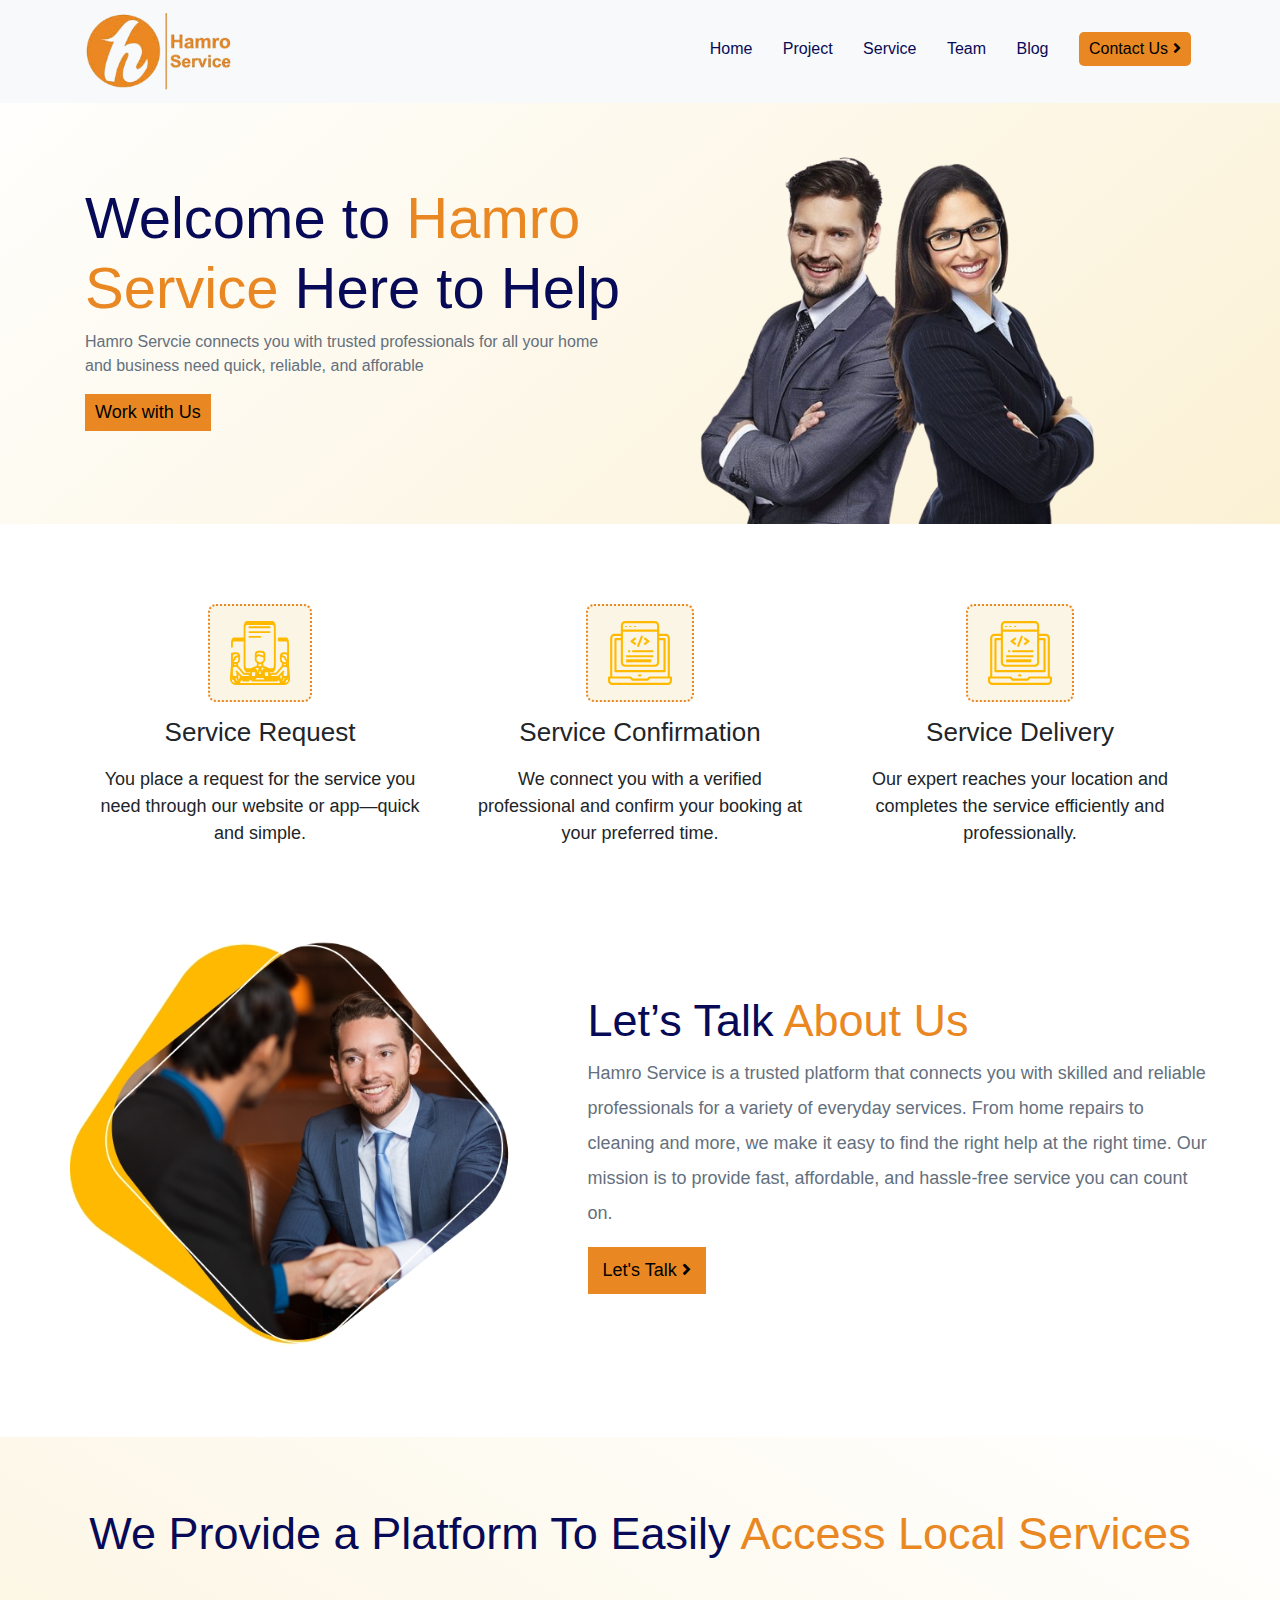
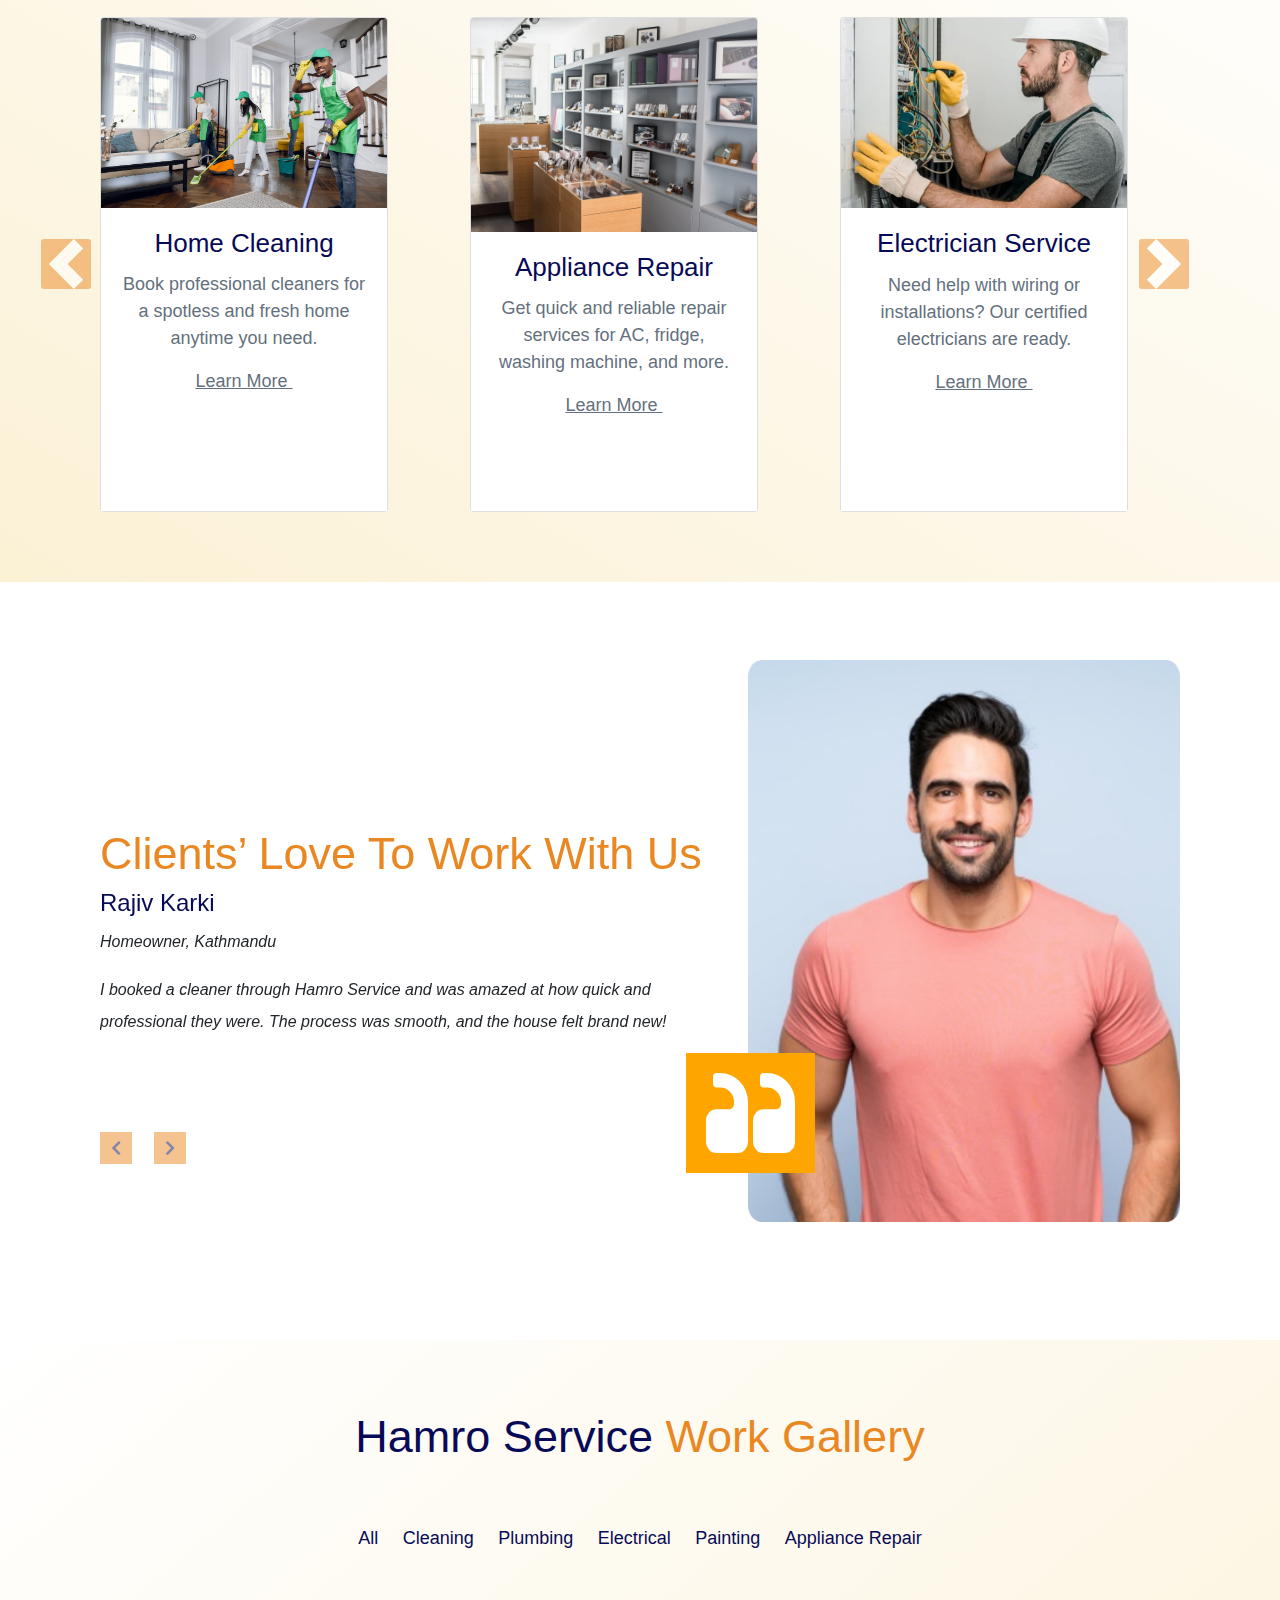
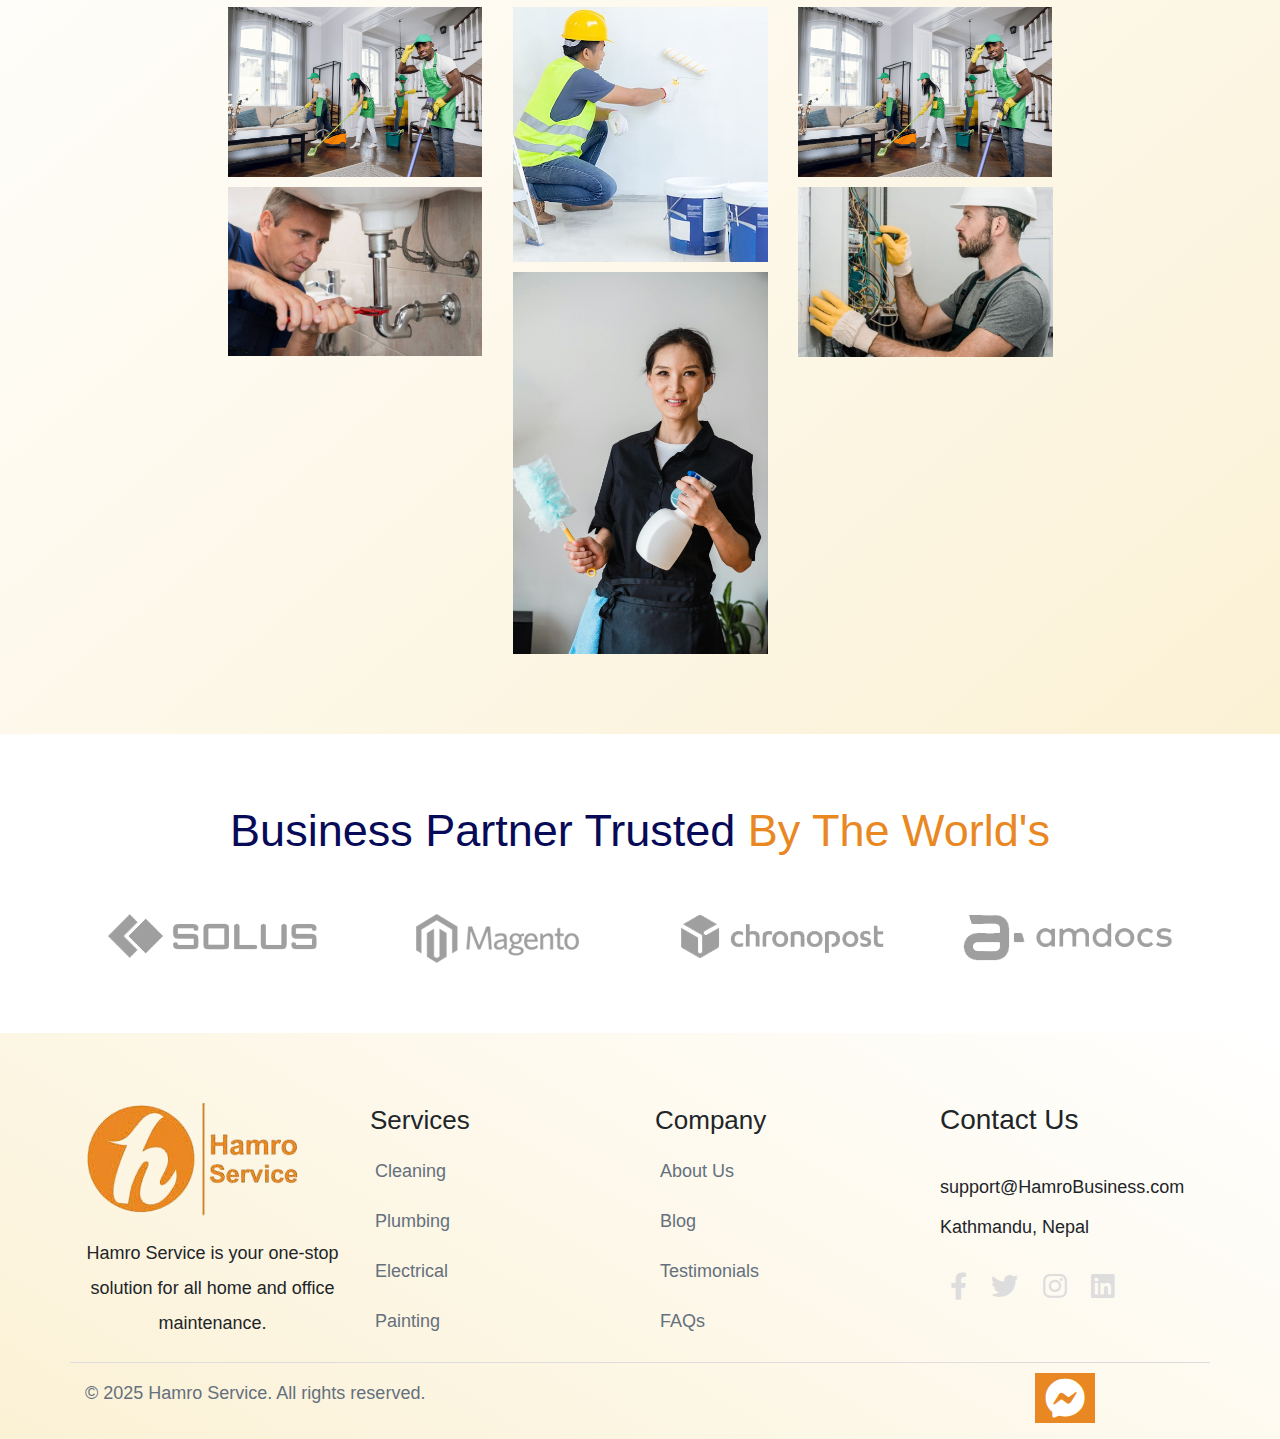
<file: index.html>
<!DOCTYPE html>
<html lang="en">

<head>
    <meta charset="UTF-8">
    <meta name="viewport" content="width=device-width, initial-scale=1.0">
    <title>HamroBusiness</title>
    <!-- Adding Stylesheets -->
    <link rel="stylesheet" href="https://cdnjs.cloudflare.com/ajax/libs/font-awesome/5.7.1/css/all.min.css">
    <link rel="stylesheet" href="https://maxcdn.bootstrapcdn.com/bootstrap/4.0.0/css/bootstrap.min.css"
        integrity="sha384-Gn5384xqQ1aoWXA+058RXPxPg6fy4IWvTNh0E263XmFcJlSAwiGgFAW/dAiS6JXm" crossorigin="anonymous">
    <link rel="stylesheet" href="./asset/css/style.css">
    <link rel="stylesheet" href="./asset/css/responsive.css">
</head>

<body>

    <!-- Header Start  -->
    <section class="header ">
        <!-- Header Navigation Start  -->
        <div class="container header-nav">
            <div class="row">
                <div class="col-md-12">
                    <nav class="navbar navbar-expand-lg navbar-light bg-light main-menu fixed-top ">
                        <div class="container">
                            <a href="#" class="navbar-brand">
                                <img src="./asset/image/Logo.png" alt=" hamrobusinessLogo">
                            </a>
                            <button class="navbar-toggler" data-toggle="collapse" data-target="#beeToggler">
                                <span class="navbar-toggler-icon"><i class="fa fa-bars"></i></span>
                            </button>
                            <div class="collapse navbar-collapse" id="beeToggler">
                                <ul class="navbar-nav ml-auto ">
                                    <li><a href="#">Home</a></li>
                                    &nbsp;
                                    <li><a href="./project.html">Project</a></li>
                                    &nbsp;
                                    <li><a href="./service.html">Service</a></li>
                                    &nbsp;
                                    <li><a href="./team.html">Team</a></li>
                                    &nbsp;
                                    <li><a href="./blog.html">Blog</a></li>
                                    &nbsp;
                                    <li>
                                        <a href="contact-us.html">
                                        <button class="nav-button">Contact Us <i class="fas fa-angle-right"></i> </button>
                                        </a>
                                    </li>
                                    &nbsp;
                                </ul>
                            </div>
                        </div>
                    </nav>
                </div>
            </div>
        </div>

        <!-- Header Navigation End  -->

        <!-- Header Banner Start  -->
        <div class="container header-content ">
            <div class="row ">
                <div class="col-md-6 centralize">
                    <div class="left-content ">
                        <h2>Welcome to <span class="highlight">Hamro Service</span> Here to Help   
                        </h2>
                        <p>
                           Hamro Servcie connects you with trusted professionals for all your home and business need quick, reliable, and afforable 
                        </p>
                        <div class="call-to-action">
                            <button>Work with Us</button>
                        </div>
                    </div>
                </div>
                <div class="col-md-6">
                    <div class="right-content" style="width: 650px;">
                        <img src="asset/image/header.png" alt="headerpicture">
                    </div>
                </div>
            </div>
        </div>


    </section>
    <!-- Header End  -->

    <!-- Work Process Start  -->
        <section class="work-process section-padding" style="background: #fff;">
            <div class="container">
                <div class="row">
                    <div class="col-md-4">
                        <div class="process-block">
                            <img src="./asset/image/discussion.svg" alt="Service Request">
                            <h3>Service Request</h3>
                            <p>You place a request for the service you need through our website or app—quick and simple.</p>
                        </div>
                    </div>
                    <div class="col-md-4">
                        <div class="process-block">
                            <img src="./asset/image/web-design.svg" alt="Service Confirmation">
                            <h3>Service Confirmation</h3>
                            <p>We connect you with a verified professional and confirm your booking at your preferred time.</p>
                        </div>
                    </div>
                    <div class="col-md-4">
                        <div class="process-block">
                            <img src="./asset/image/web-design.svg" alt="Service Delivery">
                            <h3>Service Delivery</h3>
                            <p>Our expert reaches your location and completes the service efficiently and professionally.</p>
                        </div>
                    </div>
                </div>
            </div>

            <div class="row mt-5">
                <div class="col-md-5">
                    <img src="./asset/image/meeting.jpg" alt="Client discussion" class="img img-fluid">
                </div>
                <div class="col-md-7 centralize">
                    <div class="project-discussion ">
                        <h2>Let’s Talk <span class="highlight">About Us</span> </h2>
                        <p>
                           Hamro Service is a trusted platform that connects you with skilled and reliable professionals for a variety of everyday services.
                           From home repairs to cleaning and more, we make it easy to find the right help at the right time.
                           Our mission is to provide fast, affordable, and hassle-free service you can count on.


                        </p>
                      
                        <button>Let's Talk <i class="fas fa-angle-right"></i></button>
                    </div>
                </div>
            </div>
        </div>
    </section>
    <!-- Work Process End  -->

    <!-- Services Start  -->
<section class="services section-padding">
    <div class="container">
        <div class="row">
            <h2 class="text-center w-100 service-heading">We Provide a Platform To Easily
                <span class="highlight">Access Local Services</span> </h2>
        </div>
    </div>

    <div class="container text-center mt-5">
        <div class="row mx-auto my-auto">
            <div id="myCarousel" class="carousel slide w-100" data-ride="carousel">
                <div class=".service-carousel carousel-inner w-100" role="listbox">
                    <div class="carousel-item active">
                        <div class="col-lg-4 col-md-6 col-sm-12 col-12">
                            <div class="card service-card" style="width: 18rem;">
                                <img class="card-img-top"
                                    src="./asset/image/cleaning service.jpeg"
                                    alt="Card image cap">
                                <div class="card-body bg-white">
                                    <h5 class="card-title">Home Cleaning</h5>
                                    <p class="card-text">Book professional cleaners for a spotless and fresh home anytime you need.</p>
                                    <a href="#" class="service-link">Learn More <i class="fas fa-angel-right"></i></a>
                                </div>
                            </div>
                        </div>
                    </div>
                    <div class="carousel-item">
                        <div class="col-lg-4 col-md-6 col-sm-12 col-12">
                            <div class="card service-card" style="width: 18rem;">
                                <img class="card-img-top"
                                    src="./asset/image/carpentar.jpg"
                                    alt="Card image cap">
                                <div class="card-body bg-white">
                                    <h5 class="card-title">Appliance Repair</h5>
                                    <p class="card-text">Get quick and reliable repair services for AC, fridge, washing machine, and more.</p>
                                    <a href="#" class="">Learn More <i class="fas fa-angel-right"></i></a>
                                </div>
                            </div>
                        </div>
                    </div>
                    <div class="carousel-item">
                        <div class="col-lg-4 col-md-6 col-sm-12 col-12">
                            <div class="card service-card" style="width: 18rem;">
                                <img class="card-img-top" src="./asset/image/electrician.jpg"
                                    alt="Card image cap">
                                <div class="card-body bg-white">
                                    <h5 class="card-title">Electrician Service</h5>
                                    <p class="card-text">Need help with wiring or installations? Our certified electricians are ready.</p>
                                    <a href="#" class="">Learn More <i class="fas fa-angel-right"></i></a>
                                </div>
                            </div>
                        </div>
                    </div>
                    <div class="carousel-item">
                        <div class="col-lg-4 col-md-6 col-sm-12 col-12">
                            <div class="card service-card" style="width: 18rem;">
                                <img class="card-img-top"
                                    src="./asset/image/plumbings.jpg"
                                    alt="Card image cap">
                                <div class="card-body bg-white">
                                    <h5 class="card-title">Plumbing Services</h5>
                                    <p class="card-text">Fix leaks, install pipes, or unclog drains with our experienced plumbers.</p>
                                    <a href="#" class="">Learn More <i class="fas fa-angel-right"></i></a>
                                </div>
                            </div>
                        </div>
                    </div>
             

                   
                </div>
                <a class="carousel-control-prev w-auto " href="#myCarousel" role="button" data-slide="prev">
                    <span class="carousel-control-prev-icon service-control-prev" aria-hidden="true"></span>
                    <span class="sr-only">Previous</span>
                </a>
                <a class="carousel-control-next w-auto" href="#myCarousel" role="button" data-slide="next">
                    <span class="carousel-control-next-icon service-control-next" aria-hidden="true"></span>
                    <span class="sr-only">Next</span>
                </a>
            </div>
        </div>
    </div>
</section>


    <!-- Services End  -->

        <!-- Testimonial Start  -->

        <section class="testimonial section-padding">
            <div class="container">
                <div class="card col-md-12 mt-2">
                    <div id="carouselExampleControls" class="carousel slide" data-ride="carousel" data-interval="100000">
                        <div class="w-100 carousel-inner mb-5" role="listbox">
                            <div class="carousel-item active">

                                <div class="row">
                                    <div class="col-lg-7 d-flex flex-column justify-content-center">
                                        <div class="testimonial-description">
                                            <h3> Clients’ Love To Work With Us </h3>
                                            <div class="client-meta-data">
                                                <h5>Rajiv Karki</h5>
                                                <p>Homeowner, Kathmandu</p>
                                                <p class="clients-feedback"> 
                                                    I booked a cleaner through Hamro Service and was amazed at how quick and professional they were.  
                                                    The process was smooth, and the house felt brand new!
                                                </p>
                                            </div>
                                        </div>
                                    </div>
                                    <div class="col-lg-5">
                                        <div class="client-picture">
                                            <img src="asset/image/client.png" alt="" class="img-fluid" />
                                            <img src="asset/image/coma.svg" alt="" class="coma" />
                                        </div>
                                    </div>
                                </div>
                            </div>

                            <!--START php slide-->

                            <div class="carousel-item">
                                <div class="row">
                                    <div class="col-md-7 d-flex flex-column justify-content-center">
                                        <div class="testimonial-description">
                                            <h3> Clients’ Love To Work With Us </h3>
                                            <div class="client-meta-data">
                                                <h5>Sarita Shrestha </h5>
                                                <p>Small Business Owner</p>
                                                <p class="clients-feedback">
                                                    I needed urgent electrical work at my shop. Hamro Service connected me with a skilled electrician in minutes — fast, reliable, and very affordable!
                                                </p>
                                            </div>
                                        </div>
                                    </div>
                                    <div class="col-md-5">
                                        <div class="client-picture">
                                            <img src="asset/image/client 2.png" alt="" style="width: 350px;" />
                                            <img src="./asset/image/coma.svg" alt="" class="coma" />
                                        </div>
                                    </div>
                                </div>
                            </div>

                            <!-- END php-->

                        </div>

                        <a class="carousel-control-prev testimonial-control" href="#carouselExampleControls" role="button"
                            data-slide="prev">
                            <span class="carousel-control-prev-icon testimonial-control-icon" aria-hidden="true"><i
                                    class="fas fa-chevron-left"></i></span>
                            <span class="sr-only">Previous</span>
                        </a>
                        <a class="carousel-control-next testimonial-control" href="#carouselExampleControls" role="button"
                            data-slide="next">
                            <span class="carousel-control-next-icon testimonial-control-icon" aria-hidden="true"><i
                                    class="fas fa-chevron-right"></i></span>
                            <span class="sr-only">Next</span>
                        </a>
                    </div>

                </div>
            </div>
        </section>
        <!-- Testimonial End  -->


            <!-- Portfolio Start  -->

        <section class="portfolio section-padding">
            <div class="container">
                <div class="row">
                    <div class="col-md-12">
                        <h2 class="text-center portfolio-heading">Hamro Service <span class="highlight">Work Gallery</span> </h2>
                    </div>
                </div>
            </div>
            <div class="container mt-5">
                <div class="row">
                    <div class="col-md-12">
                        <div class="portfolio-buttons text-center">
                            <button type="button" class="control" data-filter="all">All</button>
                            <button type="button" class="control" data-filter=".cleaning">Cleaning</button>
                            <button type="button" class="control" data-filter=".plumbing">Plumbing</button>
                            <button type="button" class="control" data-filter=".electrical">Electrical</button>
                            <button type="button" class="control" data-filter=".painting">Painting</button>
                            <button type="button" class="control" data-filter=".appliance">Appliance Repair</button>
                        </div>
                    </div>
                </div>
            </div>
            <div class="container myMixCont text-center" data-ref="mixitup-container">
                <div class="row d-flex justify-content-center ">
                    <div class="col-lg-3 col-md-3 col-sm-6 col-xs-6">
                        <a href="#"><img src="./asset/image/cleaning service.jpeg" class="img-fluid cleaning" data-ref="mixitup-target"></a>
                        <a href="#"><img src="./asset/image/plumbings.jpg" class="img-fluid plumbing" data-ref="mixitup-target"></a>
                    </div>
                    <div class="col-lg-3 col-md-3 col-sm-6 col-xs-6">
                        <a href="#"><img src="./asset/image/painting.jpg" class="img-fluid painting" data-ref="mixitup-target"></a>
                        <a href="#"><img src="./asset/image/cleaning services.jpg" class="img-fluid appliance" data-ref="mixitup-target"></a>
                    </div> 
                    <div class="col-lg-3 col-md-3 col-sm-6 col-xs-6">
                        <a href="#"><img src="./asset/image/cleaning service.jpeg" class="img-fluid plumbing" data-ref="mixitup-target"></a>
                        <a href="#"><img src="./asset/image/electrician.jpg" class="img-fluid electrical" data-ref="mixitup-target"></a> 
                    </div>
                </div>
            </div>
        </section>

    <!-- Partner Start  -->

    <section class="partners section-padding">
        <div class="container">
            <div class="row">
                <div class="col-md-12">
                    <h2 class="text-center partner-heading">Business Partner Trusted
                        <span class="highlight"> By The World's</span></h2>
                </div>
            </div>
            <div class="row mt-5">
                <div class="col-lg-3 col-md-6 d-flex justify-content-center">
                    <div class="partner">
                        <img src="./asset/image/A (3).png" alt="" class="img-fluid">
                    </div>
                </div>
                <div class="col-lg-3 col-md-6 d-flex justify-content-center">
                    <div class="partner">
                        <img src="./asset/image/A (4).png" alt="" class="img-fluid">
                    </div>
                </div>
                <div class="col-lg-3 col-md-6 d-flex justify-content-center">
                    <div class="partner">
                        <img src="./asset/image/A (2).png" alt="" class="img-fluid">
                    </div>
                </div>
                <div class="col-lg-3 col-md-6 d-flex justify-content-center">
                    <div class="partner">
                        <img src="./asset/image/A (1).png" alt="" class="img-fluid">
                    </div>
                </div>
            </div>
        </div>
    </section>
    <!-- Partner End  -->



<!-- Footer Start  -->

<section class="footer section-padding">
    <div class="container">
        <div class="row">
            <div class="col-md-3">
                <div class="footer-widget-1">
                    <img src="./asset/image/Logo.png" alt="Hamro Service Logo">
                    <p>
                        Hamro Service is your one-stop solution for all home and office maintenance.
                    </p>
                </div>
            </div>
            <div class="col-md-3">
                <div class="footer-widget-2">
                    <h3>Services</h3>
                    <ul>
                        <li><a href="#">Cleaning</a></li>
                        <li><a href="#">Plumbing</a></li>
                        <li><a href="#">Electrical</a></li>
                        <li><a href="#">Painting</a></li>
                    </ul>
                </div>
            </div>
            <div class="col-md-3">
                <div class="footer-widget-3">
                    <h3>Company</h3>
                    <ul>
                        <li><a href="#">About Us</a></li>
                        <li><a href="#">Blog</a></li>
                        <li><a href="#">Testimonials</a></li>
                        <li><a href="#">FAQs</a></li>
                    </ul>
                </div>
            </div>
            <div class="col-md-3">
                <div class="footer-widget-4">
                    <h3>Contact Us</h3>
                    <p>
                        support@HamroBusiness.com <br> Kathmandu, Nepal
                    </p>
                    <ul>
                        <li><a href="#"><i class="fab fa-facebook-f"></i></a></li>
                        <li><a href="#"><i class="fab fa-twitter"></i></a></li>
                        <li><a href="#"><i class="fab fa-instagram"></i></a></li>
                        <li><a href="#"><i class="fab fa-linkedin"></i></a></li>
                    </ul>
                </div>
            </div>
        </div>
        
        <div class="row" style="border-top: 1px solid #ddd; padding-top: 10px;">
            <div class="col-md-10">
                <div class="copyright-text">
                    <p>
                        © 2025 Hamro Service. All rights reserved.
                    </p>
                </div>
            </div>
            <div class="col-md-2">
                <div class="messenger">
                    <i class="fab fa-facebook-messenger"></i>
                </div>
            </div>
        </div>
    </div>
</section>
<!-- Footer End  -->

    <!--Adding Scripts-->
    <script src="https://code.jquery.com/jquery-3.5.1.min.js" integrity="sha256-9/aliU8dGd2tb6OSsuzixeV4y/faTqgFtohetphbbj0=" crossorigin="anonymous"></script>
    <script src="https://cdnjs.cloudflare.com/ajax/libs/popper.js/1.12.9/umd/popper.min.js"
        integrity="sha384-ApNbgh9B+Y1QKtv3Rn7W3mgPxhU9K/ScQsAP7hUibX39j7fakFPskvXusvfa0b4Q"
        crossorigin="anonymous"></script>
    <script src="https://maxcdn.bootstrapcdn.com/bootstrap/4.0.0/js/bootstrap.min.js"
        integrity="sha384-JZR6Spejh4U02d8jOt6vLEHfe/JQGiRRSQQxSfFWpi1MquVdAyjUar5+76PVCmYl"
        crossorigin="anonymous"></script>
        <script src="./asset/js/mixitup.min.js"></script>
    <script src="./asset/js/main.js"></script>
</body>

</html>
</file>
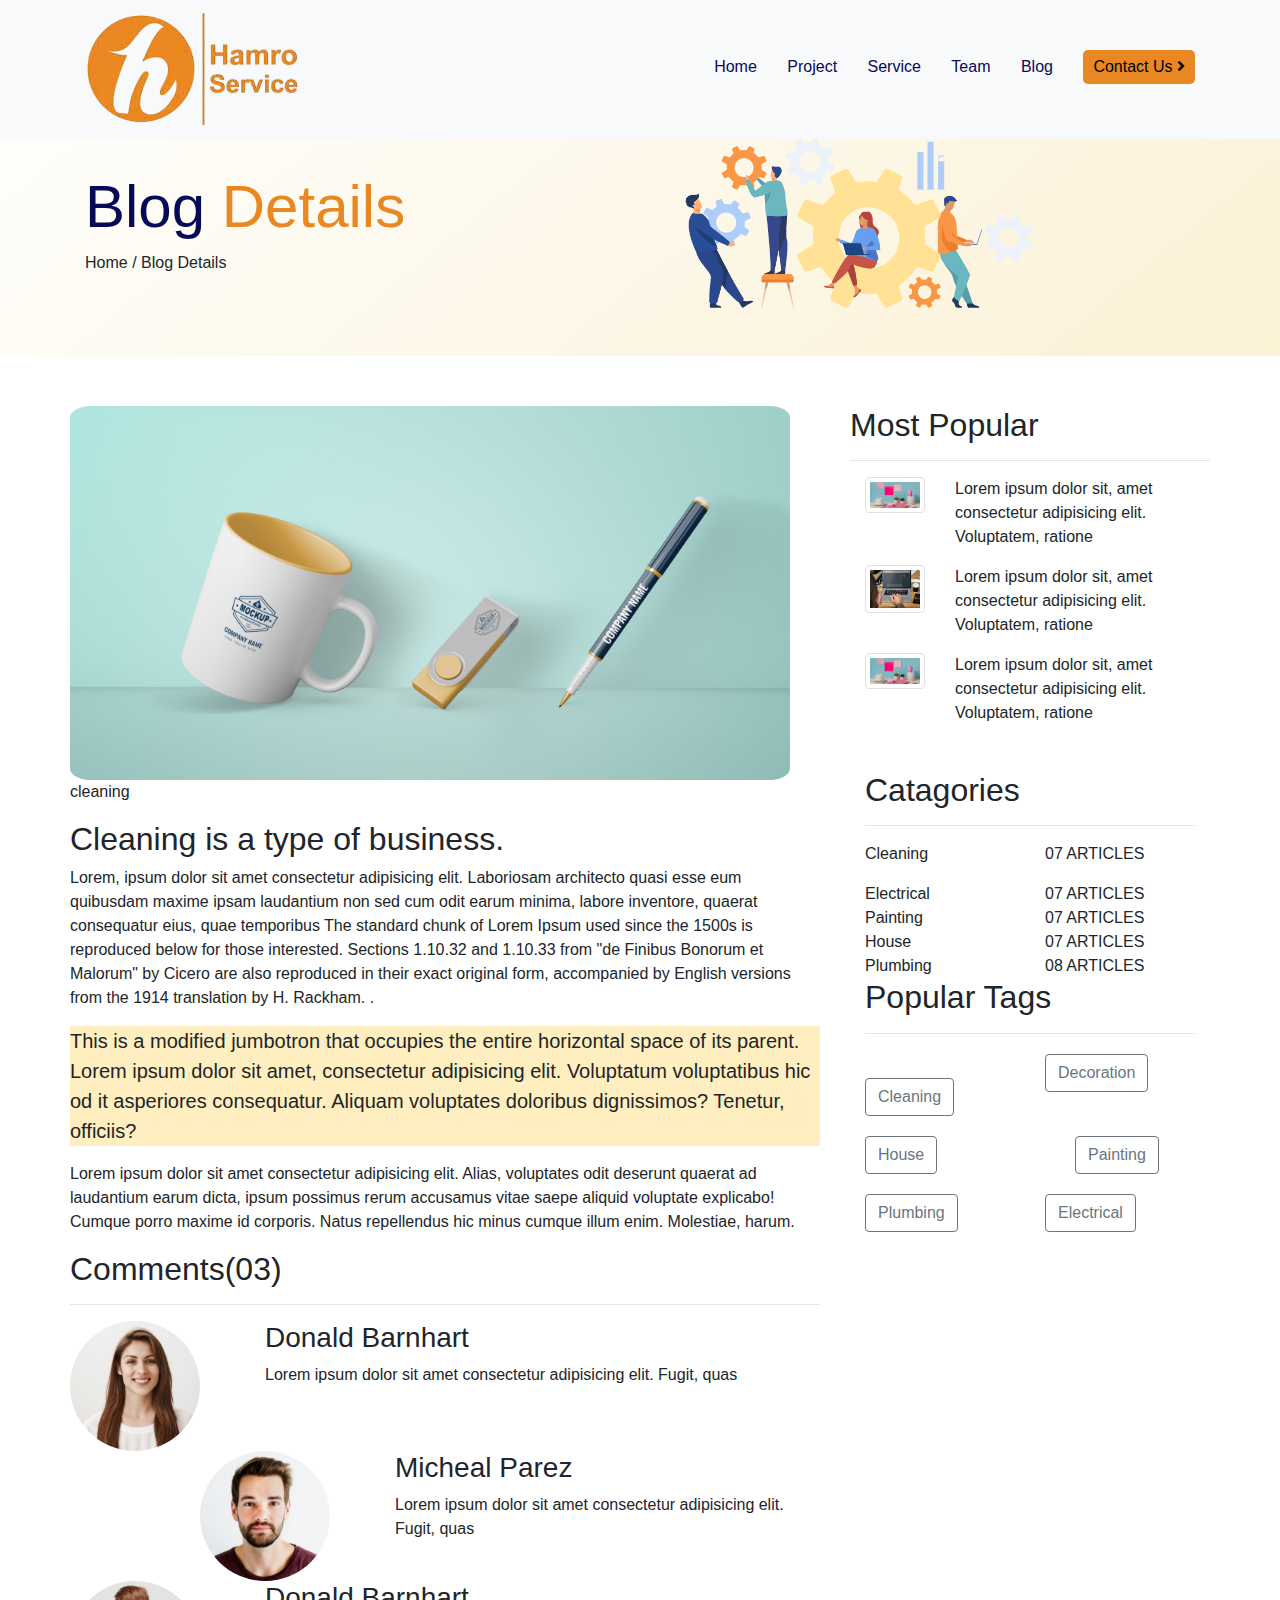
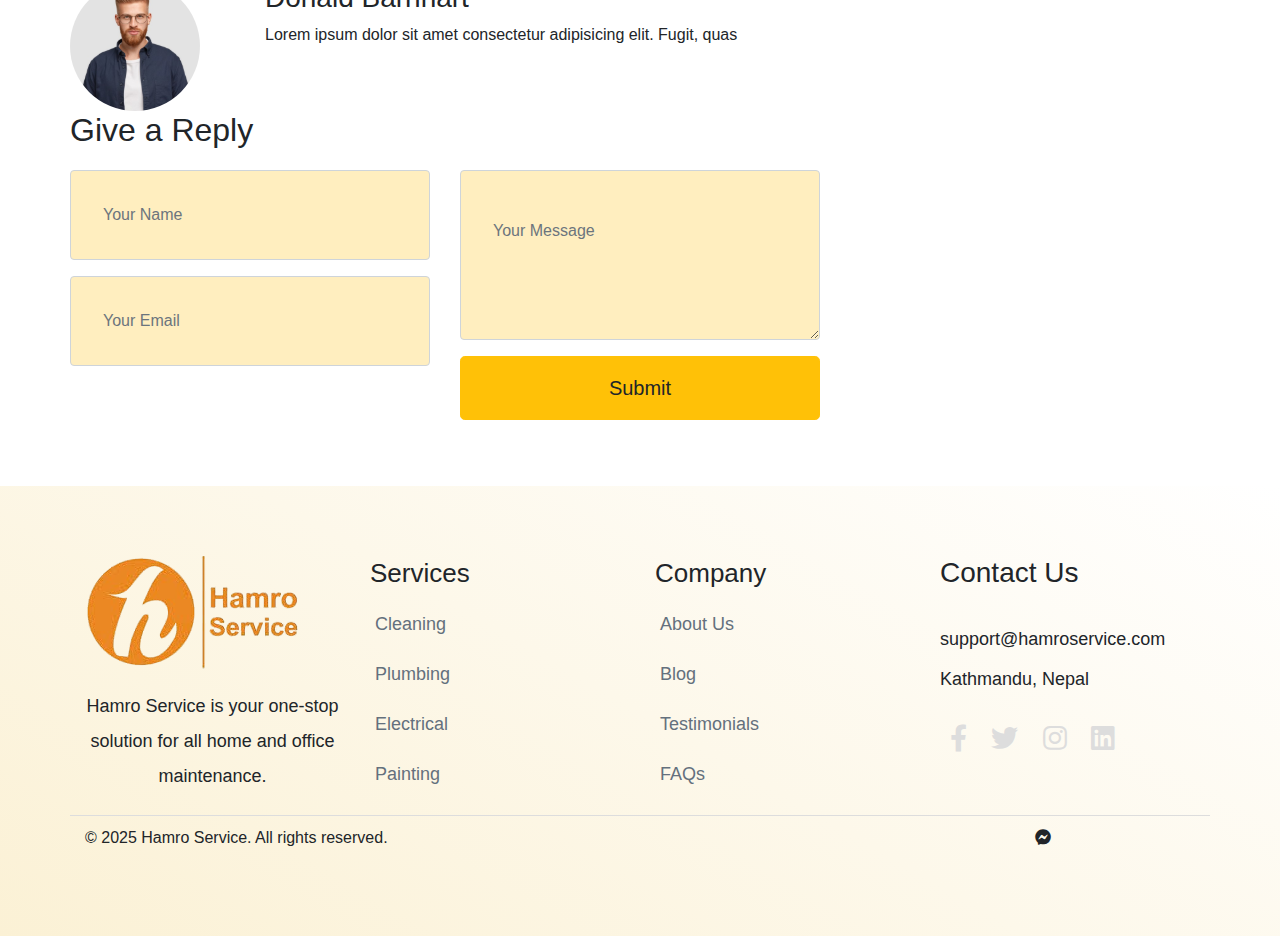
<file: blog-details.html>
<!DOCTYPE html>
<html lang="en">

<head>
    <meta charset="UTF-8">
    <meta name="viewport" content="width=device-width, initial-scale=1.0">
    <title>HamroBusiness</title>
    <link rel="icon" type="image/png" href="./asset/image/logo.png"/>
    <!-- Adding Stylesheets -->
    <link rel="stylesheet" href="https://cdnjs.cloudflare.com/ajax/libs/font-awesome/5.7.1/css/all.min.css">
    
    <link rel="stylesheet" href="https://maxcdn.bootstrapcdn.com/bootstrap/4.0.0/css/bootstrap.min.css"
        integrity="sha384-Gn5384xqQ1aoWXA+058RXPxPg6fy4IWvTNh0E263XmFcJlSAwiGgFAW/dAiS6JXm" crossorigin="anonymous">
    <link rel="stylesheet" href="./asset/css/service-details.css">
    <style>

        @media (max-width: 768px) { 
            .best-solutions{
           width: 80vw;
           margin-right: auto;
           margin-left: auto;

        }
         }
        
    </style>
</head>

<body>
    <!-- Header Start  -->
    <section class="header ">
        <!-- Header Navigation Start  -->
        <div class="container header-nav">
            <div class="row">
                <div class="col-md-12 col-sm-12">
                    <nav class="navbar navbar-expand-lg navbar-light bg-light main-menu fixed-top">
                        <div class="container">
                            <a href="#" class="navbar-brand">
                                <img src="./asset/image/Logo.png" alt="hamrobusinessLogo">
                            </a>
                            <button class="navbar-toggler" data-toggle="collapse" data-target="#beeToggler">
                                    <span class="navbar-toggler-icon"><i class="fa fa-bars"></i></span>
                            </button>
                            <div class="collapse navbar-collapse" id="beeToggler">
                                <ul class="navbar-nav ml-auto ">
                                    <li><a href="./index.html">Home</a></li>
                                    &nbsp;
                                    <li><a href="./project.html">Project</a></li>
                                    &nbsp;
                                    <li><a href="./service.html">Service</a></li>
                                    &nbsp;
                                    <li><a href="./team.html">Team</a></li>
                                    &nbsp;
                                    <li><a href="./blog.html">Blog</a></li>
                                    &nbsp;
                                    <li><a href="contact-us.html"><button class="nav-button">Contact Us <i class="fas fa-angle-right"></i> </button></a></li>
                                </ul>
                            </div> 
                        </div>
                    </nav>
                </div>
            </div>
        </div>

    <!-- Header Navigation End  -->

    <!-- Header Banner Start  -->
    <div class="container header-content ">
        <div class="row ">
            <div class="col-md-6 centralize">
                <div class="left-content ">
                    <h2>Blog <span class="highlight">Details</span> 
                    </h2>
                   Home / Blog Details
                    
                </div>
            </div>
            <div class="col-md-6">
                <div class="right-content">
                    <img src="./asset/image/Group 1387.png" alt="" class="py-5">
                </div>
            </div>
        </div>
    </div>
    

    </section>
    <!-- Header End  -->
    
    
    <!-- Blog details start  -->
    
    <section class="best-solutions" >
        <div class="container" style="padding: 50px 0px 50px 0px;">
            <div class="row">
                <div class="col-md-8 col-xs-12">
                    <img src="./asset/image/blog-details.svg" class="sample-image-service img-fluid">
                    <div class="blog-post"> 
                        <div class="blog-category">
                        <p> cleaning </p>
                    </div>
                        <h2 class="blog-title"> Cleaning is a type of business.</h2>  
                        <p>Lorem, ipsum dolor sit amet consectetur adipisicing
                            elit. Laboriosam architecto quasi esse eum quibusdam 
                            maxime ipsam laudantium non sed cum odit earum minima, labore
                             inventore, quaerat consequatur eius, quae temporibus
                             The standard chunk of Lorem Ipsum used since the 1500s is reproduced below for those interested. Sections 1.10.32 and 1.10.33 from "de Finibus Bonorum et Malorum" by Cicero are also reproduced in their exact original form, accompanied by English versions from the 1914 translation by H. Rackham.
                             .</p>     
                             
                            <p style="background:#FFEEBF" class="lead">This is a modified jumbotron that occupies the entire horizontal space of its parent.
                            Lorem ipsum dolor sit amet, consectetur adipisicing elit. Voluptatum voluptatibus hic od
                            it asperiores consequatur. Aliquam voluptates doloribus dignissimos? Tenetur, officiis?</p>

                            <p>Lorem ipsum dolor sit amet consectetur adipisicing elit. Alias, voluptates odit deserunt
                                 quaerat ad laudantium earum dicta, ipsum possimus rerum accusamus vitae saepe aliquid voluptate
                                 explicabo! Cumque porro maxime id corporis. Natus repellendus hic minus cumque illum enim. 
                                 Molestiae, harum.</p>

                                 <h2>Comments(03)</h2>
                                 <hr>

                                 <div class="row" class="centralize">
                                   <div class="col-md-3">
                                       <img src="./asset/image/blog-details1.svg" class="img-fluid"alt="">
                                   </div>
                                   <div class="col-md-9" class="justify-content-center">
                                       <h3>Donald Barnhart</h3>
                                       <p>Lorem ipsum dolor sit amet consectetur adipisicing elit. Fugit, quas</p>
                                   </div>
                                 </div>

                                 <div class="row">
                                     <div class="col-md-2"></div>
                                     <div class="col-md-3">
                                         <img src="./asset/image/blogdetails2.svg" class="img-fluid" alt="">
                                     </div>
                                     <div class="col-md-7" class="justify-content-center">
                                         <h3>Micheal Parez</h3>
                                        <p>Lorem ipsum dolor sit amet consectetur adipisicing elit. Fugit, quas</p>
                                     </div>
                                 </div>

                                 <div class="row">
                                    <div class="col-md-3">
                                        <img src="./asset/image/blog-details3.svg" class="img-fluid" alt="">
                                    </div>
                                    <div class="col-md-9" class="justify-content-center">
                                        <h3>Donald Barnhart</h3>
                                        <p>Lorem ipsum dolor sit amet consectetur adipisicing elit. Fugit, quas</p>
                                    </div>
                                 </div>

                               
                                 <h2>Give a Reply</h2>
                                 <div class="row" style="margin-top: 20px;">
                                     <div class="col-md-6">
                                        <div class="mb-3">
                                            <input style="background:#FFEEBF" type="name" class="form-control" id="exampleFormControlInput1" placeholder="Your Name">
                                        </div>
                                        <div class="mb-3">
                                            <input style="background:#FFEEBF" type="email" class="form-control" id="exampleFormControlInput1" placeholder="Your Email">
                                        </div>
                                    </div>
                                     
                                     <div class="col-md-6">
                                        <div class="mb-3">
                                            <textarea style="background:#FFEEBF" class="form-control py-5" id="exampleFormControlTextarea1" rows="3" placeholder="Your Message"></textarea>
                                    <button type="button" class="btn btn-warning btn-lg btn-block get-quote-button py-3">Submit</button>
                                
                                     </div>
                                 </div>
                               
                </div>
            </div>
        </div>

        <div class="col-md-4 col-xs-12">
            <h2> Most Popular </h2>
            <hr>
            <div class="container">  
            <div class="row">

                 <div class="col-md-3">
                     <img src="./asset/image/Images (7).svg" class="img-thumbnail" alt="">
                   </div>
                  <div class="col-md-9">
                    <p>Lorem ipsum dolor sit, amet consectetur adipisicing elit. Voluptatem, ratione</p>
                  </div>
              </div>

              <div class="row">
                 <div class="col-md-3">
                    <img src="./asset/image/website-template-design-laptop-screen.png" class="img-thumbnail" alt="">
                  </div>
                  <div class="col-md-9">
                    <p>Lorem ipsum dolor sit, amet consectetur adipisicing elit. Voluptatem, ratione</p>

                 </div>
              </div>

              <div class="row">
                <div class="col-md-3">
                    <img src="./asset/image/service_details_sample.png"  class="img-thumbnail" alt="">
                </div>
                <div class="col-md-9">
                    <p>Lorem ipsum dolor sit, amet consectetur adipisicing elit. Voluptatem, ratione</p>
                </div>
            </div>
        </div>
        <div class="container" style="padding-top: 30px;">
            <h2>Catagories</h2>
            <hr>
            <div class="row">
                <div class="col-md-6"><p>Cleaning</p></div>
                <div class="col-md-6">07 ARTICLES</div>
            </div>
            <div class="row">
                <div class="col-md-6">Electrical</div>
                <div class="col-md-6">07 ARTICLES</div>
            </div>
            <div class="row">
                <div class="col-md-6">Painting</div>
                <div class="col-md-6">07 ARTICLES</div>
            </div>
            <div class="row">
                <div class="col-md-6">House</div>
                <div class="col-md-6">07 ARTICLES</div>
            </div>
            <div class="row">
                <div class="col-md-6">Plumbing</div>
                <div class="col-md-6">08 ARTICLES</div>
            </div>


        </div>
            <div class="container">
            <h2>Popular Tags</h2>
            <hr>          
                <div class="row" style="margin-top: 20px;">
                    <div class="col-md-6"><button class="btn btn-outline-secondary mt-md-4">Cleaning</button></div>
                    <div class="col-md-6"><button class="btn btn-outline-secondary">Decoration</button></div>
                </div>
                <div class="row" style="margin-top: 20px;">
                    <div class="col-md-7"> <button class="btn btn-outline-secondary ">House </button></div>
                    <div class="col-md-5"> <button class="btn btn-outline-secondary">Painting</button></div>
                </div>
                <div class="row" style="margin-top: 20px;">
                    <div class="col-md-6"><button class="btn btn-outline-secondary">Plumbing</button></div>
                    <div class="col-md-6"><button class="btn btn-outline-secondary">Electrical</button></div>
                </div>

            </div>

        </div>



    </div>
</div>

</section>
<!-- blog-details- finish -->


        
    
        
      
<!-- Footer Start  -->

<section class="footer section-padding">
    <div class="container">
        <div class="row">
            <div class="col-md-3">
                <div class="footer-widget-1">
                    <img src="./asset/image/Logo.png" alt="Hamro Service Logo">
                    <p>
                        Hamro Service is your one-stop solution for all home and office maintenance.
                    </p>
                </div>
            </div>
            <div class="col-md-3">
                <div class="footer-widget-2">
                    <h3>Services</h3>
                    <ul>
                        <li><a href="#">Cleaning</a></li>
                        <li><a href="#">Plumbing</a></li>
                        <li><a href="#">Electrical</a></li>
                        <li><a href="#">Painting</a></li>
                    </ul>
                </div>
            </div>
            <div class="col-md-3">
                <div class="footer-widget-3">
                    <h3>Company</h3>
                    <ul>
                        <li><a href="#">About Us</a></li>
                        <li><a href="#">Blog</a></li>
                        <li><a href="#">Testimonials</a></li>
                        <li><a href="#">FAQs</a></li>
                    </ul>
                </div>
            </div>
            <div class="col-md-3">
                <div class="footer-widget-4">
                    <h3>Contact Us</h3>
                    <p>
                        support@hamroservice.com <br> Kathmandu, Nepal
                    </p>
                    <ul>
                        <li><a href="#"><i class="fab fa-facebook-f"></i></a></li>
                        <li><a href="#"><i class="fab fa-twitter"></i></a></li>
                        <li><a href="#"><i class="fab fa-instagram"></i></a></li>
                        <li><a href="#"><i class="fab fa-linkedin"></i></a></li>
                    </ul>
                </div>
            </div>
        </div>
        
        <div class="row" style="border-top: 1px solid #ddd; padding-top: 10px;">
            <div class="col-md-10">
                <div class="copyright-text">
                    <p>
                        © 2025 Hamro Service. All rights reserved.
                    </p>
                </div>
            </div>
            <div class="col-md-2">
                <div class="messenger">
                    <i class="fab fa-facebook-messenger"></i>
                </div>
            </div>
        </div>
    </div>
</section>
<!-- Footer End  -->
    
        <!--Adding Scripts-->
        <script src="https://code.jquery.com/jquery-3.2.1.slim.min.js"
            integrity="sha384-KJ3o2DKtIkvYIK3UENzmM7KCkRr/rE9/Qpg6aAZGJwFDMVNA/GpGFF93hXpG5KkN"
            crossorigin="anonymous"></script>
        <script src="https://cdnjs.cloudflare.com/ajax/libs/popper.js/1.12.9/umd/popper.min.js"
            integrity="sha384-ApNbgh9B+Y1QKtv3Rn7W3mgPxhU9K/ScQsAP7hUibX39j7fakFPskvXusvfa0b4Q"
            crossorigin="anonymous"></script>
        <script src="https://maxcdn.bootstrapcdn.com/bootstrap/4.0.0/js/bootstrap.min.js"
            integrity="sha384-JZR6Spejh4U02d8jOt6vLEHfe/JQGiRRSQQxSfFWpi1MquVdAyjUar5+76PVCmYl"
            crossorigin="anonymous"></script>
    </body>
    
    </html>
</file>
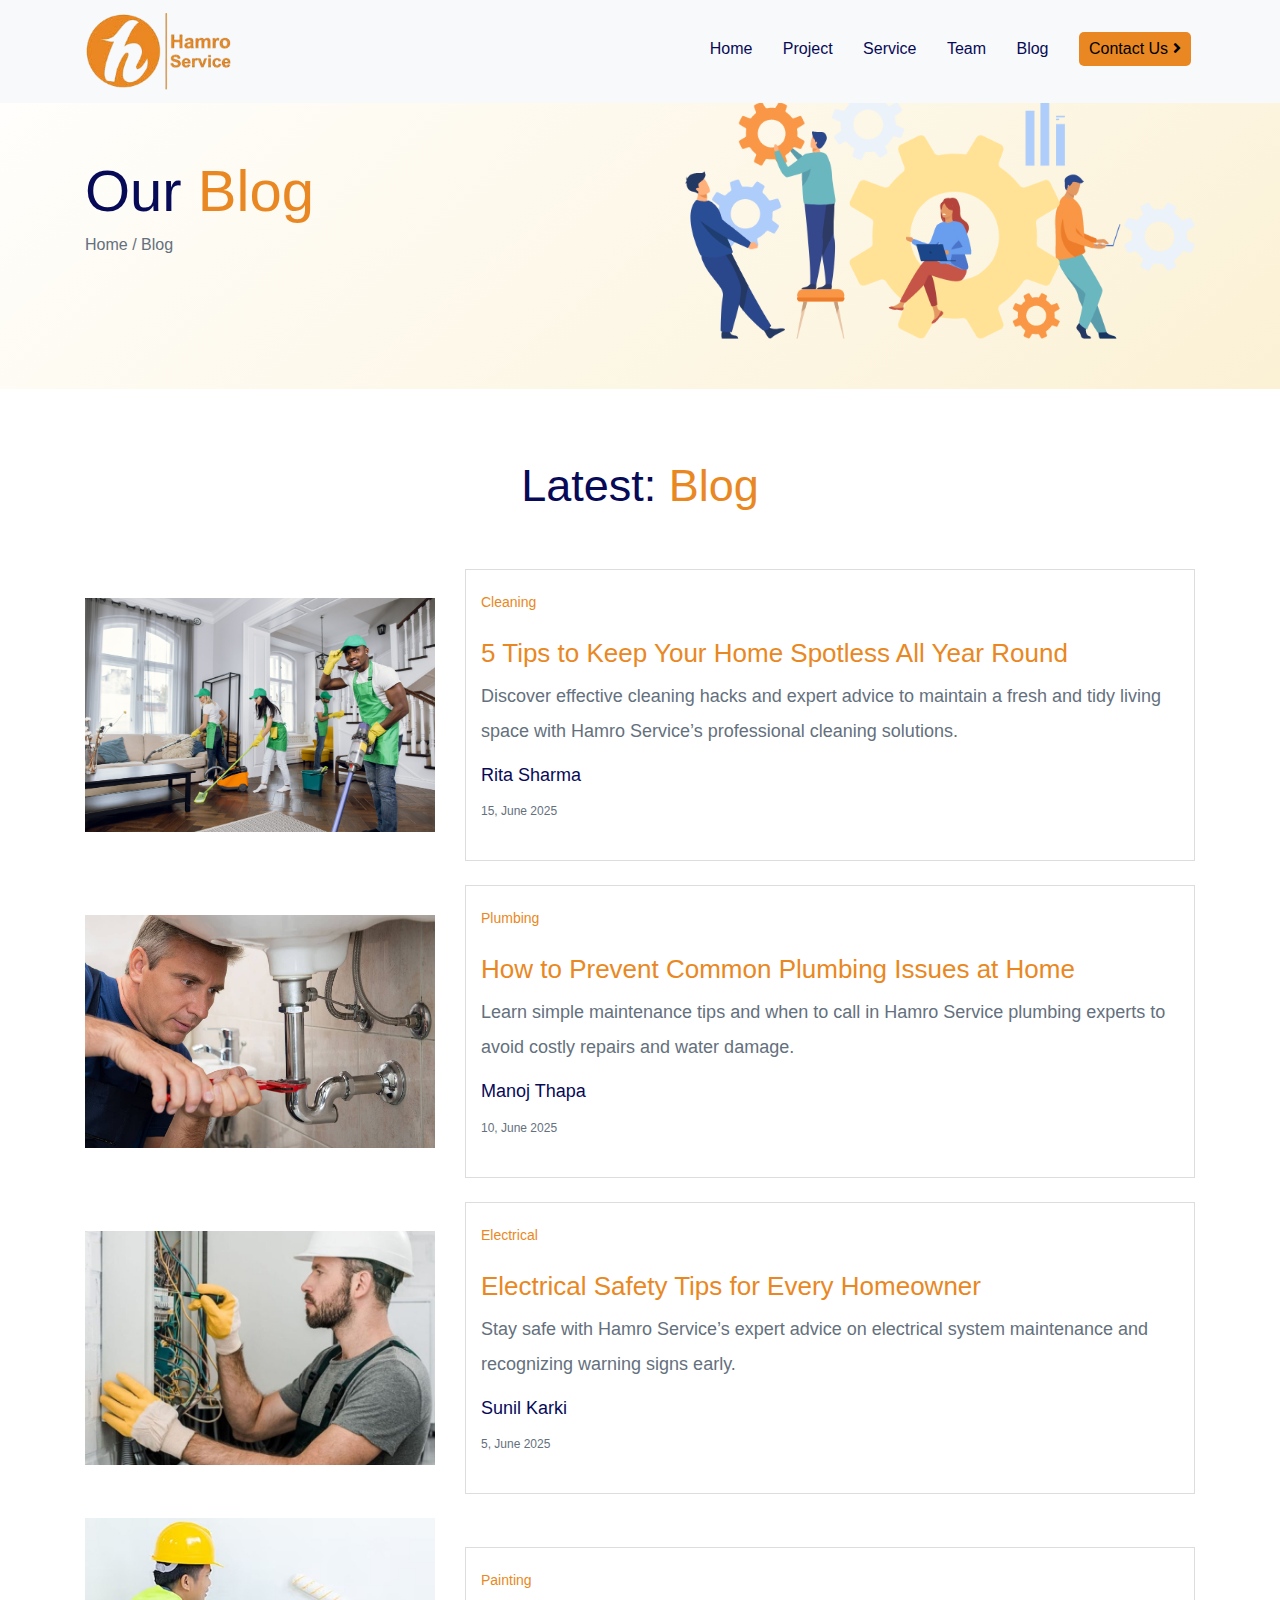
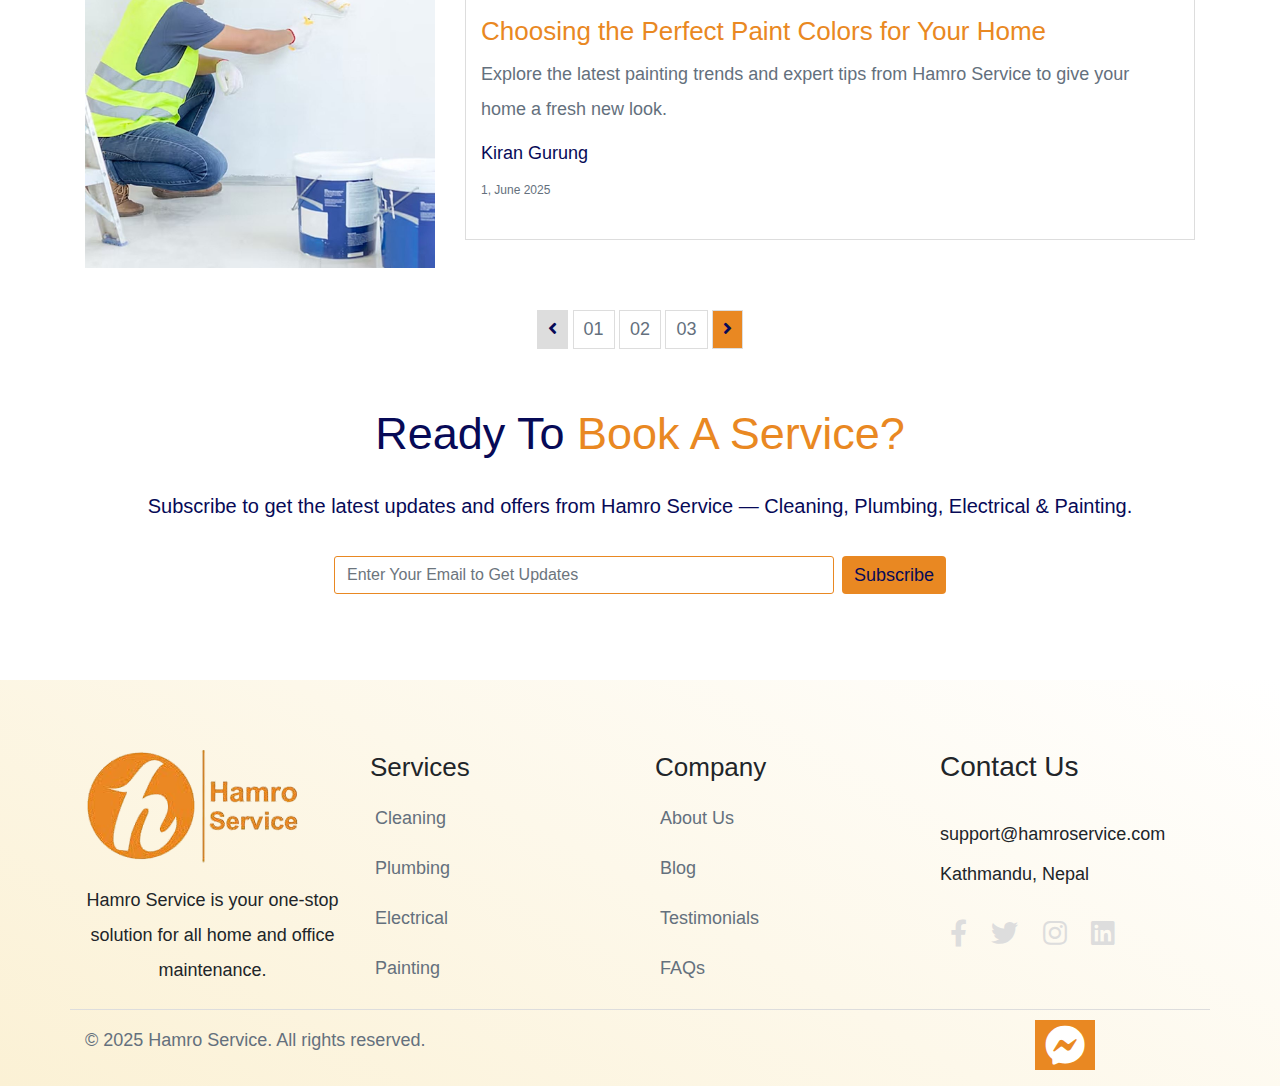
<file: blog.html>
<!DOCTYPE html>
<html lang="en">

<head>
    <meta charset="UTF-8">
    <meta name="viewport" content="width=device-width, initial-scale=1.0">
    <title>HamroBusiness</title>
    <!-- Adding Stylesheets -->
    <link rel="stylesheet" href="https://cdnjs.cloudflare.com/ajax/libs/font-awesome/5.7.1/css/all.min.css">
    <link rel="stylesheet" href="https://maxcdn.bootstrapcdn.com/bootstrap/4.0.0/css/bootstrap.min.css"
        integrity="sha384-Gn5384xqQ1aoWXA+058RXPxPg6fy4IWvTNh0E263XmFcJlSAwiGgFAW/dAiS6JXm" crossorigin="anonymous">
    <link rel="stylesheet" href="./asset/css/style.css">
    <link rel="stylesheet" href="./asset/css/responsive.css">
</head>
<body>
	<!-- Header Start  -->
    <section class="header contact-header">
        <!-- Header Navigation Start  -->
        <div class="container header-nav">
            <div class="row">
                <div class="col-md-12">
                    <nav class="navbar navbar-expand-lg navbar-light bg-light main-menu fixed-top">
                        <div class="container">
                            <a href="#" class="navbar-brand">
                                <img src="./asset/image/Logo.png" alt="hamrobusinessLogo">
                            </a>
                            <button class="navbar-toggler" data-toggle="collapse" data-target="#beeToggler">
                                <span class="navbar-toggler-icon"><i class="fa fa-bars"></i></span>
                            </button>
                            <div class="collapse navbar-collapse" id="beeToggler">
                                <ul class="navbar-nav ml-auto ">
                                    <li><a href="./index.html">Home</a></li>
									&nbsp;
                                    <li><a href="./project.html">Project</a></li>
									&nbsp;
                                    <li><a href="./service.html">Service</a></li>
									&nbsp;
                                    <li><a href="./team.html">Team</a></li>
									&nbsp;
                                    <li><a href="#">Blog</a></li>
									&nbsp;
                                    <li>
										<a href="./contact-us.html">
											<button class="nav-button">Contact Us <i class="fas fa-angle-right"></i> </button>
										</a>
									</li>
									&nbsp;
                                </ul>
                            </div>
                        </div>
                    </nav>
                </div>
            </div>
        </div>

        <!-- Header Navigation End  -->

        <!-- Header Banner Start  -->
        <div class="container header-content ">
            <div class="row h-100">
                <div class="col-md-6 centralize">
                    <div class="left-content ">
                        <h2>Our <span class="highlight">Blog</span>
                        </h2>
                        <p>
                            Home / Blog
                        </p>
                    </div>
                </div>
                <div class="col-md-6 centralize">
                    <div class="right-content">
                        <img src="./asset/image/Group 1387.png" alt="">
                    </div>
                </div>
            </div>
        </div>


    </section>

    <!-- Header End  -->
	
	<!-- Latest Blog Start  -->

<section class="latest-blog section-padding">
    <div class="container">
        <div class="row">
            <h2 class="text-center w-100 service-heading">Latest:
                <span class="highlight">Blog</span> </h2>
        </div>
    </div>
    <div class="container mt-5 blog-container">
        <!-- Blog Post 1 -->
        <div class="row">
            <div class="col-md-4 centralize">
                <img src="./asset/image/cleaning service.jpeg" alt="Cleaning Service" class="img-fluid"/>
            </div>
            <div class="col-md-8 centralize">
                <div class="blog-post">
                    <div class="blog-category">
                        <p> Cleaning </p>
                    </div>
                    <div class="blog-content">
                        <a href="./service_details.html"><h2 class="blog-title">5 Tips to Keep Your Home Spotless All Year Round</h2></a>
                        <p class="blog-exercpt">
                            Discover effective cleaning hacks and expert advice to maintain a fresh and tidy living space with Hamro Service’s professional cleaning solutions.
                        </p>
                    </div>
                    <div class="blog-meta">
                        <h3>Rita Sharma</h3>
                        <p class="date"> 15, June 2025 </p>
                    </div>
                </div>
            </div>
        </div>

        <!-- Blog Post 2 -->
        <div class="row mt-4">
            <div class="col-md-4 centralize">
                <img src="./asset/image/plumbings.jpg" alt="Plumbing Service" class="img-fluid"/>
            </div>
            <div class="col-md-8 centralize">
                <div class="blog-post">
                    <div class="blog-category">
                        <p> Plumbing </p>
                    </div>
                    <div class="blog-content">
                        <a href="./service_details.html"><h2 class="blog-title">How to Prevent Common Plumbing Issues at Home</h2></a>
                        <p class="blog-exercpt">
                            Learn simple maintenance tips and when to call in Hamro Service plumbing experts to avoid costly repairs and water damage.
                        </p>
                    </div>
                    <div class="blog-meta">
                        <h3>Manoj Thapa</h3>
                        <p class="date"> 10, June 2025 </p>
                    </div>
                </div>
            </div>
        </div>

        <!-- Blog Post 3 -->
        <div class="row mt-4">
            <div class="col-md-4 centralize">
                <img src="./asset/image/electrician.jpg" alt="Electrical Service" class="img-fluid"/>
            </div>
            <div class="col-md-8 centralize">
                <div class="blog-post">
                    <div class="blog-category">
                        <p> Electrical </p>
                    </div>
                    <div class="blog-content">
                        <a href="./service_details.html"><h2 class="blog-title">Electrical Safety Tips for Every Homeowner</h2></a>
                        <p class="blog-exercpt">
                            Stay safe with Hamro Service’s expert advice on electrical system maintenance and recognizing warning signs early.
                        </p>
                    </div>
                    <div class="blog-meta">
                        <h3>Sunil Karki</h3>
                        <p class="date"> 5, June 2025 </p>
                    </div>
                </div>
            </div>
        </div>

        <!-- Blog Post 4 -->
        <div class="row mt-4">
            <div class="col-md-4 centralize">
                <img src="./asset/image/painting.jpg" alt="Painting Service" class="img-fluid"/>
            </div>
            <div class="col-md-8 centralize">
                <div class="blog-post">
                    <div class="blog-category">
                        <p> Painting </p>
                    </div>
                    <div class="blog-content">
                        <a href="./service_details.html"><h2 class="blog-title">Choosing the Perfect Paint Colors for Your Home</h2></a>
                        <p class="blog-exercpt">
                            Explore the latest painting trends and expert tips from Hamro Service to give your home a fresh new look.
                        </p>
                    </div>
                    <div class="blog-meta">
                        <h3>Kiran Gurung</h3>
                        <p class="date"> 1, June 2025 </p>
                    </div>
                </div>
            </div>
        </div>

        <div class="row mt-5 justify-content-center">
            <div class="col-md-6 d-flex justify-content-center">
                <div class="pagination">
                    <ul>
                        <li class="previous"><a href="#"><i class="fas fa-angle-left"></i></a></li>
                        <li><a href="#">01</a></li>
                        <li><a href="#">02</a></li>
                        <li><a href="#">03</a></li>
                        <li class="next"><a href="#"><i class="fas fa-angle-right"></i></a></li>
                    </ul>
                </div>
            </div>
        </div>
    </div>

    <div class="container mt-5">
    <div class="row">
        <h2 class="text-center w-100 service-heading">
            Ready To 
            <span class="highlight">Book A Service?</span>
        </h2>
        <p class="sub-heading text-center w-100">
            Subscribe to get the latest updates and offers from Hamro Service — Cleaning, Plumbing, Electrical & Painting.
        </p>
    </div>
    <div class="row">
        <div class="col-md-12 mt-3">
            <form action="" method="post" id="newsletter-form">
                <div class="form-group d-flex justify-content-center">
                    <label for="client-mail" class="sr-only">Email address</label>
                    <input 
                        type="email" 
                        class="form-control" 
                        id="client-mail" 
                        name="client-mail" 
                        placeholder="Enter Your Email to Get Updates" 
                        required
                    >
                    <button type="submit" class="btn btn-primary ml-2">Subscribe</button>
                </div>
            </form>
        </div>
    </div>
</div>

</section>

	
<!-- Footer Start  -->

<section class="footer section-padding">
    <div class="container">
        <div class="row">
            <div class="col-md-3">
                <div class="footer-widget-1">
                    <img src="./asset/image/Logo.png" alt="Hamro Service Logo">
                    <p>
                        Hamro Service is your one-stop solution for all home and office maintenance.
                    </p>
                </div>
            </div>
            <div class="col-md-3">
                <div class="footer-widget-2">
                    <h3>Services</h3>
                    <ul>
                        <li><a href="#">Cleaning</a></li>
                        <li><a href="#">Plumbing</a></li>
                        <li><a href="#">Electrical</a></li>
                        <li><a href="#">Painting</a></li>
                    </ul>
                </div>
            </div>
            <div class="col-md-3">
                <div class="footer-widget-3">
                    <h3>Company</h3>
                    <ul>
                        <li><a href="#">About Us</a></li>
                        <li><a href="#">Blog</a></li>
                        <li><a href="#">Testimonials</a></li>
                        <li><a href="#">FAQs</a></li>
                    </ul>
                </div>
            </div>
            <div class="col-md-3">
                <div class="footer-widget-4">
                    <h3>Contact Us</h3>
                    <p>
                        support@hamroservice.com <br> Kathmandu, Nepal
                    </p>
                    <ul>
                        <li><a href="#"><i class="fab fa-facebook-f"></i></a></li>
                        <li><a href="#"><i class="fab fa-twitter"></i></a></li>
                        <li><a href="#"><i class="fab fa-instagram"></i></a></li>
                        <li><a href="#"><i class="fab fa-linkedin"></i></a></li>
                    </ul>
                </div>
            </div>
        </div>
        
        <div class="row" style="border-top: 1px solid #ddd; padding-top: 10px;">
            <div class="col-md-10">
                <div class="copyright-text">
                    <p>
                        © 2025 Hamro Service. All rights reserved.
                    </p>
                </div>
            </div>
            <div class="col-md-2">
                <div class="messenger">
                    <i class="fab fa-facebook-messenger"></i>
                </div>
            </div>
        </div>
    </div>
</section>
<!-- Footer End  -->
    <!--Adding Scripts-->
    <script src="https://code.jquery.com/jquery-3.5.1.min.js" integrity="sha256-9/aliU8dGd2tb6OSsuzixeV4y/faTqgFtohetphbbj0=" crossorigin="anonymous"></script>
    <script src="https://cdnjs.cloudflare.com/ajax/libs/popper.js/1.12.9/umd/popper.min.js"
        integrity="sha384-ApNbgh9B+Y1QKtv3Rn7W3mgPxhU9K/ScQsAP7hUibX39j7fakFPskvXusvfa0b4Q"
        crossorigin="anonymous"></script>
    <script src="https://maxcdn.bootstrapcdn.com/bootstrap/4.0.0/js/bootstrap.min.js"
        integrity="sha384-JZR6Spejh4U02d8jOt6vLEHfe/JQGiRRSQQxSfFWpi1MquVdAyjUar5+76PVCmYl"
        crossorigin="anonymous"></script>
        <script src="./asset/js/mixitup.min.js"></script>
    <script src="./asset/js/main.js"></script>
</body>

</html>
</file>
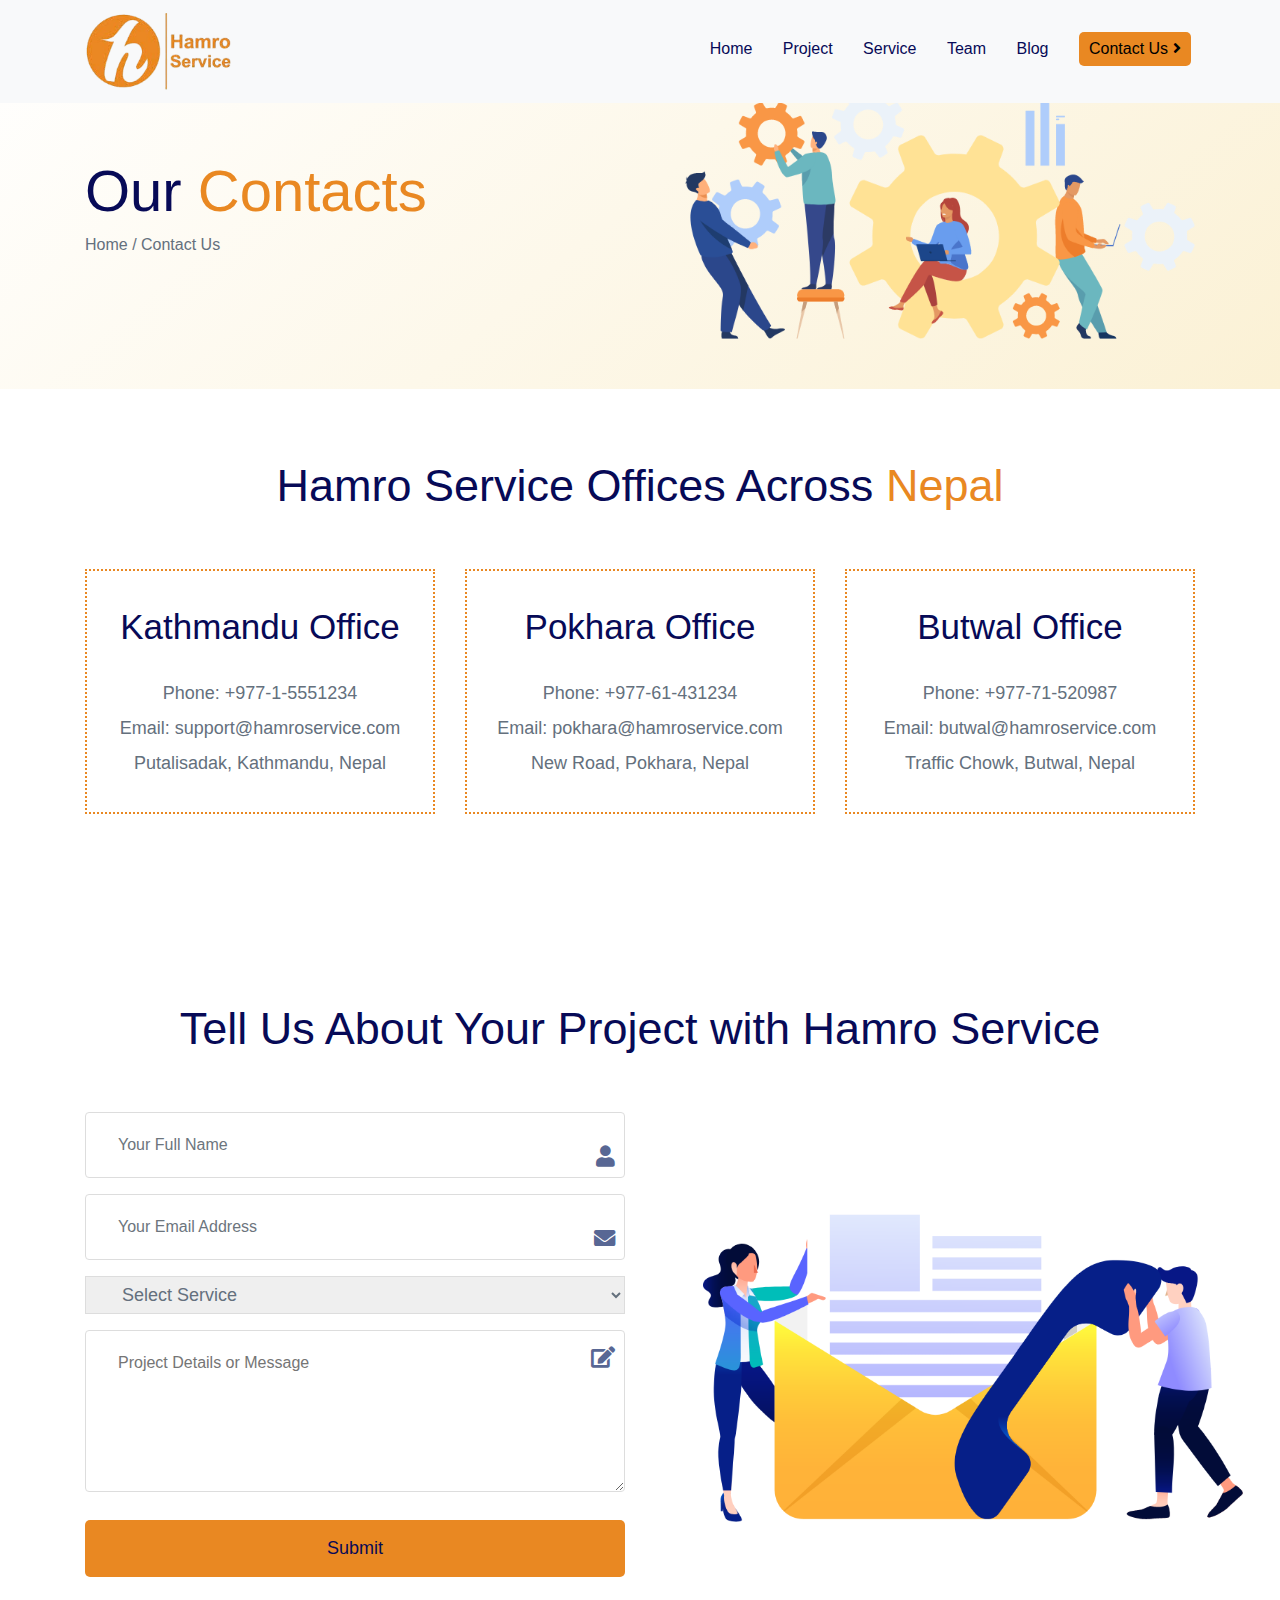
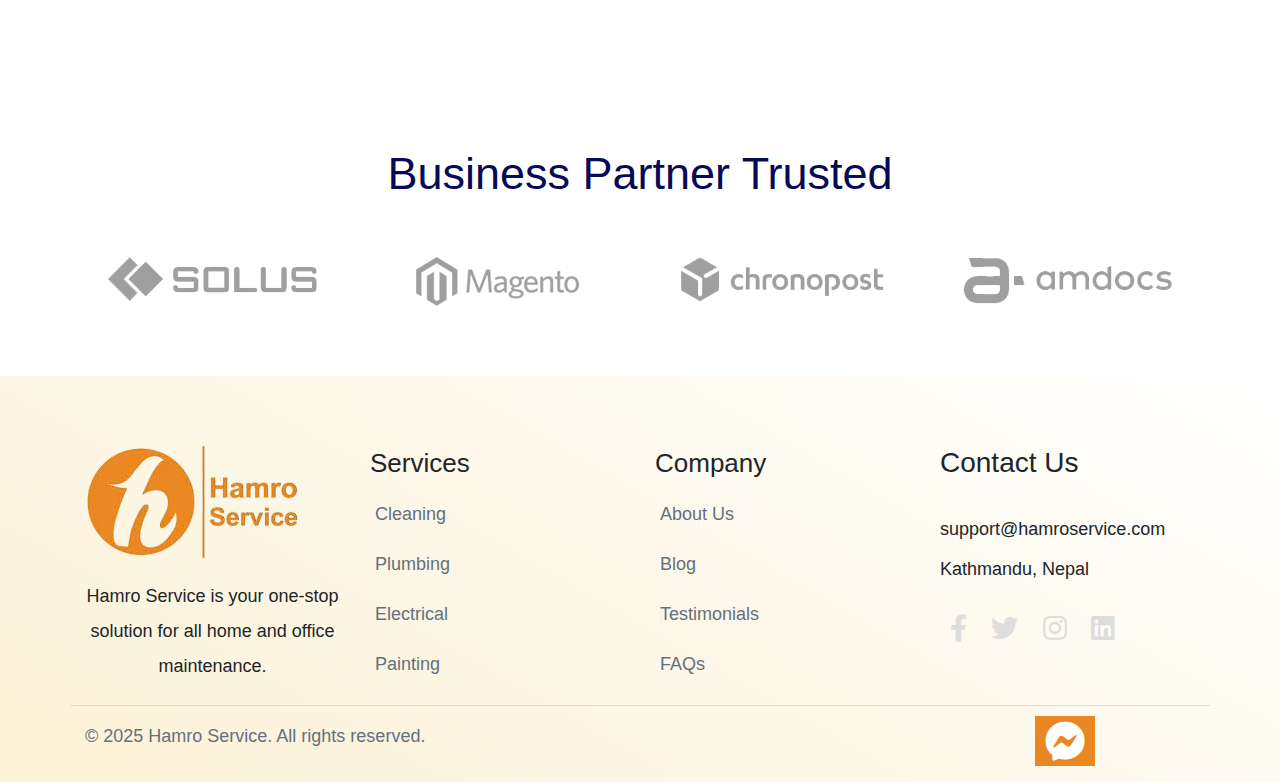
<file: contact-us.html>
<!DOCTYPE html>
<html lang="en">

<head>
    <meta charset="UTF-8">
    <meta name="viewport" content="width=device-width, initial-scale=1.0">
    <title>HamroBusiness</title>
    <!-- Adding Stylesheets -->
    <link rel="stylesheet" href="https://cdnjs.cloudflare.com/ajax/libs/font-awesome/5.7.1/css/all.min.css">
    <link rel="stylesheet" href="https://maxcdn.bootstrapcdn.com/bootstrap/4.0.0/css/bootstrap.min.css"
        integrity="sha384-Gn5384xqQ1aoWXA+058RXPxPg6fy4IWvTNh0E263XmFcJlSAwiGgFAW/dAiS6JXm" crossorigin="anonymous">
    <link rel="stylesheet" href="./asset/css/style.css">
    <link rel="stylesheet" href="./asset/css/responsive.css">
</head>


<body>
    <!-- Header Start  -->
    <section class="header contact-header">
        <!-- Header Navigation Start  -->
        <div class="container header-nav">
            <div class="row">
                <div class="col-md-12">
                    <nav class="navbar navbar-expand-lg navbar-light bg-light main-menu fixed-top">
                        <div class="container">
                            <a href="#" class="navbar-brand">
                                <img src="./asset/image/Logo.png" alt="hamrobusinessLogo">
                            </a>
                            <button class="navbar-toggler" data-toggle="collapse" data-target="#beeToggler">
                                <span class="navbar-toggler-icon"><i class="fa fa-bars"></i></span>
                            </button>
                            <div class="collapse navbar-collapse" id="beeToggler">
                                <ul class="navbar-nav ml-auto ">
                                    <li><a href="./index.html">Home</a></li>
									&nbsp;
                                    <li><a href="./project.html">Project</a></li>
									&nbsp;
                                    <li><a href="./service.html">Service</a></li>
									&nbsp;
                                    <li><a href="./team.html">Team</a></li>
									&nbsp;
                                    <li><a href="./blog.html">Blog</a></li>
									&nbsp;
                                    <li>
										<a href="./contact-us.html">
											<button class="nav-button">Contact Us <i class="fas fa-angle-right"></i> </button>
										</a>
									</li>
									&nbsp;
                                </ul>
                            </div>
                        </div>
                    </nav>
                </div>
            </div>
        </div>

        <!-- Header Navigation End  -->

        <!-- Header Banner Start  -->
        <div class="container header-content ">
            <div class="row h-100">
                <div class="col-md-6 centralize">
                    <div class="left-content ">
                        <h2>Our <span class="highlight">Contacts</span>
                        </h2>
                        <p>
                            Home / Contact Us
                        </p>
                    </div>
                </div>
                <div class="col-md-6 centralize">
                    <div class="right-content">
                        <img src="./asset/image/Group 1387.png" alt="">
                    </div>
                </div>
            </div>
        </div>


    </section>

    <!-- Header End  -->

    
<!-- Company Offices Start  -->

<section class="offices section-padding">
    <div class="container">
        <div class="row">
            <h2 class="text-center w-100 service-heading">Hamro Service Offices Across
                <span class="highlight">Nepal</span>
            </h2>
        </div>
    </div>

    <div class="container mt-5">
        <div class="row">
            <div class="col-md-4">
                <div class="office-block">
                    <h3>Kathmandu Office</h3>
                    <p>
                        Phone: +977-1-5551234<br>
                        Email: support@hamroservice.com<br>
                        Putalisadak, Kathmandu, Nepal
                    </p>
                </div>
            </div>
            <div class="col-md-4">
                <div class="office-block">
                    <h3>Pokhara Office</h3>
                    <p>
                        Phone: +977-61-431234<br>
                        Email: pokhara@hamroservice.com<br>
                        New Road, Pokhara, Nepal
                    </p>
                </div>
            </div>
            <div class="col-md-4">
                <div class="office-block">
                    <h3>Butwal Office</h3>
                    <p>
                        Phone: +977-71-520987<br>
                        Email: butwal@hamroservice.com<br>
                        Traffic Chowk, Butwal, Nepal
                    </p>
                </div>
            </div>
        </div>
    </div>
</section>

<!-- Company Offices End  -->


    <!-- Project Contact Start  -->

<section class="project-contact section-padding">
    <div class="container">
        <!-- Toast  -->
        <?= $success; ?>
        <div class="row mt-5">
            <h2 class="text-center w-100 service-heading">Tell Us About Your Project with Hamro Service</h2>
        </div>
    </div>

    <div class="container mt-5">
        <div class="row">
            <div class="col-md-6">
                <form action="" method="post" id="project-details">

                    <div class="form-group">
                        <label for="name"></label>
                        <input type="text" class="form-control" id="name" name="name" placeholder="Your Full Name" required>
                        <span class="icon fa fa-user fa-lg"></span>
                    </div>

                    <div class="form-group">
                        <label for="email"></label>
                        <input type="email" class="form-control" id="email" name="email" placeholder="Your Email Address" required>
                        <span class="icon fa fa-envelope fa-lg"></span>
                    </div>

                    <div class="form-group">
                        <label for="project-type"></label>
                        <select id="project-type" name="project-type" required>
                            <option value="" disabled selected>Select Service</option>
                            <option value="ui_ux_design">Cleaning</option>
                            <option value="website_optimization">Plumbing</option>
                            <option value="social_media_marketing">Electrical</option>
                            <option value="website_development">Painting</option>
                        </select>
                    </div>

                    <div class="form-group">
                        <textarea rows="5" cols="30" id="msg" name="msg" placeholder="Project Details or Message" style="width:100%" required></textarea>
                        <span class="icon-textarea fa fa-edit fa-lg"></span>
                    </div>

                    <div class="text-center">
                        <input type="submit" name="submit" value="Submit" class="btn btn-default">
                        <!-- <button type="submit" class="btn btn-default">Submit Project Details <i class="fas fa-angle-right"></i> </button> -->
                    </div>
                </form>
            </div>

            <div class="col-md-6 centralize">
                <div class="contact-image">
                    <img src="./asset/image/Group 4408.png" alt="Contact Us" class="img-fluid ml-5">
                </div>
            </div>
        </div>
    </div>
</section>

<!-- Project Contact End  -->


    <!-- Partner Start  -->

    <section class="partners section-padding">
        <div class="container">
            <div class="row">
                <div class="col-md-12">
                    <h2 class="text-center partner-heading">Business Partner Trusted</h2>
                </div>
            </div>
            <div class="row mt-5">
                <div class="col-lg-3 col-md-6 d-flex justify-content-center">
                    <div class="partner">
                        <img src="./asset/image/A (3).png" alt="" class="img-fluid">
                    </div>
                </div>
                <div class="col-lg-3 col-md-6 d-flex justify-content-center">
                    <div class="partner">
                        <img src="./asset/image/A (4).png" alt="" class="img-fluid">
                    </div>
                </div>
                <div class="col-lg-3 col-md-6 d-flex justify-content-center">
                    <div class="partner">
                        <img src="./asset/image/A (2).png" alt="" class="img-fluid">
                    </div>
                </div>
                <div class="col-lg-3 col-md-6 d-flex justify-content-center">
                    <div class="partner">
                        <img src="./asset/image/A (1).png" alt="" class="img-fluid">
                    </div>
                </div>
            </div>
        </div>
    </section>
    <!-- Partner End  -->


<!-- Footer Start  -->

<section class="footer section-padding">
    <div class="container">
        <div class="row">
            <div class="col-md-3">
                <div class="footer-widget-1">
                    <img src="./asset/image/Logo.png" alt="Hamro Service Logo">
                    <p>
                        Hamro Service is your one-stop solution for all home and office maintenance.
                    </p>
                </div>
            </div>
            <div class="col-md-3">
                <div class="footer-widget-2">
                    <h3>Services</h3>
                    <ul>
                        <li><a href="#">Cleaning</a></li>
                        <li><a href="#">Plumbing</a></li>
                        <li><a href="#">Electrical</a></li>
                        <li><a href="#">Painting</a></li>
                    </ul>
                </div>
            </div>
            <div class="col-md-3">
                <div class="footer-widget-3">
                    <h3>Company</h3>
                    <ul>
                        <li><a href="#">About Us</a></li>
                        <li><a href="#">Blog</a></li>
                        <li><a href="#">Testimonials</a></li>
                        <li><a href="#">FAQs</a></li>
                    </ul>
                </div>
            </div>
            <div class="col-md-3">
                <div class="footer-widget-4">
                    <h3>Contact Us</h3>
                    <p>
                        support@hamroservice.com <br> Kathmandu, Nepal
                    </p>
                    <ul>
                        <li><a href="#"><i class="fab fa-facebook-f"></i></a></li>
                        <li><a href="#"><i class="fab fa-twitter"></i></a></li>
                        <li><a href="#"><i class="fab fa-instagram"></i></a></li>
                        <li><a href="#"><i class="fab fa-linkedin"></i></a></li>
                    </ul>
                </div>
            </div>
        </div>
        
        <div class="row" style="border-top: 1px solid #ddd; padding-top: 10px;">
            <div class="col-md-10">
                <div class="copyright-text">
                    <p>
                        © 2025 Hamro Service. All rights reserved.
                    </p>
                </div>
            </div>
            <div class="col-md-2">
                <div class="messenger">
                    <i class="fab fa-facebook-messenger"></i>
                </div>
            </div>
        </div>
    </div>
</section>
<!-- Footer End  -->
    <!--Adding Scripts-->
    <script src="https://code.jquery.com/jquery-3.5.1.min.js" integrity="sha256-9/aliU8dGd2tb6OSsuzixeV4y/faTqgFtohetphbbj0=" crossorigin="anonymous"></script>
    <script src="https://cdnjs.cloudflare.com/ajax/libs/popper.js/1.12.9/umd/popper.min.js"
        integrity="sha384-ApNbgh9B+Y1QKtv3Rn7W3mgPxhU9K/ScQsAP7hUibX39j7fakFPskvXusvfa0b4Q"
        crossorigin="anonymous"></script>
    <script src="https://maxcdn.bootstrapcdn.com/bootstrap/4.0.0/js/bootstrap.min.js"
        integrity="sha384-JZR6Spejh4U02d8jOt6vLEHfe/JQGiRRSQQxSfFWpi1MquVdAyjUar5+76PVCmYl"
        crossorigin="anonymous"></script>
        <script src="./asset/js/mixitup.min.js"></script>
    <script src="./asset/js/main.js"></script>
</body>

</html>
</file>
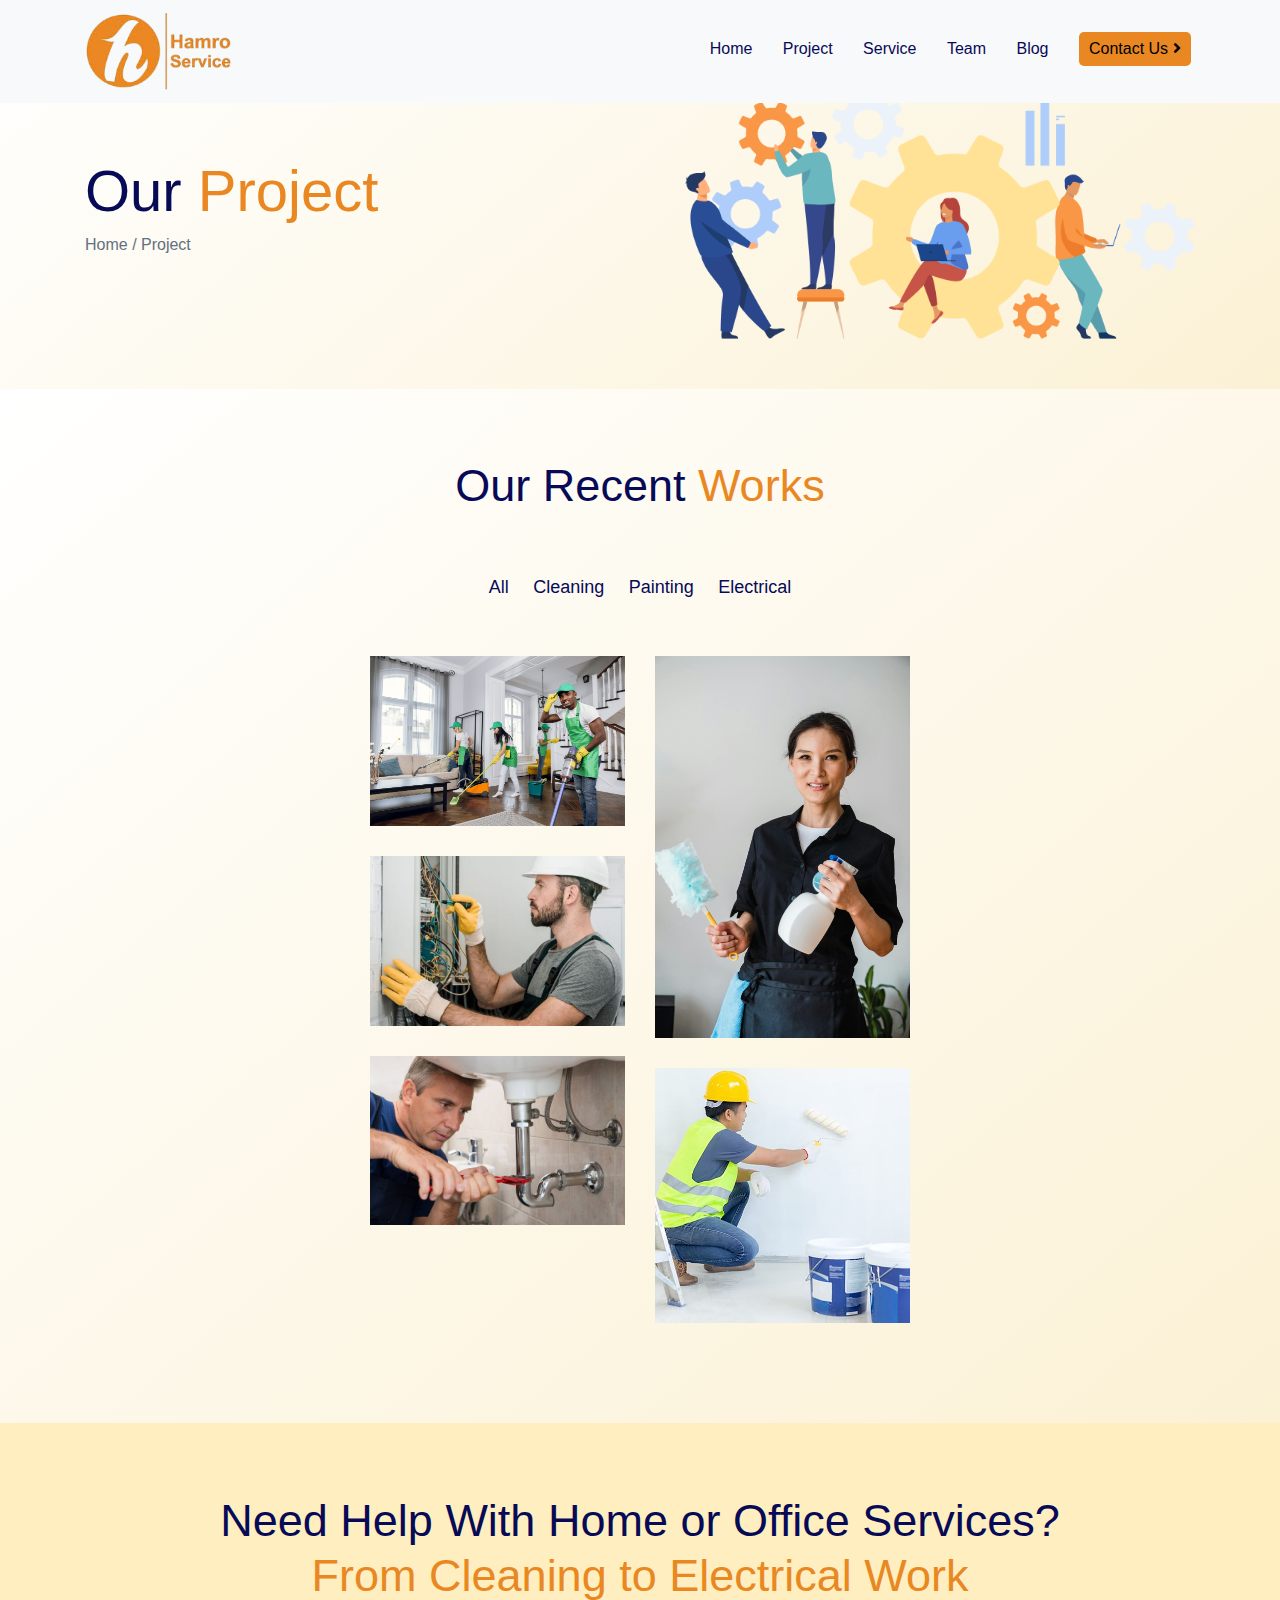
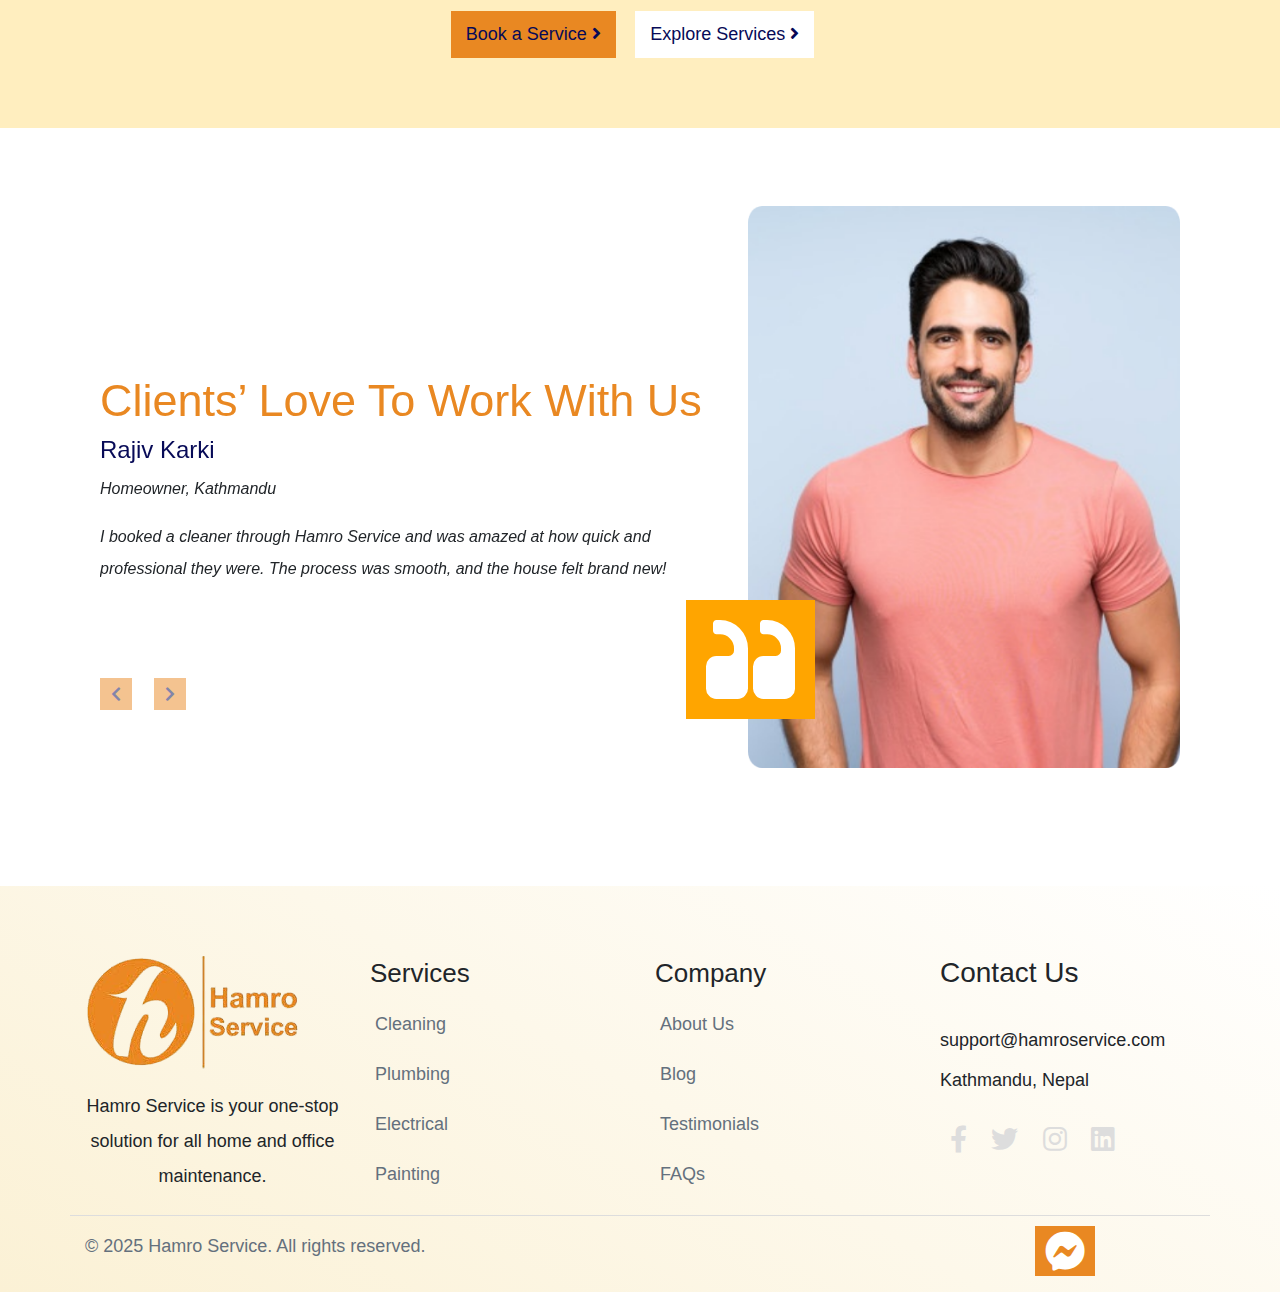
<file: project.html>
<!DOCTYPE html>
<html lang="en">

<head>
    <meta charset="UTF-8">
    <meta name="viewport" content="width=device-width, initial-scale=1.0">
    <title>HamroBusiness</title>
    <!-- Adding Stylesheets -->
    <link rel="stylesheet" href="https://cdnjs.cloudflare.com/ajax/libs/font-awesome/5.7.1/css/all.min.css">
    <link rel="stylesheet" href="https://maxcdn.bootstrapcdn.com/bootstrap/4.0.0/css/bootstrap.min.css"
        integrity="sha384-Gn5384xqQ1aoWXA+058RXPxPg6fy4IWvTNh0E263XmFcJlSAwiGgFAW/dAiS6JXm" crossorigin="anonymous">
    <link rel="stylesheet" href="./asset/css/style.css">
    <link rel="stylesheet" href="./asset/css/responsive.css">
</head>
	
	<!-- Header Start  -->
    <section class="header contact-header">
        <!-- Header Navigation Start  -->
        <div class="container header-nav">
            <div class="row">
                <div class="col-md-12">
                    <nav class="navbar navbar-expand-lg navbar-light bg-light main-menu fixed-top">
                        <div class="container">
                            <a href="#" class="navbar-brand">
                                <img src="./asset/image/Logo.png" alt=" hamrobusinessLogo">
                            </a>
                            <button class="navbar-toggler" data-toggle="collapse" data-target="#beeToggler">
                                <span class="navbar-toggler-icon"><i class="fa fa-bars"></i></span>
                            </button>
                            <div class="collapse navbar-collapse" id="beeToggler">
                                <ul class="navbar-nav ml-auto ">
                                    <li><a href="./index.html">Home</a></li>
									&nbsp;
                                    <li><a href="./project.html">Project</a></li>
									&nbsp;
                                    <li><a href="./service.html">Service</a></li>
									&nbsp;
                                    <li><a href="./team.html">Team</a></li>
									&nbsp;
                                    <li><a href="./blog.html">Blog</a></li>
									&nbsp;
                                    <li>
										<a href="./contact-us.html">
											<button class="nav-button">Contact Us <i class="fas fa-angle-right"></i> </button>
										</a>
									</li>
									&nbsp;
                                </ul>
                            </div>
                        </div>
                    </nav>
                </div>
            </div>
        </div>

        <!-- Header Navigation End  -->

        <!-- Header Banner Start  -->
        <div class="container header-content ">
            <div class="row h-100">
                <div class="col-md-6 centralize">
                    <div class="left-content ">
                        <h2>Our <span class="highlight">Project</span>
                        </h2>
                        <p>
                            Home / Project
                        </p>
                    </div>
                </div>
                <div class="col-md-6 centralize">
                    <div class="right-content">
                        <img src="./asset/image/Group 1387.png" alt="">
                    </div>
                </div>
            </div>
        </div>


    </section>

    <!-- Header End  -->
	
	<!-- Portfolio Start -->

<section class="portfolio section-padding">
    <div class="container">
        <div class="row">
            <div class="col-md-12">
                <h2 class="text-center portfolio-heading">Our Recent <span class="highlight">Works</span></h2>
            </div>
        </div>
    </div>
    <div class="container mt-5">
        <div class="row">
            <div class="col-md-12">
                <div class="portfolio-buttons text-center">
                    <button type="button" class="control" data-filter="all">All</button>
                    <button type="button" class="control" data-filter=".cleaning">Cleaning</button>
                    <button type="button" class="control" data-filter=".painting">Painting</button>
                    <button type="button" class="control" data-filter=".electrical">Electrical</button>
                </div>
            </div>
        </div>
    </div>

    <div class="container myMixCont text-center" data-ref="mixitup-container">
        <div class="row d-flex justify-content-center">
            <div class="col-lg-3 col-md-3 col-sm-6 col-xs-6">

                <div class="portfolio-block cleaning" data-ref="mixitup-target">
                    <img src="./asset/image/cleaning service.jpeg" class="img-fluid">
                    <div class="portfolio-overlay">
                        <a href="#"><h3>Apartment Deep Cleaning</h3></a>
                        <a href="#"><p>Cleaning</p></a>
                    </div>
                </div>

                <div class="portfolio-block electrical" data-ref="mixitup-target">
                    <img src="./asset/image/electrician.jpg" class="img-fluid">
                    <div class="portfolio-overlay">
                        <a href="#"><h3>Wiring Installation</h3></a>
                        <a href="#"><p>Electrical</p></a>
                    </div>
                </div>

                <div class="portfolio-block electrical" data-ref="mixitup-target">
                    <img src="./asset/image/plumbings.jpg" class="img-fluid">
                    <div class="portfolio-overlay">
                        <a href="#"><h3>Bathroom Plumbing </h3></a>
                        <a href="#"><p>Plumber</p></a>
                    </div>
                </div>

            </div>

            <div class="col-lg-3 col-md-3 col-sm-6 col-xs-6">

                <div class="portfolio-block cleaning" data-ref="mixitup-target">
                    <img src="./asset/image/cleaning services.jpg" class="img-fluid">
                    <div class="portfolio-overlay">
                        <a href="#"><h3>Office Cleaning</h3></a>
                        <a href="#"><p>Cleaning</p></a>
                    </div>
                </div>

                <div class="portfolio-block painting" data-ref="mixitup-target">
                    <img src="./asset/image/painting.jpg" class="img-fluid">
                    <div class="portfolio-overlay">
                        <a href="#"><h3>Interior Wall Painting</h3></a>
                        <a href="#"><p>Painting</p></a>
                    </div>
                </div>

             

           

              


            </div>
        </div>
    </div>
</section>

<!-- Portfolio End -->

	
<!-- Portfolio Call to Action Start -->

<section class="section-padding portfolio-call-to-action"> 
    <div class="container">
        <div class="row">
            <div class="col-md-12 text-center">
                <h2>Need Help With Home or Office Services?<br />
                    <span class="highlight">From Cleaning to Electrical Work</span>
                </h2>
                <button class="project-button-1">Book a Service <i class="fas fa-angle-right"></i></button>
                <button class="project-button-2">Explore Services <i class="fas fa-angle-right"></i></button>
            </div>
        </div>
    </div>
</section>

<!-- Portfolio Call to Action End -->

	
	
        <!-- Testimonial Start  -->

        <section class="testimonial section-padding">
            <div class="container">
                <div class="card col-md-12 mt-2">
                    <div id="carouselExampleControls" class="carousel slide" data-ride="carousel" data-interval="100000">
                        <div class="w-100 carousel-inner mb-5" role="listbox">
                            <div class="carousel-item active">

                                <div class="row">
                                    <div class="col-lg-7 d-flex flex-column justify-content-center">
                                        <div class="testimonial-description">
                                            <h3> Clients’ Love To Work With Us </h3>
                                            <div class="client-meta-data">
                                                <h5>Rajiv Karki</h5>
                                                <p>Homeowner, Kathmandu</p>
                                                <p class="clients-feedback"> 
                                                    I booked a cleaner through Hamro Service and was amazed at how quick and professional they were.  
                                                    The process was smooth, and the house felt brand new!
                                                </p>
                                            </div>
                                        </div>
                                    </div>
                                    <div class="col-lg-5">
                                        <div class="client-picture">
                                            <img src="asset/image/client.png" alt="" class="img-fluid" />
                                            <img src="asset/image/coma.svg" alt="" class="coma" />
                                        </div>
                                    </div>
                                </div>
                            </div>

                            <!--START php slide-->

                            <div class="carousel-item">
                                <div class="row">
                                    <div class="col-md-7 d-flex flex-column justify-content-center">
                                        <div class="testimonial-description">
                                            <h3> Clients’ Love To Work With Us </h3>
                                            <div class="client-meta-data">
                                                <h5>Sarita Shrestha </h5>
                                                <p>Small Business Owner</p>
                                                <p class="clients-feedback">
                                                    I needed urgent electrical work at my shop. Hamro Service connected me with a skilled electrician in minutes — fast, reliable, and very affordable!
                                                </p>
                                            </div>
                                        </div>
                                    </div>
                                    <div class="col-md-5">
                                        <div class="client-picture">
                                            <img src="asset/image/client 2.png" alt="" style="width: 350px;" />
                                            <img src="./asset/image/coma.svg" alt="" class="coma" />
                                        </div>
                                    </div>
                                </div>
                            </div>

                            <!-- END php-->

                        </div>

                        <a class="carousel-control-prev testimonial-control" href="#carouselExampleControls" role="button"
                            data-slide="prev">
                            <span class="carousel-control-prev-icon testimonial-control-icon" aria-hidden="true"><i
                                    class="fas fa-chevron-left"></i></span>
                            <span class="sr-only">Previous</span>
                        </a>
                        <a class="carousel-control-next testimonial-control" href="#carouselExampleControls" role="button"
                            data-slide="next">
                            <span class="carousel-control-next-icon testimonial-control-icon" aria-hidden="true"><i
                                    class="fas fa-chevron-right"></i></span>
                            <span class="sr-only">Next</span>
                        </a>
                    </div>

                </div>
            </div>
        </section>
        <!-- Testimonial End  -->
	
	<!-- Client's Testimonial End  -->
	
	
  
<!-- Footer Start  -->

<section class="footer section-padding">
    <div class="container">
        <div class="row">
            <div class="col-md-3">
                <div class="footer-widget-1">
                    <img src="./asset/image/Logo.png" alt="Hamro Service Logo">
                    <p>
                        Hamro Service is your one-stop solution for all home and office maintenance.
                    </p>
                </div>
            </div>
            <div class="col-md-3">
                <div class="footer-widget-2">
                    <h3>Services</h3>
                    <ul>
                        <li><a href="#">Cleaning</a></li>
                        <li><a href="#">Plumbing</a></li>
                        <li><a href="#">Electrical</a></li>
                        <li><a href="#">Painting</a></li>
                    </ul>
                </div>
            </div>
            <div class="col-md-3">
                <div class="footer-widget-3">
                    <h3>Company</h3>
                    <ul>
                        <li><a href="#">About Us</a></li>
                        <li><a href="#">Blog</a></li>
                        <li><a href="#">Testimonials</a></li>
                        <li><a href="#">FAQs</a></li>
                    </ul>
                </div>
            </div>
            <div class="col-md-3">
                <div class="footer-widget-4">
                    <h3>Contact Us</h3>
                    <p>
                        support@hamroservice.com <br> Kathmandu, Nepal
                    </p>
                    <ul>
                        <li><a href="#"><i class="fab fa-facebook-f"></i></a></li>
                        <li><a href="#"><i class="fab fa-twitter"></i></a></li>
                        <li><a href="#"><i class="fab fa-instagram"></i></a></li>
                        <li><a href="#"><i class="fab fa-linkedin"></i></a></li>
                    </ul>
                </div>
            </div>
        </div>
        
        <div class="row" style="border-top: 1px solid #ddd; padding-top: 10px;">
            <div class="col-md-10">
                <div class="copyright-text">
                    <p>
                        © 2025 Hamro Service. All rights reserved.
                    </p>
                </div>
            </div>
            <div class="col-md-2">
                <div class="messenger">
                    <i class="fab fa-facebook-messenger"></i>
                </div>
            </div>
        </div>
    </div>
</section>
<!-- Footer End  -->

    <!--Adding Scripts-->
    <script src="https://code.jquery.com/jquery-3.5.1.min.js" integrity="sha256-9/aliU8dGd2tb6OSsuzixeV4y/faTqgFtohetphbbj0=" crossorigin="anonymous"></script>
    <script src="https://cdnjs.cloudflare.com/ajax/libs/popper.js/1.12.9/umd/popper.min.js"
        integrity="sha384-ApNbgh9B+Y1QKtv3Rn7W3mgPxhU9K/ScQsAP7hUibX39j7fakFPskvXusvfa0b4Q"
        crossorigin="anonymous"></script>
    <script src="https://maxcdn.bootstrapcdn.com/bootstrap/4.0.0/js/bootstrap.min.js"
        integrity="sha384-JZR6Spejh4U02d8jOt6vLEHfe/JQGiRRSQQxSfFWpi1MquVdAyjUar5+76PVCmYl"
        crossorigin="anonymous"></script>
        <script src="./asset/js/mixitup.min.js"></script>
    <script src="./asset/js/main.js"></script>
</body>

</html>
</file>
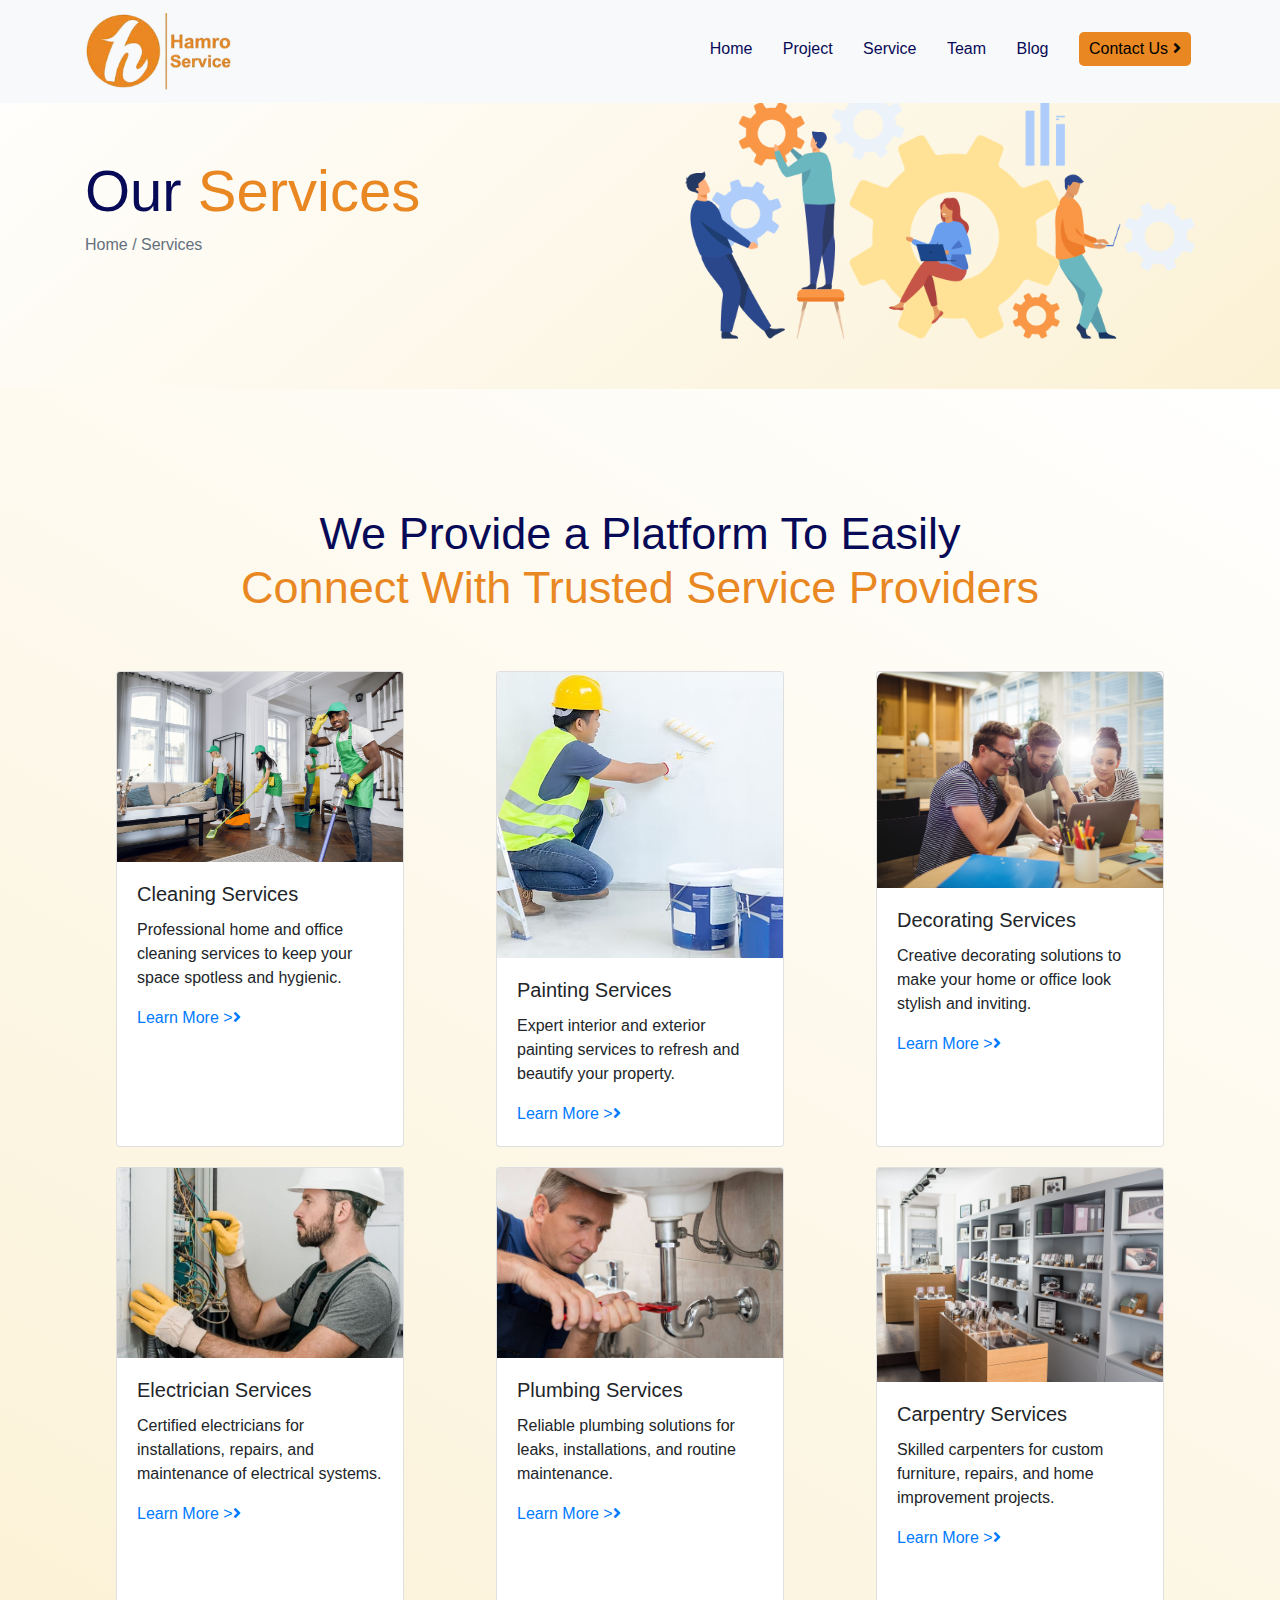
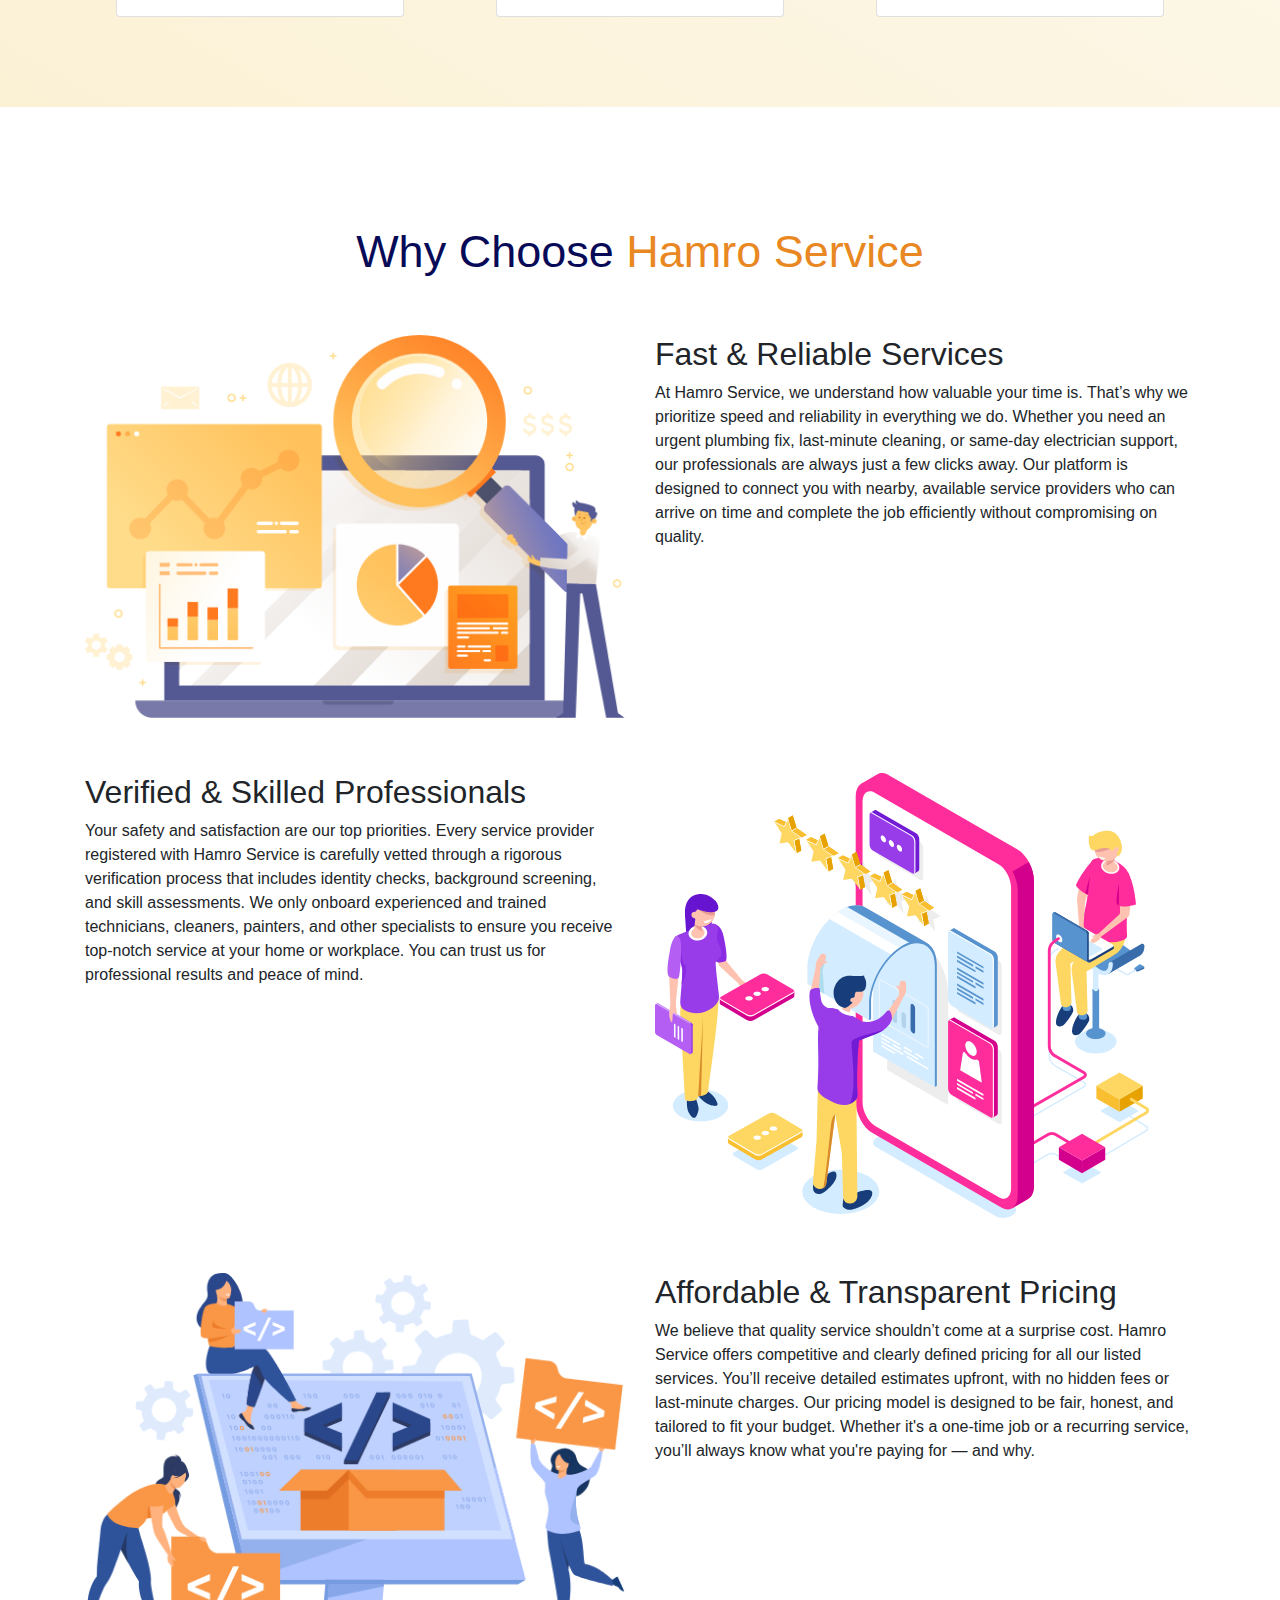
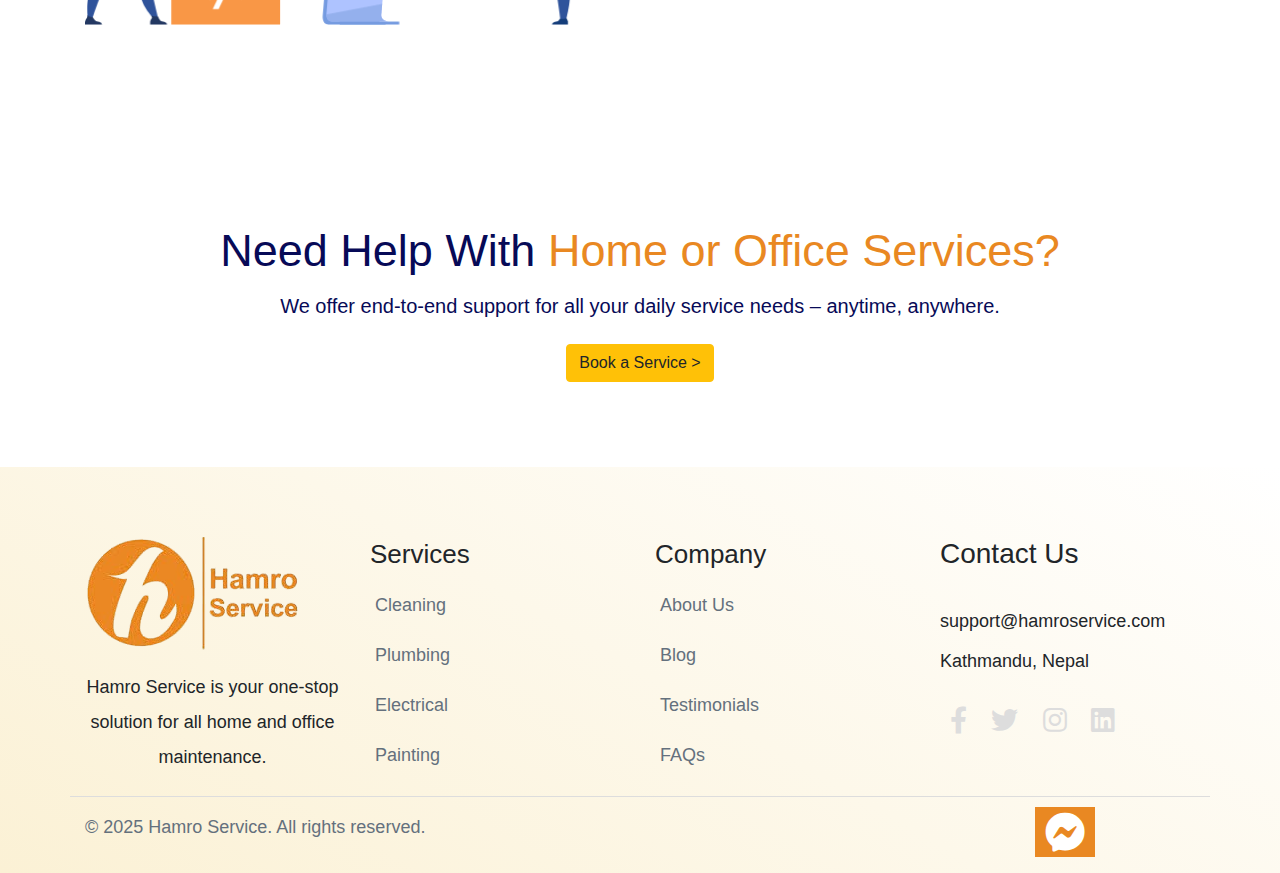
<file: service.html>
<!DOCTYPE html>
<html lang="en">

<head>
    <meta charset="UTF-8">
    <meta name="viewport" content="width=device-width, initial-scale=1.0">
    <title>HamroBusiness</title>
    <!-- Adding Stylesheets -->
    <link rel="stylesheet" href="https://cdnjs.cloudflare.com/ajax/libs/font-awesome/5.7.1/css/all.min.css">
    <link rel="stylesheet" href="https://maxcdn.bootstrapcdn.com/bootstrap/4.0.0/css/bootstrap.min.css"
        integrity="sha384-Gn5384xqQ1aoWXA+058RXPxPg6fy4IWvTNh0E263XmFcJlSAwiGgFAW/dAiS6JXm" crossorigin="anonymous">
    <link rel="stylesheet" href="./asset/css/style.css">
    <link rel="stylesheet" href="./asset/css/responsive.css">
</head>
<body>
    <!-- Header Start  -->
    <section class="header contact-header">
        <!-- Header Navigation Start  -->
        <div class="container header-nav">
            <div class="row">
                <div class="col-md-12">
                    <nav class="navbar navbar-expand-lg navbar-light bg-light main-menu fixed-top">
                        <div class="container">
                            <a href="#" class="navbar-brand">
                                <img src="./asset/image/Logo.png" alt=" hamrobusinessLogo">
                            </a>
                            <button class="navbar-toggler" data-toggle="collapse" data-target="#beeToggler">
                                <span class="navbar-toggler-icon"><i class="fa fa-bars"></i></span>
                            </button>
                            <div class="collapse navbar-collapse" id="beeToggler">
                                <ul class="navbar-nav ml-auto ">
                                    <li><a href="./index.html">Home</a></li>
									&nbsp;
                                    <li><a href="./project.html">Project</a></li>
									&nbsp;
                                    <li><a href="./service.html">Service</a></li>
									&nbsp;
                                    <li><a href="./team.html">Team</a></li>
									&nbsp;
                                    <li><a href="./blog.html">Blog</a></li>
									&nbsp;
                                    <li>
										<a href="./contact-us.html">
											<button class="nav-button">Contact Us <i class="fas fa-angle-right"></i> </button>
										</a>
									</li>
									&nbsp;
                                </ul>
                            </div>
                        </div>
                    </nav>
                </div>
            </div>
        </div>

        <!-- Header Navigation End  -->

        <!-- Header Banner Start  -->
        <div class="container header-content ">
            <div class="row h-100">
                <div class="col-md-6 centralize">
                    <div class="left-content ">
                        <h2>Our <span class="highlight">Services</span>
                        </h2>
                        <p>
                            Home / Services
                        </p>
                    </div>
                </div>
                <div class="col-md-6 centralize">
                    <div class="right-content">
                        <img src="./asset/image/Group 1387.png" alt="">
                    </div>
                </div>
            </div>
        </div>


    </section>

    <!-- Header End  -->
    
<!-- Services Start  -->
<!-- Services Start  -->
<section class="services section-padding">
    <div class="container">
        <div class="row">
            <h2 class="text-center w-100 service-heading py-5">We Provide a Platform To Easily<br>
                <span class="highlight">Connect With Trusted Service Providers</span> 
            </h2>
        </div>
    </div>
	
    <div class="container">
		<div class="row card-row-gap">
		
			<div class=" col-md-6 col-lg-4 col-sm-12 d-flex justify-content-center">
				<div class="card service-block-card" style="width: 18rem;">
					<img src="./asset/image/cleaning service.jpeg" class="card-img-top" alt="cleaning_service">
					<div class="card-body">
					  <h5 class="card-title">Cleaning Services</h5>
					  <p class="card-text">Professional home and office cleaning services to keep your space spotless and hygienic.</p>
					  <a href="./service_details.html" class="">Learn More ><i class="fas fa-angle-right"></i></a>
					</div>
				 </div>
			</div>
			
			<div class="col-md-6 col-lg-4 col-sm-12 d-flex justify-content-center">
				<div class="card service-block-card" style="width: 18rem;">
				<img src="./asset/image/painting.jpg" class="card-img-top" alt="painting_service">
				<div class="card-body">
				  <h5 class="card-title">Painting Services</h5>
				  <p class="card-text">Expert interior and exterior painting services to refresh and beautify your property.</p>
				  <a href="./service_details.html" class="">Learn More ><i class="fas fa-angle-right"></i></a>
				</div>
			  </div>
			</div>
			
			<div class="col-md-6 col-lg-4 col-sm-12 d-flex justify-content-center">
				<div class="card service-block-card" style="width: 18rem;">
				<img src="./asset/image/group-graphic-designers-discussing-laptop-their-desk.png" class="card-img-top" alt="decorating_service">
				<div class="card-body">
				  <h5 class="card-title">Decorating Services</h5>
				  <p class="card-text">Creative decorating solutions to make your home or office look stylish and inviting.</p>
				  <a href="./service_details.html" class="">Learn More ><i class="fas fa-angle-right"></i></a>
				</div>
			  </div>
			</div>
			
			<div class=" col-md-6 col-lg-4 col-sm-12 d-flex justify-content-center">
				<div class="card service-block-card" style="width: 18rem;">
					<img src="./asset/image/electrician.jpg" class="card-img-top" alt="electrician_service">
					<div class="card-body">
					  <h5 class="card-title">Electrician Services</h5>
					  <p class="card-text">Certified electricians for installations, repairs, and maintenance of electrical systems.</p>
					  <a href="./service_details.html" class="">Learn More ><i class="fas fa-angle-right"></i></a>
					</div>
				 </div>
			</div>
			
			<div class="col-md-6 col-lg-4 col-sm-12 d-flex justify-content-center">
				<div class="card service-block-card" style="width: 18rem;">
				<img src="./asset/image/plumbings.jpg" class="card-img-top" alt="plumbing_service">
				<div class="card-body">
				  <h5 class="card-title">Plumbing Services</h5>
				  <p class="card-text">Reliable plumbing solutions for leaks, installations, and routine maintenance.</p>
				  <a href="./service_details.html" class="">Learn More ><i class="fas fa-angle-right"></i></a>
				</div>
			  </div>
			</div>
			
			<div class="col-md-6 col-lg-4 col-sm-12 d-flex justify-content-center">
				<div class="card service-block-card" style="width: 18rem;">
				<img src="./asset/image/carpentar.jpg" class="card-img-top" alt="carpentry_service">
				<div class="card-body">
				  <h5 class="card-title">Carpentry Services</h5>
				  <p class="card-text">Skilled carpenters for custom furniture, repairs, and home improvement projects.</p>
				  <a href="./service_details.html" class="">Learn More ><i class="fas fa-angle-right"></i></a>
				</div>
			  </div>
			</div>
			
		</div>
    </div>
</section>

<!--Why choose Hamro Service-->

<section class="service-type section-padding">
    <div class="container">
        <div class="row">
            <h2 class="text-center w-100 service-heading py-5">Why Choose 
                <span class="highlight">Hamro Service</span> </h2>
        </div>
    </div>

    <div class="container">
        <!-- Fast & Reliable Services -->
		<div class="row service-type-gap why-choose">
			<div class="col-md-6">
				<img src="./asset/image/Group 1460.png" class="img-fluid">
			</div>
			<div class="col-md-6">
				<h2>Fast & Reliable Services</h2>
				<p> 
					At Hamro Service, we understand how valuable your time is. That’s why we prioritize speed and reliability in everything we do. Whether you need an urgent plumbing fix, last-minute cleaning, or same-day electrician support, our professionals are always just a few clicks away. Our platform is designed to connect you with nearby, available service providers who can arrive on time and complete the job efficiently without compromising on quality.
				</p>
			</div>
		</div>

        <!-- Verified Professionals -->
		<div class="row service-type-gap why-choose">
			<div class="col-md-6">
				<h2>Verified & Skilled Professionals</h2>
				<p> 
					Your safety and satisfaction are our top priorities. Every service provider registered with Hamro Service is carefully vetted through a rigorous verification process that includes identity checks, background screening, and skill assessments. We only onboard experienced and trained technicians, cleaners, painters, and other specialists to ensure you receive top-notch service at your home or workplace. You can trust us for professional results and peace of mind.
				</p>
			</div>
			<div class="col-md-6">
				<img src="./asset/image/Group 1521.png" class="img-fluid">
			</div>
		</div>

        <!-- Affordable & Transparent Pricing -->
		<div class="row service-type-gap why-choose">
			<div class="col-md-6">
				<img src="./asset/image/Group 1538.png" class="img-fluid">
			</div>
			<div class="col-md-6">
				<h2>Affordable & Transparent Pricing</h2>
				<p> 
					We believe that quality service shouldn’t come at a surprise cost. Hamro Service offers competitive and clearly defined pricing for all our listed services. You’ll receive detailed estimates upfront, with no hidden fees or last-minute charges. Our pricing model is designed to be fair, honest, and tailored to fit your budget. Whether it's a one-time job or a recurring service, you’ll always know what you're paying for — and why.
				</p>
			</div>
		</div>
    </div>
</section>

<!-- Let's Start Section -->
<section class="lets-start section-padding">
    <div class="container">
        <div class="row">
            <h2 class="text-center w-100 service-heading py-1">Need Help With  
                <span class="highlight">Home or Office Services?</span> 
            </h2>
            <div class="text-center w-100 service-heading py-1" id="bottombutton">
                <h5>We offer end-to-end support for all your daily service needs – anytime, anywhere.</h5>
                <button type="button" class="btn btn-warning">Book a Service ></button>
            </div> 
        </div>
    </div>
</section>

   
<!-- Footer Start  -->

<section class="footer section-padding">
    <div class="container">
        <div class="row">
            <div class="col-md-3">
                <div class="footer-widget-1">
                    <img src="./asset/image/Logo.png" alt="Hamro Service Logo">
                    <p>
                        Hamro Service is your one-stop solution for all home and office maintenance.
                    </p>
                </div>
            </div>
            <div class="col-md-3">
                <div class="footer-widget-2">
                    <h3>Services</h3>
                    <ul>
                        <li><a href="#">Cleaning</a></li>
                        <li><a href="#">Plumbing</a></li>
                        <li><a href="#">Electrical</a></li>
                        <li><a href="#">Painting</a></li>
                    </ul>
                </div>
            </div>
            <div class="col-md-3">
                <div class="footer-widget-3">
                    <h3>Company</h3>
                    <ul>
                        <li><a href="#">About Us</a></li>
                        <li><a href="#">Blog</a></li>
                        <li><a href="#">Testimonials</a></li>
                        <li><a href="#">FAQs</a></li>
                    </ul>
                </div>
            </div>
            <div class="col-md-3">
                <div class="footer-widget-4">
                    <h3>Contact Us</h3>
                    <p>
                        support@hamroservice.com <br> Kathmandu, Nepal
                    </p>
                    <ul>
                        <li><a href="#"><i class="fab fa-facebook-f"></i></a></li>
                        <li><a href="#"><i class="fab fa-twitter"></i></a></li>
                        <li><a href="#"><i class="fab fa-instagram"></i></a></li>
                        <li><a href="#"><i class="fab fa-linkedin"></i></a></li>
                    </ul>
                </div>
            </div>
        </div>
        
        <div class="row" style="border-top: 1px solid #ddd; padding-top: 10px;">
            <div class="col-md-10">
                <div class="copyright-text">
                    <p>
                        © 2025 Hamro Service. All rights reserved.
                    </p>
                </div>
            </div>
            <div class="col-md-2">
                <div class="messenger">
                    <i class="fab fa-facebook-messenger"></i>
                </div>
            </div>
        </div>
    </div>
</section>
<!-- Footer End  -->
    <!--Adding Scripts-->
    <script src="https://code.jquery.com/jquery-3.5.1.min.js" integrity="sha256-9/aliU8dGd2tb6OSsuzixeV4y/faTqgFtohetphbbj0=" crossorigin="anonymous"></script>
    <script src="https://cdnjs.cloudflare.com/ajax/libs/popper.js/1.12.9/umd/popper.min.js"
        integrity="sha384-ApNbgh9B+Y1QKtv3Rn7W3mgPxhU9K/ScQsAP7hUibX39j7fakFPskvXusvfa0b4Q"
        crossorigin="anonymous"></script>
    <script src="https://maxcdn.bootstrapcdn.com/bootstrap/4.0.0/js/bootstrap.min.js"
        integrity="sha384-JZR6Spejh4U02d8jOt6vLEHfe/JQGiRRSQQxSfFWpi1MquVdAyjUar5+76PVCmYl"
        crossorigin="anonymous"></script>
        <script src="./asset/js/mixitup.min.js"></script>
    <script src="./asset/js/main.js"></script>
</body>

</html>
</file>
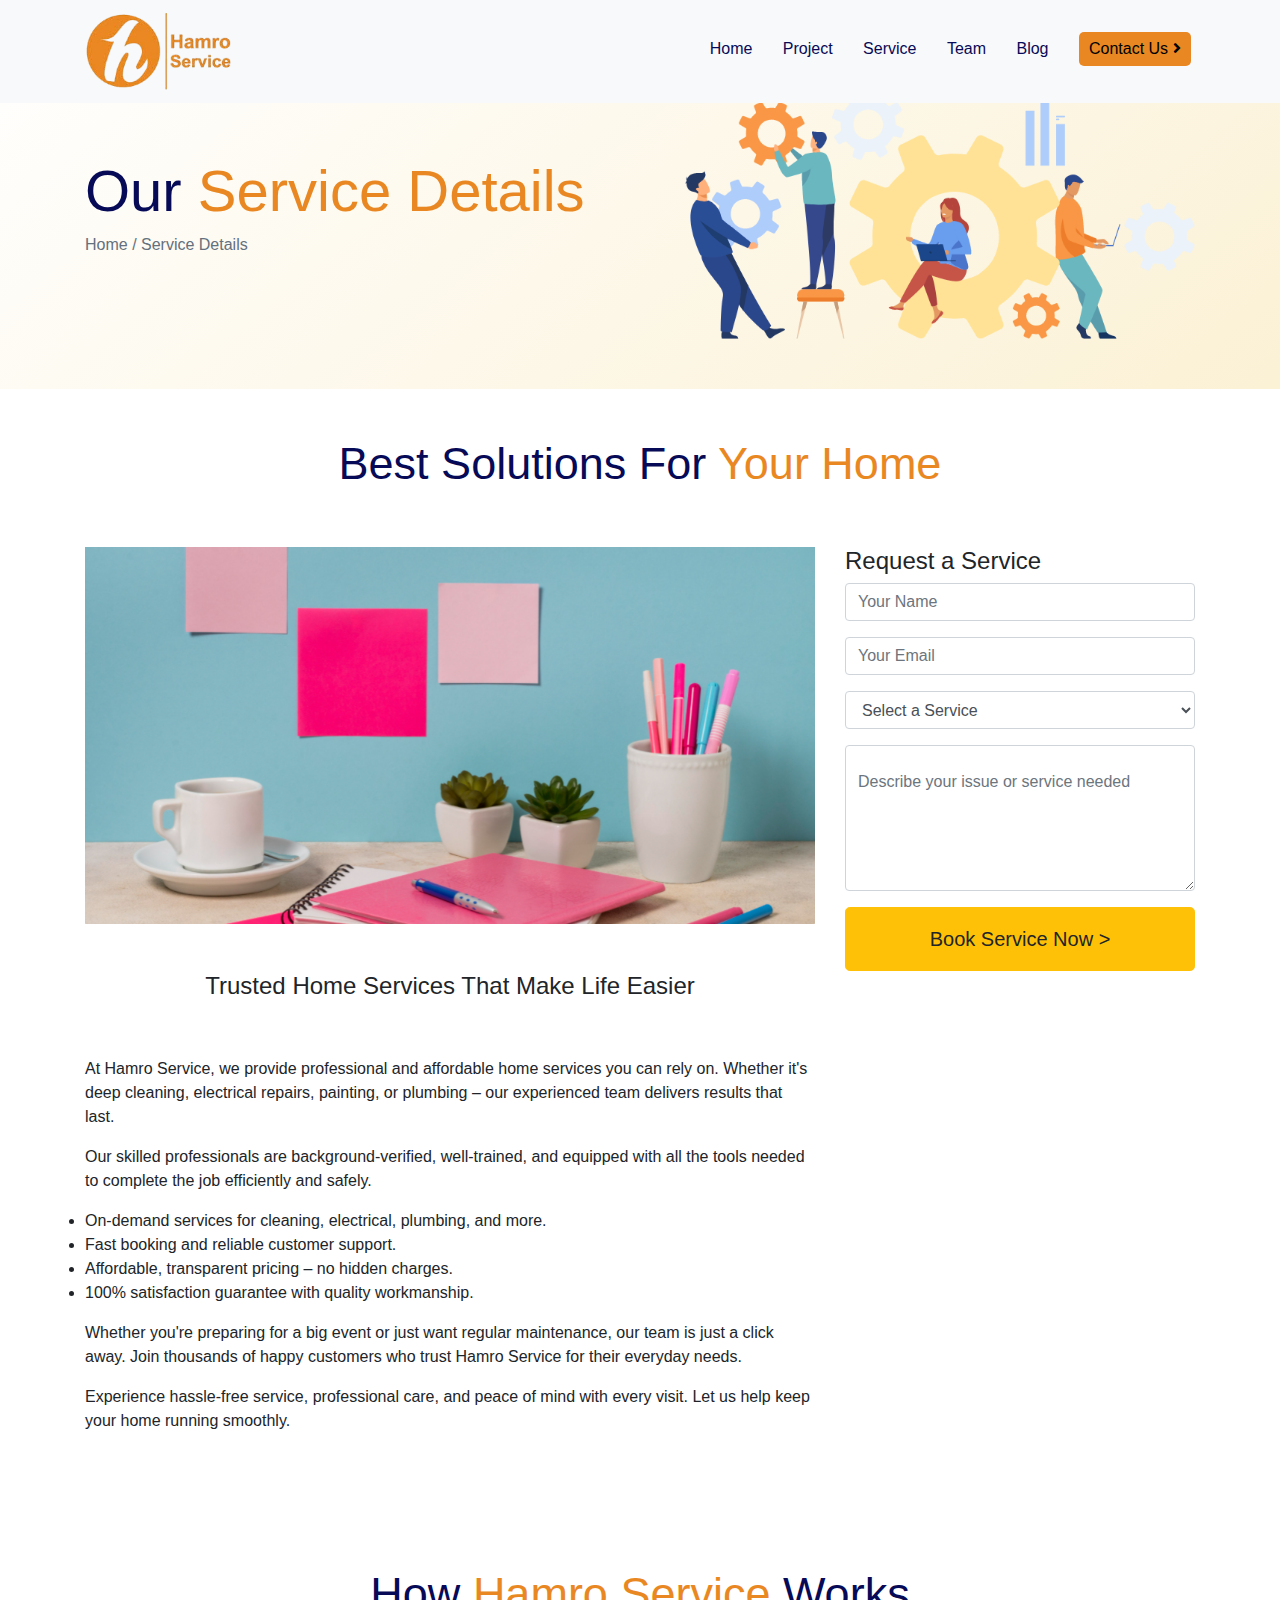
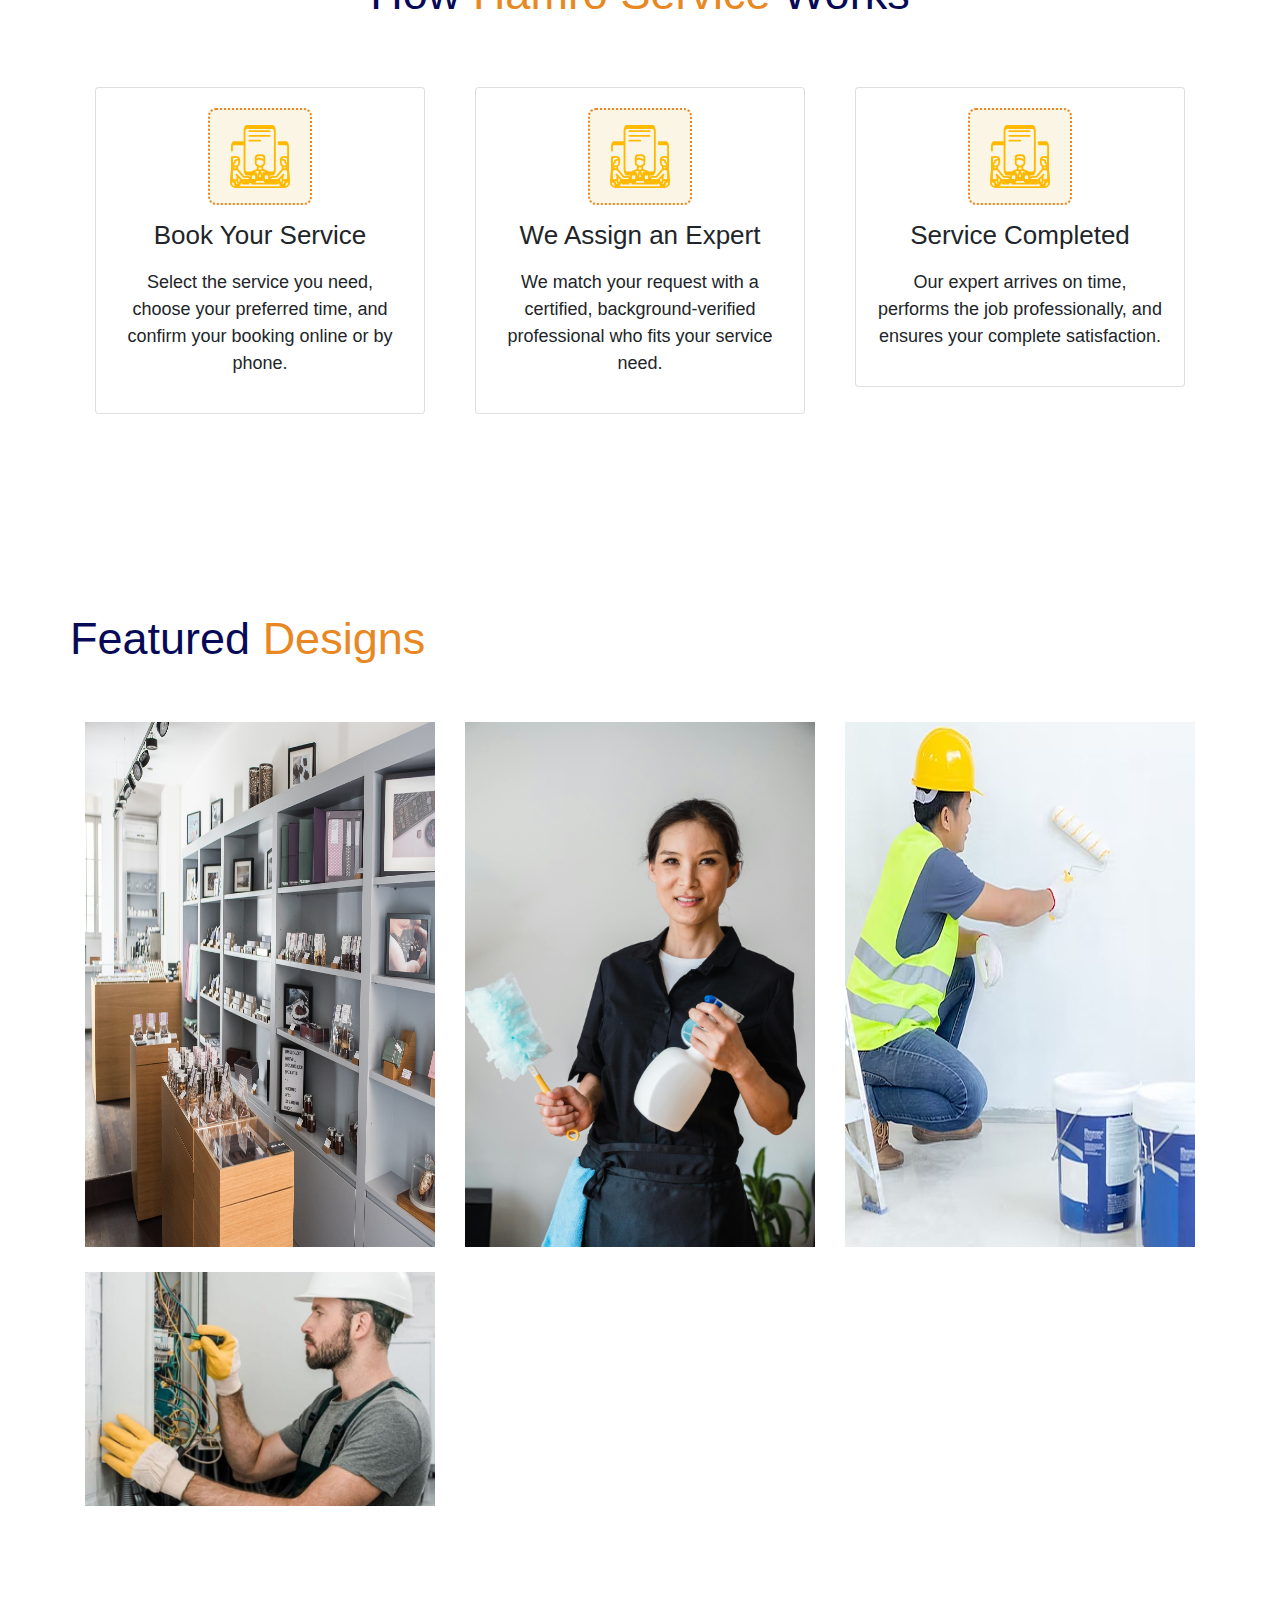
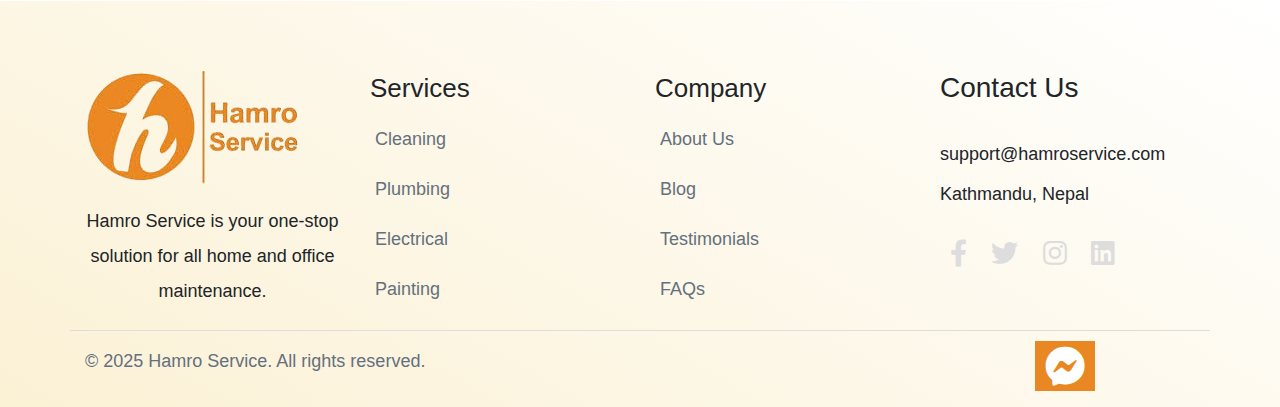
<file: service_details.html>
<!DOCTYPE html>
<html lang="en">

<head>
    <meta charset="UTF-8">
    <meta name="viewport" content="width=device-width, initial-scale=1.0">
    <title>HamroBusiness</title>
    <!-- Adding Stylesheets -->
    <link rel="stylesheet" href="https://cdnjs.cloudflare.com/ajax/libs/font-awesome/5.7.1/css/all.min.css">
    <link rel="stylesheet" href="https://maxcdn.bootstrapcdn.com/bootstrap/4.0.0/css/bootstrap.min.css"
        integrity="sha384-Gn5384xqQ1aoWXA+058RXPxPg6fy4IWvTNh0E263XmFcJlSAwiGgFAW/dAiS6JXm" crossorigin="anonymous">
    <link rel="stylesheet" href="./asset/css/style.css">
    <link rel="stylesheet" href="./asset/css/responsive.css">
</head>

<body>
<!-- Header Start  -->
    <section class="header contact-header">
        <!-- Header Navigation Start  -->
        <div class="container header-nav">
            <div class="row">
                <div class="col-md-12">
                    <nav class="navbar navbar-expand-lg navbar-light bg-light main-menu fixed-top">
                        <div class="container">
                            <a href="#" class="navbar-brand">
                                <img src="./asset/image/Logo.png" alt="hamrobusinessLogo">
                            </a>
                            <button class="navbar-toggler" data-toggle="collapse" data-target="#beeToggler">
                                <span class="navbar-toggler-icon"><i class="fa fa-bars"></i></span>
                            </button>
                            <div class="collapse navbar-collapse" id="beeToggler">
                                <ul class="navbar-nav ml-auto ">
                                    <li><a href="./index.html">Home</a></li>
									&nbsp;
                                    <li><a href="./project.html">Project</a></li>
									&nbsp;
                                    <li><a href="./service.html">Service</a></li>
									&nbsp;
                                    <li><a href="./team.html">Team</a></li>
									&nbsp;
                                    <li><a href="./blog.html">Blog</a></li>
									&nbsp;
                                    <li>
										<a href="./contact-us.html">
											<button class="nav-button">Contact Us <i class="fas fa-angle-right"></i> </button>
										</a>
									</li>
									&nbsp;
                                </ul>
                            </div>
                        </div>
                    </nav>
                </div>
            </div>
        </div>

        <!-- Header Navigation End  -->

        <!-- Header Banner Start  -->
        <div class="container header-content ">
            <div class="row h-100">
                <div class="col-md-6 centralize">
                    <div class="left-content ">
                        <h2>Our <span class="highlight">Service Details</span>
                        </h2>
                        <p>
                            Home / Service Details
                        </p>
                    </div>
                </div>
                <div class="col-md-6 centralize">
                    <div class="right-content">
                        <img src="./asset/image/Group 1387.png" alt="">
                    </div>
                </div>
            </div>
        </div>


    </section>

    <!-- Header End  -->
    
    
    <!-- Best solutions for your business start  -->
    
   <section class="best-solutions">
    <div class="container">
        <div class="row">
            <h2 class="text-center w-100 service-heading py-5">
                Best Solutions For <span class="highlight">Your Home</span>
            </h2>
        </div>
    </div>

    <div class="container">
        <div class="row">
            <!-- Content Left -->
            <div class="col-md-8">
                <img src="./asset/image/service_details_sample.png" class="img-fluid" alt="Home Service">
                
                <h4 class="great-websites text-center py-5">
                    Trusted Home Services That Make Life Easier
                </h4>

                <p>
                    At Hamro Service, we provide professional and affordable home services you can rely on. Whether it's deep cleaning, electrical repairs, painting, or plumbing – our experienced team delivers results that last.
                </p>

                <p>
                    Our skilled professionals are background-verified, well-trained, and equipped with all the tools needed to complete the job efficiently and safely.
                </p>

                <ul class="feature">
                    <li>On-demand services for cleaning, electrical, plumbing, and more.</li>
                    <li>Fast booking and reliable customer support.</li>
                    <li>Affordable, transparent pricing – no hidden charges.</li>
                    <li>100% satisfaction guarantee with quality workmanship.</li>
                </ul>

                <p>
                    Whether you're preparing for a big event or just want regular maintenance, our team is just a click away. Join thousands of happy customers who trust Hamro Service for their everyday needs.
                </p>

                <p>
                    Experience hassle-free service, professional care, and peace of mind with every visit. Let us help keep your home running smoothly.
                </p>
            </div>

            <!-- Quote Form Right -->
            <div class="col-md-4">
                <h4 class="get-quote">Request a Service</h4>

                <div class="mb-3">
                    <input type="text" class="form-control" placeholder="Your Name">
                </div>

                <div class="mb-3">
                    <input type="email" class="form-control" placeholder="Your Email">
                </div>

                <div class="mb-3">
                    <select class="form-control">
                        <option>Select a Service</option>
                        <option>Home Cleaning</option>
                        <option>Electrical Repair</option>
                        <option>Painting Service</option>
                        <option>Plumbing</option>
                        <option>AC Maintenance</option>
                    </select>
                </div>

                <div class="mb-3">
                    <textarea class="form-control py-4" rows="4" placeholder="Describe your issue or service needed"></textarea>
                </div>

                <button type="button" class="btn btn-warning btn-lg btn-block get-quote-button py-3">
                    Book Service Now >
                </button>
            </div>
        </div>
    </div>
</section>

<!-- Best solutions for your business start finish -->
<!-- Work Process Start -->
<section class="work-process section-padding">
    <div class="container">
        <div class="row">
            <h2 class="text-center w-100 service-heading py-5">
                How <span class="highlight">Hamro Service</span> Works
            </h2>
        </div>
    </div>

    <div class="container">
        <div class="row">
            <!-- Step 1: Book Service -->
            <div class="col-md-4">
                <div class="process-block">
                    <div class="card">
                        <div class="card-body text-center">
                            <img src="./asset/image/discussion.svg" alt="Book Service">
                            <h3>Book Your Service</h3>
                            <p>Select the service you need, choose your preferred time, and confirm your booking online or by phone.</p>
                        </div>
                    </div>
                </div>
            </div>

            <!-- Step 2: Professional Assigned -->
            <div class="col-md-4">
                <div class="process-block">
                    <div class="card">
                        <div class="card-body text-center">
                            <img src="./asset/image/discussion.svg" alt="Assign Expert">
                            <h3>We Assign an Expert</h3>
                            <p>We match your request with a certified, background-verified professional who fits your service need.</p>
                        </div>
                    </div>
                </div>
            </div>

            <!-- Step 3: Service Completed -->
            <div class="col-md-4">
                <div class="process-block">
                    <div class="card">
                        <div class="card-body text-center">
                            <img src="./asset/image/discussion.svg" alt="Service Delivery">
                            <h3>Service Completed</h3>
                            <p>Our expert arrives on time, performs the job professionally, and ensures your complete satisfaction.</p>
                        </div>
                    </div>
                </div>
            </div>
        </div>
    </div>
</section>
<!-- Work Process End -->

        
        <!-- Featured Designs Start  -->

        <section class="featured-designs section-padding">
            <div class="container">
                <div class="row">
                    <h2 class="text-left w-100 service-heading py-5">Featured
                        <span class="highlight">Designs</span> </h2>
                    </div>
            </div>
            <div class="container">
                <div class="row">
                    <div class="col-md-4 feature-design-image">
						<img src="./asset/image/carpentar.jpg" alt="image text" class="img-fluid">
					</div>
					<div class="col-md-4 feature-design-image">
						<img src="./asset/image/cleaning services.jpg" alt="image text" class="img-fluid">
					</div>
					<div class="col-md-4 feature-design-image">
						<img src="./asset/image/painting.jpg" alt="image text" class="img-fluid">
					</div>
					<div class="col-md-4 feature-design-image">
						<img src="./asset/image/electrician.jpg" alt="image text" class="img-fluid">
					</div>
					
                    
                </div>
                

            </div>
        </section>
 
        <!-- Featured Design End   -->
		
        
        
      
<!-- Footer Start  -->

<section class="footer section-padding">
    <div class="container">
        <div class="row">
            <div class="col-md-3">
                <div class="footer-widget-1">
                    <img src="./asset/image/Logo.png" alt="Hamro Service Logo">
                    <p>
                        Hamro Service is your one-stop solution for all home and office maintenance.
                    </p>
                </div>
            </div>
            <div class="col-md-3">
                <div class="footer-widget-2">
                    <h3>Services</h3>
                    <ul>
                        <li><a href="#">Cleaning</a></li>
                        <li><a href="#">Plumbing</a></li>
                        <li><a href="#">Electrical</a></li>
                        <li><a href="#">Painting</a></li>
                    </ul>
                </div>
            </div>
            <div class="col-md-3">
                <div class="footer-widget-3">
                    <h3>Company</h3>
                    <ul>
                        <li><a href="#">About Us</a></li>
                        <li><a href="#">Blog</a></li>
                        <li><a href="#">Testimonials</a></li>
                        <li><a href="#">FAQs</a></li>
                    </ul>
                </div>
            </div>
            <div class="col-md-3">
                <div class="footer-widget-4">
                    <h3>Contact Us</h3>
                    <p>
                        support@hamroservice.com <br> Kathmandu, Nepal
                    </p>
                    <ul>
                        <li><a href="#"><i class="fab fa-facebook-f"></i></a></li>
                        <li><a href="#"><i class="fab fa-twitter"></i></a></li>
                        <li><a href="#"><i class="fab fa-instagram"></i></a></li>
                        <li><a href="#"><i class="fab fa-linkedin"></i></a></li>
                    </ul>
                </div>
            </div>
        </div>
        
        <div class="row" style="border-top: 1px solid #ddd; padding-top: 10px;">
            <div class="col-md-10">
                <div class="copyright-text">
                    <p>
                        © 2025 Hamro Service. All rights reserved.
                    </p>
                </div>
            </div>
            <div class="col-md-2">
                <div class="messenger">
                    <i class="fab fa-facebook-messenger"></i>
                </div>
            </div>
        </div>
    </div>
</section>
<!-- Footer End  -->
    
    <!--Adding Scripts-->
    <script src="https://code.jquery.com/jquery-3.5.1.min.js" integrity="sha256-9/aliU8dGd2tb6OSsuzixeV4y/faTqgFtohetphbbj0=" crossorigin="anonymous"></script>
    <script src="https://cdnjs.cloudflare.com/ajax/libs/popper.js/1.12.9/umd/popper.min.js"
        integrity="sha384-ApNbgh9B+Y1QKtv3Rn7W3mgPxhU9K/ScQsAP7hUibX39j7fakFPskvXusvfa0b4Q"
        crossorigin="anonymous"></script>
    <script src="https://maxcdn.bootstrapcdn.com/bootstrap/4.0.0/js/bootstrap.min.js"
        integrity="sha384-JZR6Spejh4U02d8jOt6vLEHfe/JQGiRRSQQxSfFWpi1MquVdAyjUar5+76PVCmYl"
        crossorigin="anonymous"></script>
        <script src="./asset/js/mixitup.min.js"></script>
    <script src="./asset/js/main.js"></script>
</body>

</html>
</file>
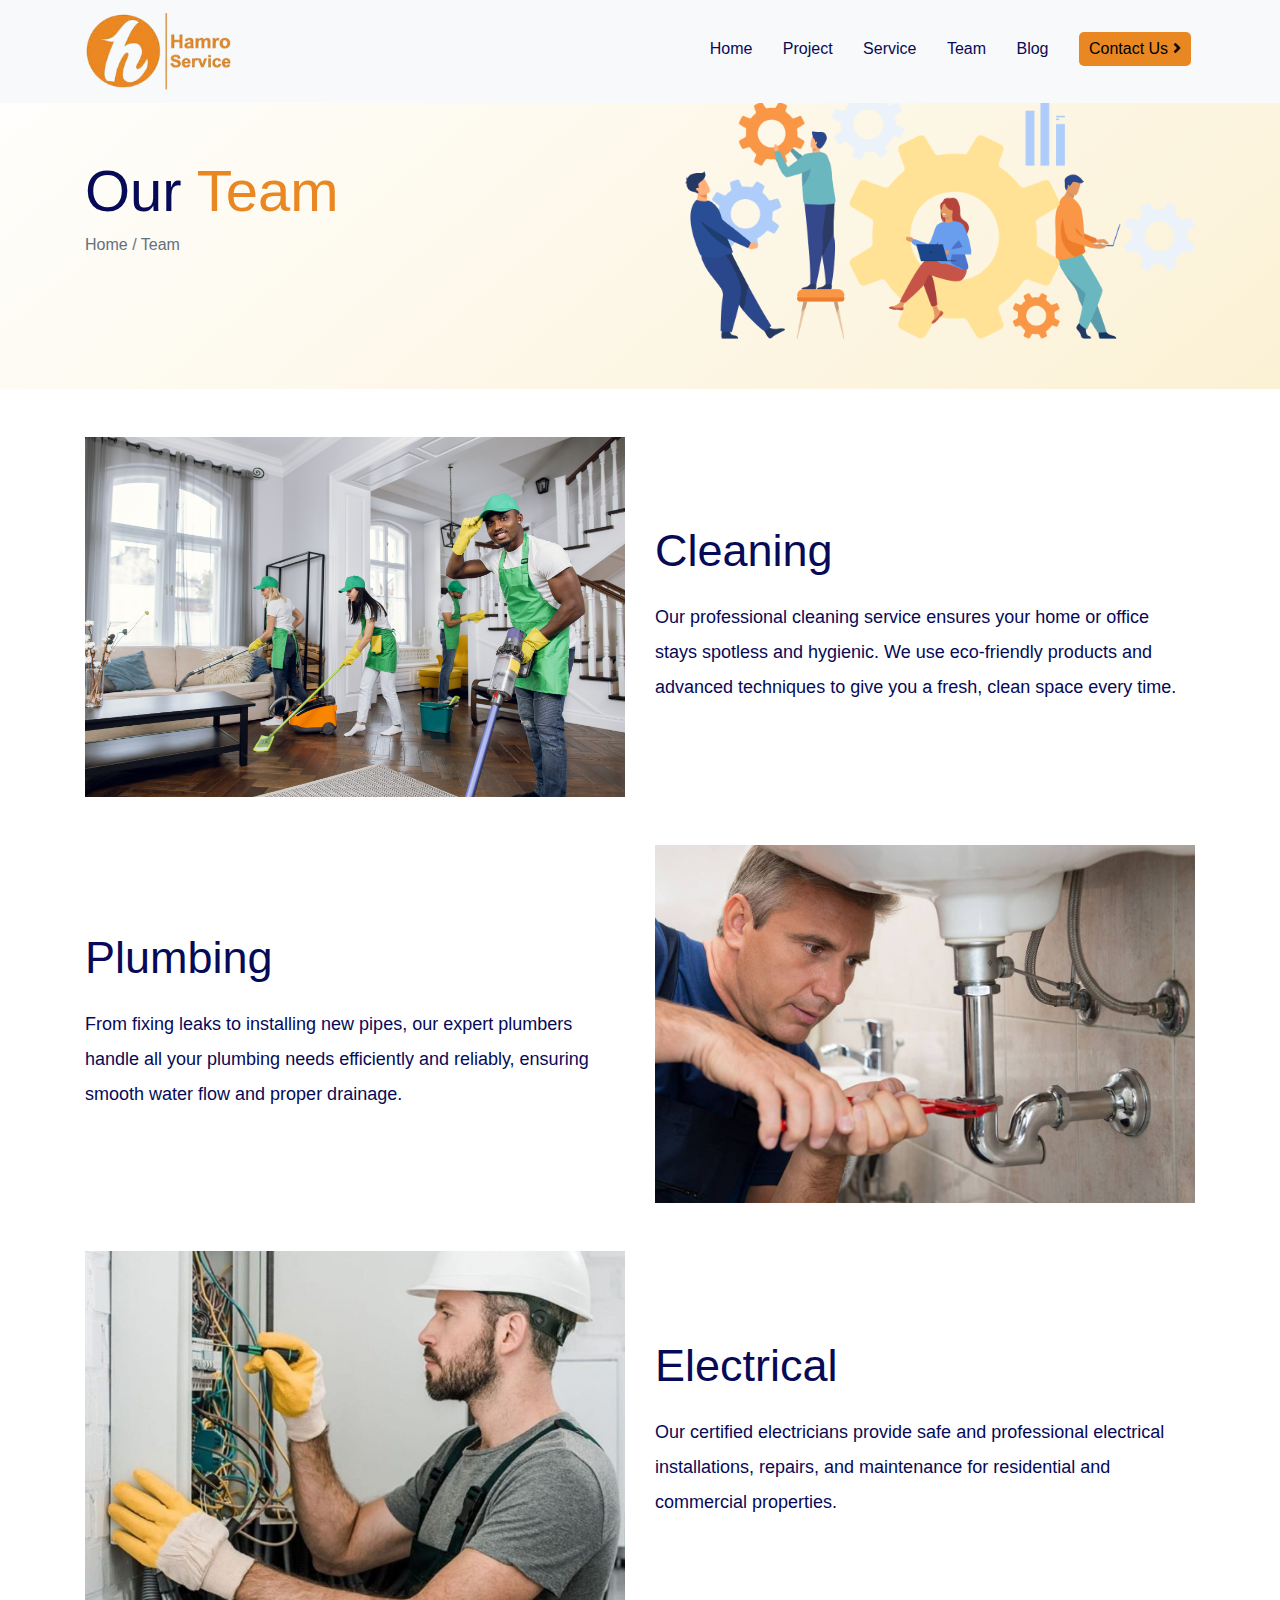
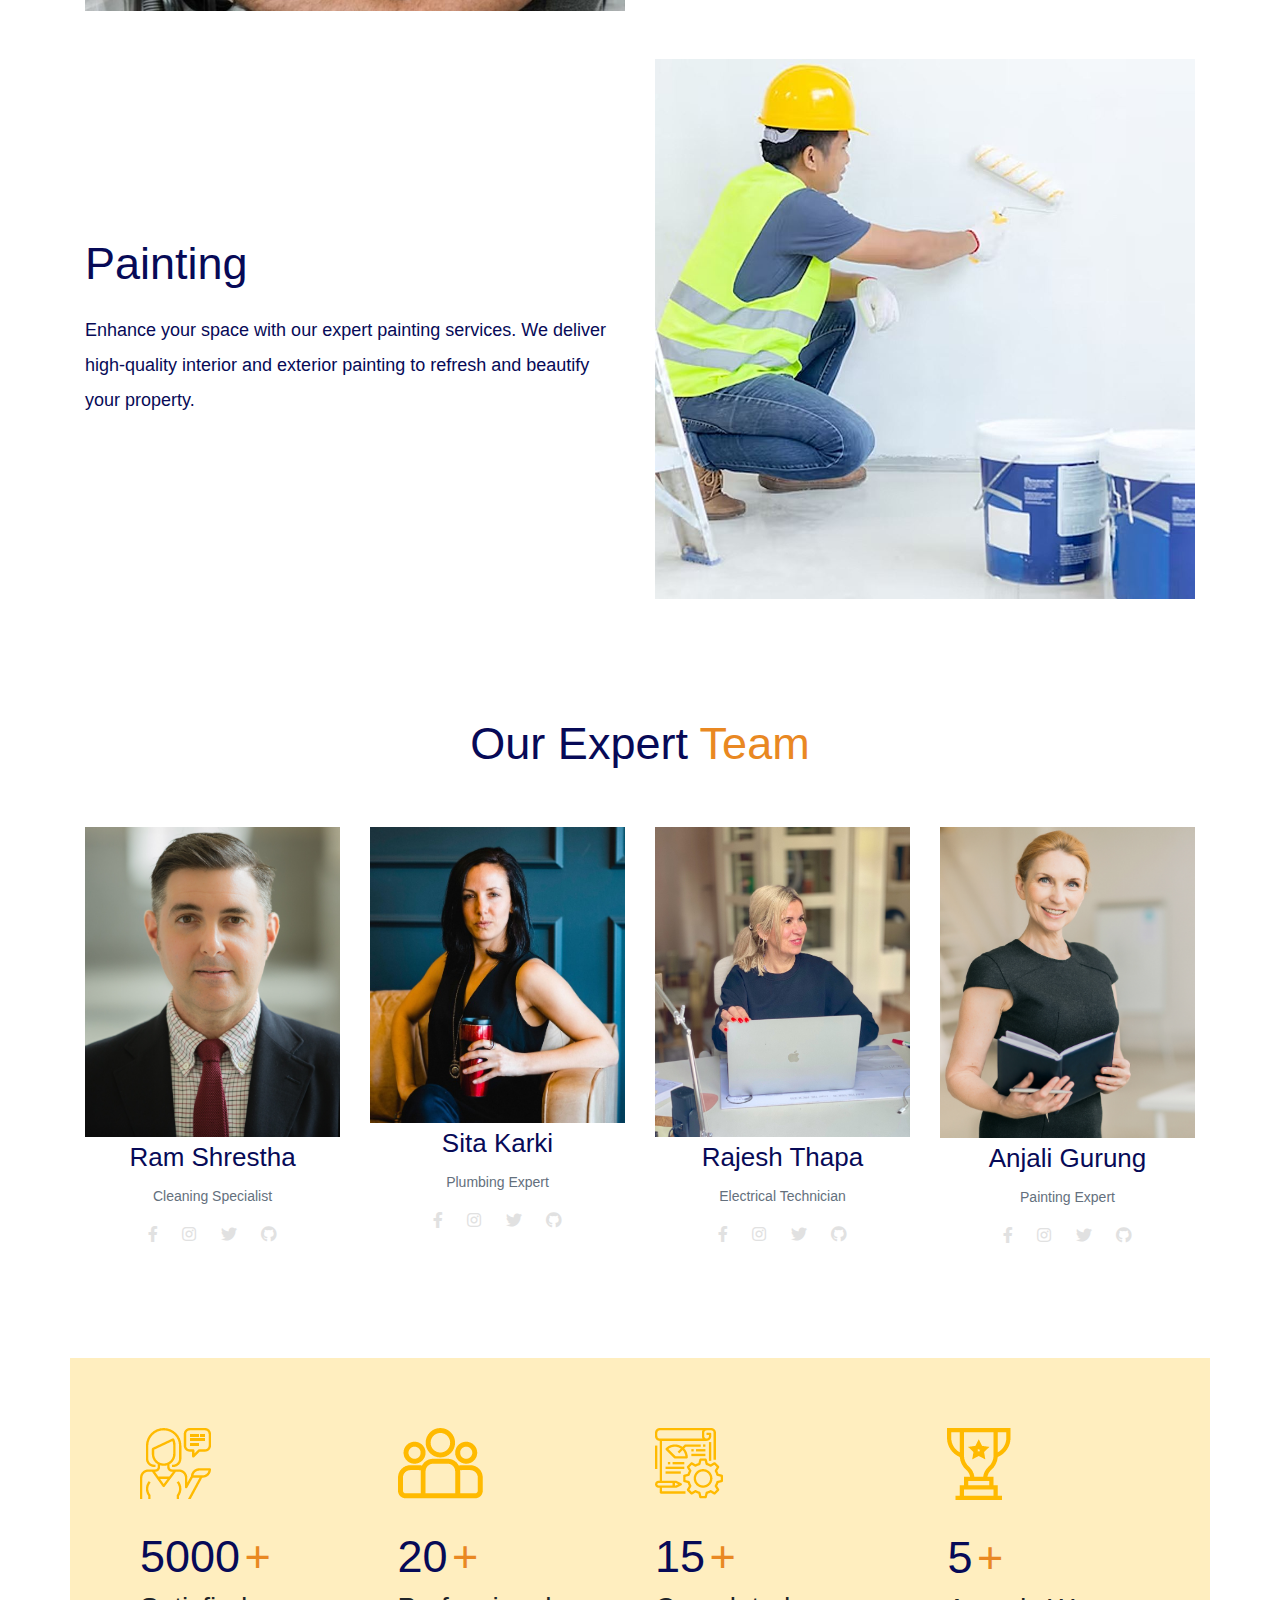
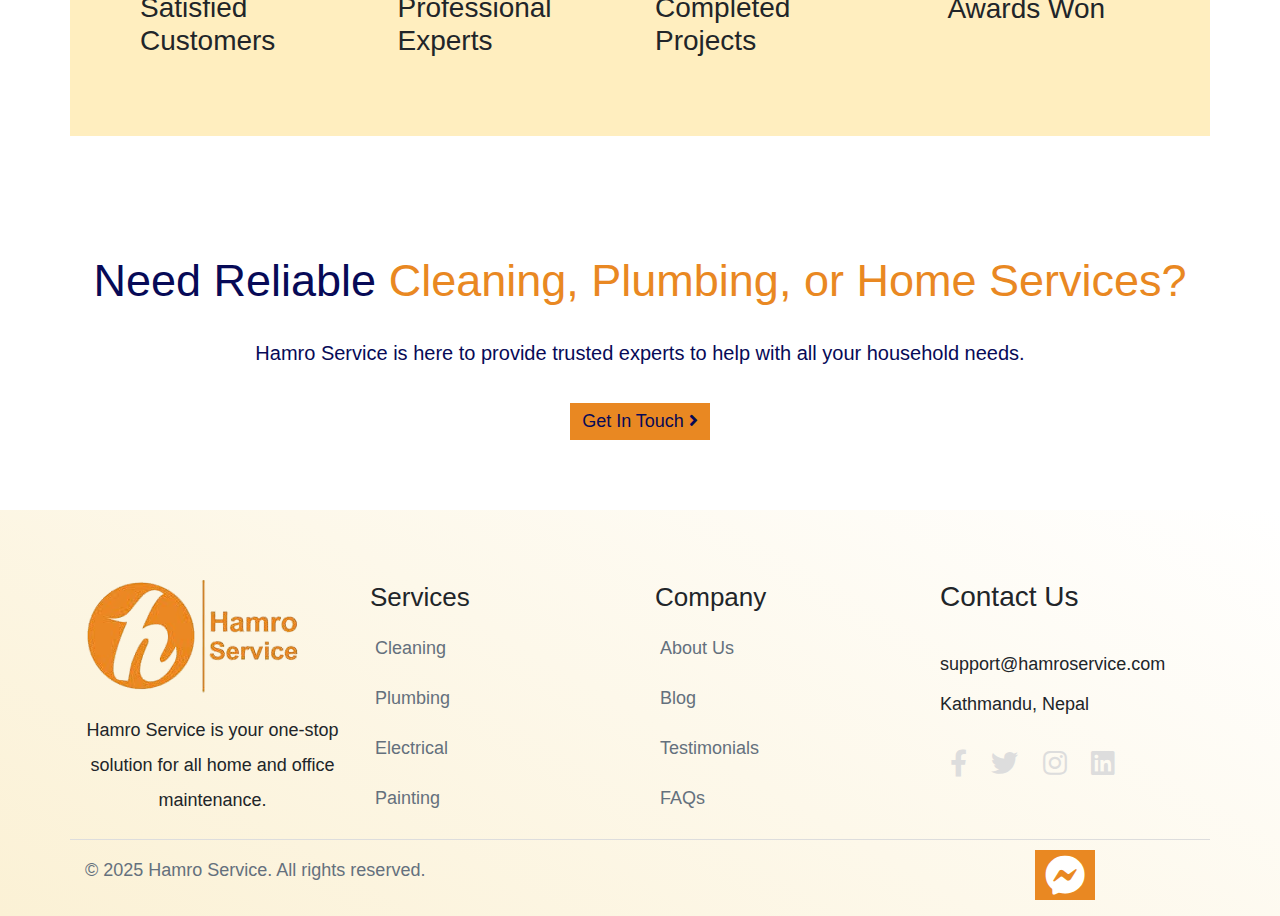
<file: team.html>
<!DOCTYPE html>
<html lang="en">

<head>
    <meta charset="UTF-8">
    <meta name="viewport" content="width=device-width, initial-scale=1.0">
    <title>HamroBusiness</title>
    <!-- Adding Stylesheets -->
    <link rel="stylesheet" href="https://cdnjs.cloudflare.com/ajax/libs/font-awesome/5.7.1/css/all.min.css">
    <link rel="stylesheet" href="https://maxcdn.bootstrapcdn.com/bootstrap/4.0.0/css/bootstrap.min.css"
        integrity="sha384-Gn5384xqQ1aoWXA+058RXPxPg6fy4IWvTNh0E263XmFcJlSAwiGgFAW/dAiS6JXm" crossorigin="anonymous">
    <link rel="stylesheet" href="./asset/css/style.css">
    <link rel="stylesheet" href="./asset/css/responsive.css">
</head>
<body>
	<!-- Header Start  -->
    <section class="header contact-header">
        <!-- Header Navigation Start  -->
        <div class="container header-nav">
            <div class="row">
                <div class="col-md-12">
                    <nav class="navbar navbar-expand-lg navbar-light bg-light main-menu fixed-top">
                        <div class="container">
                            <a href="#" class="navbar-brand">
                                <img src="./asset/image/Logo.png" alt=" LeadsbeeLogo">
                            </a>
                            <button class="navbar-toggler" data-toggle="collapse" data-target="#beeToggler">
                                <span class="navbar-toggler-icon"><i class="fa fa-bars"></i></span>
                            </button>
                            <div class="collapse navbar-collapse" id="beeToggler">
                                <ul class="navbar-nav ml-auto ">
                                    <li><a href="./index.html">Home</a></li>
									&nbsp;
                                    <li><a href="./project.html">Project</a></li>
									&nbsp;
                                    <li><a href="./service.html">Service</a></li>
									&nbsp;
                                    <li><a href="#">Team</a></li>
									&nbsp;
                                    <li><a href="./blog.html">Blog</a></li>
									&nbsp;
                                    <li>
										<a href="./contact-us.html">
											<button class="nav-button">Contact Us <i class="fas fa-angle-right"></i> </button>
										</a>
									</li>
									&nbsp;
                                </ul>
                            </div>
                        </div>
                    </nav>
                </div>
            </div>
        </div>

        <!-- Header Navigation End  -->

        <!-- Header Banner Start  -->
        <div class="container header-content ">
            <div class="row h-100">
                <div class="col-md-6 centralize">
                    <div class="left-content ">
                        <h2>Our <span class="highlight">Team</span>
                        </h2>
                        <p>
                            Home / Team
                        </p>
                    </div>
                </div>
                <div class="col-md-6 centralize">
                    <div class="right-content">
                        <img src="./asset/image/Group 1387.png" alt="">
                    </div>
                </div>
            </div>
        </div>


    </section>

    <!-- Header End  -->
	
	<section class="service-type mt-5">


  <div class="container">
    <div class="row service-type-gap">
        <div class="col-md-6 centralize">
            <img src="./asset/image/cleaning service.jpeg" class="img-fluid mb-5" alt="Cleaning Service">
        </div>
        <div class="col-md-6 centralize">
            <div class="team-page-description">
                <h2>Cleaning</h2>
                <p>
                    Our professional cleaning service ensures your home or office stays spotless and hygienic. We use eco-friendly products and advanced techniques to give you a fresh, clean space every time.
                </p>
            </div>
        </div>
    </div>

    <div class="row service-type-gap">
        <div class="col-md-6 centralize order-md-2">
            <img src="./asset/image/plumbings.jpg" class="img-fluid mb-5" alt="Plumbing Service">
        </div>
        <div class="col-md-6 centralize order-md-1">
            <div class="team-page-description">
                <h2>Plumbing</h2>
                <p>
                    From fixing leaks to installing new pipes, our expert plumbers handle all your plumbing needs efficiently and reliably, ensuring smooth water flow and proper drainage.
                </p>
            </div>
        </div>
    </div>

    <div class="row service-type-gap">
        <div class="col-md-6 centralize">
            <img src="./asset/image/electrician.jpg" class="img-fluid mb-5" alt="Electrical Service">
        </div>
        <div class="col-md-6 centralize">
            <div class="team-page-description">
                <h2>Electrical</h2>
                <p>
                    Our certified electricians provide safe and professional electrical installations, repairs, and maintenance for residential and commercial properties.
                </p>
            </div>
        </div>
    </div>

    <div class="row service-type-gap">
        <div class="col-md-6 centralize order-md-2">
            <img src="./asset/image/painting.jpg" class="img-fluid mb-5" alt="Painting Service">
        </div>
        <div class="col-md-6 centralize order-md-1">
            <div class="team-page-description">
                <h2>Painting</h2>
                <p>
                    Enhance your space with our expert painting services. We deliver high-quality interior and exterior painting to refresh and beautify your property.
                </p>
            </div>
        </div>
    </div>
</div>

</section>
<!-- Team Section Start  -->

<section class="team section-padding">
	<div class="container">
		<div class="row"> 
			<h2 class="text-center w-100 service-heading">Our Expert
				<span class="highlight">Team</span> 
			</h2>
		</div>
	</div>
	
	<div class="container mt-5">
		<div class="row">
			<div class="col-lg-3 col-md-6">
				<div class="team-card text-center">
					<img src="./asset/image/team 4.jpg" alt="" class="img-fluid"/>
					<h3> Ram Shrestha </h3>
					<p> Cleaning Specialist </p>
					<ul>
						<li><a href="#"><i class="fab fa-facebook-f"></i></a></li>
						<li><a href="#"><i class="fab fa-instagram"></i></a></li>
						<li><a href="#"><i class="fab fa-twitter"></i></a></li>
						<li><a href="#"><i class="fab fa-github"></i></a></li>
					</ul>
				</div>
			</div>
			
			<div class="col-lg-3 col-md-6">
				<div class="team-card text-center">
					<img src="./asset/image/team 2.jpg" alt="" class="img-fluid"/>
					<h3> Sita Karki </h3>
					<p> Plumbing Expert </p>
					<ul>
						<li><a href="#"><i class="fab fa-facebook-f"></i></a></li>
						<li><a href="#"><i class="fab fa-instagram"></i></a></li>
						<li><a href="#"><i class="fab fa-twitter"></i></a></li>
						<li><a href="#"><i class="fab fa-github"></i></a></li>
					</ul>
				</div>
			</div>
			
			<div class="col-lg-3 col-md-6">
				<div class="team-card text-center">
					<img src="./asset/image/expert 2.jpg" alt="" class="img-fluid"/>
					<h3> Rajesh Thapa </h3>
					<p> Electrical Technician </p>
					<ul>
						<li><a href="#"><i class="fab fa-facebook-f"></i></a></li>
						<li><a href="#"><i class="fab fa-instagram"></i></a></li>
						<li><a href="#"><i class="fab fa-twitter"></i></a></li>
						<li><a href="#"><i class="fab fa-github"></i></a></li>
					</ul>
				</div>
			</div>
			
			<div class="col-lg-3 col-md-6">
				<div class="team-card text-center">
					<img src="./asset/image/expert 1.png" alt="" class="img-fluid"/>
					<h3> Anjali Gurung </h3>
					<p> Painting Expert </p>
					<ul>
						<li><a href="#"><i class="fab fa-facebook-f"></i></a></li>
						<li><a href="#"><i class="fab fa-instagram"></i></a></li>
						<li><a href="#"><i class="fab fa-twitter"></i></a></li>
						<li><a href="#"><i class="fab fa-github"></i></a></li>
					</ul>
				</div>
			</div>			
		</div>
	</div>
</section>

<!-- Team Section End  -->
<!-- Counter Section Start  -->

<section class="achivements">
	<div class="container section-padding" style="background:#FFEEBF">
		<div class="row">
			<!-- Items -->
			<div class="col-lg-3 col-md-6 d-flex justify-content-center">
				<div class="achivement-item">
					<img src="./asset/image/support.png" alt="" class="img-fluid d-block mb-4"/>
					<span class="counter" data-count="3000">5000</span>
					<span class="counter-plus">+</span>
					<h3>Satisfied Customers</h3>
				</div>
			</div>
			<!-- Items -->
			<div class="col-lg-3 col-md-6 d-flex justify-content-center">
			   <div class="achivement-item">
					<img src="./asset/image/group.png" alt="" class="img-fluid d-block mb-4"/>
					<span class="counter" data-count="150">20</span>
					<span class="counter-plus">+</span>
					<h3>Professional Experts</h3>
			   </div>
			</div>
			<!-- Items -->
			<div class="col-lg-3 col-md-6 d-flex justify-content-center">
			   <div class="achivement-item">
					<img src="./asset/image/analytics.png" alt="" class="img-fluid d-block mb-4"/>
					<span class="counter" data-count="450">15</span>
					<span class="counter-plus">+</span>
					<h3>Completed Projects</h3>
			   </div>
			</div>
			<!-- Items -->
			<div class="col-lg-3 col-md-6 d-flex justify-content-center">
			   <div class="achivement-item">
					<img src="./asset/image/trophy.png" alt="" class="img-fluid d-block mb-4"/>
					<span class="counter" data-count="30">5</span>
					<span class="counter-plus">+</span>
					<h3>Awards Won</h3>
			   </div>
			</div>
		</div>
	</div>
</section>
<!-- Team Call to Action Start  -->

<section class="section-padding team-counter "> 
	<div class="container mt-5">
		<div class="row justify-content-center">
			<h2 class="text-center w-100 service-heading">Need Reliable 
				<span class="highlight">Cleaning, Plumbing, or Home Services?</span> 
			</h2>
			<p class="sub-heading text-center w-100">
				Hamro Service is here to provide trusted experts to help with all your household needs.
			</p>
			<button class="mt-3">Get In Touch <i class="fas fa-angle-right"></i></button>
		</div>
	</div>
</section>
	
<!-- Team Call to Action End  -->

	

<!-- Footer Start  -->

<section class="footer section-padding">
    <div class="container">
        <div class="row">
            <div class="col-md-3">
                <div class="footer-widget-1">
                    <img src="./asset/image/Logo.png" alt="hamrobusinessLogo">
                    <p>
                        Hamro Service is your one-stop solution for all home and office maintenance.
                    </p>
                </div>
            </div>
            <div class="col-md-3">
                <div class="footer-widget-2">
                    <h3>Services</h3>
                    <ul>
                        <li><a href="#">Cleaning</a></li>
                        <li><a href="#">Plumbing</a></li>
                        <li><a href="#">Electrical</a></li>
                        <li><a href="#">Painting</a></li>
                    </ul>
                </div>
            </div>
            <div class="col-md-3">
                <div class="footer-widget-3">
                    <h3>Company</h3>
                    <ul>
                        <li><a href="#">About Us</a></li>
                        <li><a href="#">Blog</a></li>
                        <li><a href="#">Testimonials</a></li>
                        <li><a href="#">FAQs</a></li>
                    </ul>
                </div>
            </div>
            <div class="col-md-3">
                <div class="footer-widget-4">
                    <h3>Contact Us</h3>
                    <p>
                        support@hamroservice.com <br> Kathmandu, Nepal
                    </p>
                    <ul>
                        <li><a href="#"><i class="fab fa-facebook-f"></i></a></li>
                        <li><a href="#"><i class="fab fa-twitter"></i></a></li>
                        <li><a href="#"><i class="fab fa-instagram"></i></a></li>
                        <li><a href="#"><i class="fab fa-linkedin"></i></a></li>
                    </ul>
                </div>
            </div>
        </div>
        
        <div class="row" style="border-top: 1px solid #ddd; padding-top: 10px;">
            <div class="col-md-10">
                <div class="copyright-text">
                    <p>
                        © 2025 Hamro Service. All rights reserved.
                    </p>
                </div>
            </div>
            <div class="col-md-2">
                <div class="messenger">
                    <i class="fab fa-facebook-messenger"></i>
                </div>
            </div>
        </div>
    </div>
</section>
<!-- Footer End  -->
    <!-- Footer End  -->
    <!--Adding Scripts-->
    <script src="https://code.jquery.com/jquery-3.5.1.min.js" integrity="sha256-9/aliU8dGd2tb6OSsuzixeV4y/faTqgFtohetphbbj0=" crossorigin="anonymous"></script>
    <script src="https://cdnjs.cloudflare.com/ajax/libs/popper.js/1.12.9/umd/popper.min.js"
        integrity="sha384-ApNbgh9B+Y1QKtv3Rn7W3mgPxhU9K/ScQsAP7hUibX39j7fakFPskvXusvfa0b4Q"
        crossorigin="anonymous"></script>
    <script src="https://maxcdn.bootstrapcdn.com/bootstrap/4.0.0/js/bootstrap.min.js"
        integrity="sha384-JZR6Spejh4U02d8jOt6vLEHfe/JQGiRRSQQxSfFWpi1MquVdAyjUar5+76PVCmYl"
        crossorigin="anonymous"></script>
        <script src="./asset/js/mixitup.min.js"></script>
    <script src="./asset/js/main.js"></script>
</body>

</html>
</file>
<file: asset/css/responsive.css>
/* Project Page  */
@media only screen and (max-width: 576px) {
    
    .left-content h2{
        font-size: 45px;
    }
    .service-heading{
        font-size: 35px;
    }
    h2.portfolio-heading,section.portfolio-call-to-action h2{
        font-size: 35px;
        line-height: 45px;
    }
    .section-padding{
        padding: 30px;
    }
    button.project-button-1{
        margin-bottom: 20px;
    }
    .testimonial-description h3{
        font-size: 35px;
    }
  }
  @media only screen and (max-width: 1200px){
    .coma{
        left: 0%;
    }
  }
  @media only screen and (max-width: 1200px){
    a.carousel-control-prev.testimonial-control{
        top: 85%;
    }
    a.carousel-control-next.testimonial-control{
        top: 85%;
        margin-left: 20px;
    }
  }
  @media only screen and (max-width: 767px){
    .client-picture img{
          max-height: 350px;
      }
      .client-picture img.coma{
          top:55%;
          left: 5%;
      }
  }


  /* Team Page  */

  @media only screen and (max-width: 992px){
    .achivement-item{
        margin-top: 45px;
    }
  }
  @media only screen and (max-width: 768px){
    .blog-container .row{
        margin-bottom: 40px;
    }
  }
  
/* Contact Us Page  */

  @media only screen and (max-width: 768px){
    .office-block{
        margin-bottom: 40px;
    }
  }
  
  @media only screen and (max-width: 992px){
    .partner img{
        margin-bottom: 25px;
    }
  }
  @media only screen and (max-width: 768px){
    .partner img{
        margin-bottom: 35px;
    }
  }
  
  /* Service Details Page  */
  
  @media only screen and (max-width:768px){
	  .contact-header .right-content img{
		  width:70% !important;
	  }
  }
</file>
<file: asset/css/service-details.css>
*{
    margin: 0;
    padding: 0;
}
html,body{
    height: 100%;
    font-family:sans-serif;
    scroll-behavior: smooth;
}
a:hover{
    text-decoration: none;
}
.section-padding{
    padding: 70px;
}
/* Adding Fonts*/

@import url('https://fonts.googleapis.com/css2?family=Poppins:wght@400;500&family=Roboto:wght@400;500&display=swap');

.header{
    background: linear-gradient(-40deg, #FBF1D5, #fff);
    height: auto;
}

/* Header Navigation Styles */
.header-nav {
    min-height: 90px;
}
.navbar-brand img{
    width: 100%;
    height: auto;
}
.main-menu ul li{
    margin-left: 26px;
    text-align: center;
}
.main-menu ul li a{
    font-family: 'Poppins', sans-serif;
    color: #070A57;
    font-weight: 500;
    font-size: 16px;
}
.main-menu ul li:hover{
    transform: scale(1.1);
    transition: 0.5s all ease;
}
button.nav-button{
    background:#e98822;
    font-family: 'Poppins', sans-serif;
    font-size: 16px;
    padding: 5px 10px;
    border: none;
    vertical-align: middle;
    margin-top: -5px;
    border-radius: 5px;
}

/* Header Banner Area Styles */

.container.header-content {
    height: 100%;
}
.highlight{
    color: #e98822;
}
.left-content h2 {
    font-family: 'Roboto', sans-serif;
    font-size: 60px;
    font-weight: 500;
    color: #070A57;
}
.centralize{
    display: flex;
    align-items: center;
}
.left-content p {
    font-family: 'Roboto',sans-serif;
    font-size: 16px;
    font-weight: 400;
    color: #64707D;
}
.call-to-action button {
    background: #e98822;
    border: none;
    font-family: 'Roboto',sans-serif;
    font-size: 18px;
    font-weight: 500;
    padding: 5px 10px;
}
.call-to-action button:hover{
    transform: scale(1.1);
    transition: 0.5s all ease;
}

.call-to-action a {
    font-family: 'Roboto',sans-serif;
    font-size: 18px;
    font-weight: 500;
    color: #e98822;
    text-decoration: underline;
    margin-left: 30px;
}

.right-content img{
    width: 70%;
    padding-left: 30px;
}

/* best solutions for your business start */
.sample-image-service {
width: 45rem;
border-radius: 3%;

}

.get-quote {
    text-align: center;
    padding-bottom: 2rem;
}

.get-quote-button {
    margin-top: 1rem;
}
.form-control {
    padding: 2rem;
}

.feature li {
    padding-left: 2rem;
    background-image: url(../image/check.svg);
    background-repeat: no-repeat;
    line-height: 1.5rem;
    margin-bottom: 1rem;
    list-style-type: none;
    
  }
.feature {
    font-weight: bold;
}

/* Work process syles */ 

.process-block {
    text-align: center;
    padding: 10px;
}

.card-header  {
    background-color: #faea7e;
    
}
.card:hover{
    transform: scale(1.1);
    transition: 0.5s all ease;
    box-shadow: 0 4px 8px 0 rgba(0, 0, 0, 0.2), 0 6px 20px 0 rgba(0, 0, 0, 0.19);
}

.process-block img {
    background: #FBF5E5;
    border: 2px dotted #e98822;
    padding: 15px 20px;
    border-radius: 8px;
    margin-bottom: 15px;
}
.process-block img:hover{
    transform: scale(1.1);
    transition: 0.5s all ease;
}

.process-block p {
    font-family: 'Roboto',sans-serif;
    font-size: 18px;
    font-weight: 400;
    padding-top: 10px;
}

.process-block h3 {
    font-family: 'Roboto',sans-serif;
    font-size: 26px;
    font-weight: 500;
}
.project-discussion{
    margin-left: 30px;
    height: auto;
    
}
.project-discussion-image img{
    
    
}
.project-discussion h2 {
    font-family: 'Roboto',sans-serif;
    font-size: 45px;
    font-weight: 500;
    color: #070A57;}
    
    .project-discussion p {
        font-family: 'Roboto',sans-serif;
        font-size: 18px;
        line-height: 35px;
        color: #64707D;}
        
        .project-discussion button {
            background:#e98822;
            font-family: 'Poppins', sans-serif;
            font-size: 16px;
            padding: 5px 10px;
            border: none;
            vertical-align: middle;
            margin-top: -5px;
            border-radius: 5px;
            
        }
        
        .project-discussion button:hover{
            transform: scale(1.1);
            transition: 0.5s all ease;
        }
        /* Work process syles finish */ 
        
        /* Featured Designs */
        
        .square {
            position: relative;
            width: 300px;     
            height: 300px;
            overflow: hidden;
            
         }
         .square-img {
            position: absolute;
            max-width: 100%;
            width: 100%;
            height: auto;
            top: 50%;     
            left: 50%;
            transform: translate( -50%, -50%);
            padding-right: 1.1rem;
            padding-left: 1.1rem;
            border-radius: 8%;
        }


        
       /* Footer Styles */

.footer{
    background: linear-gradient(30deg, #FBF1D5, #fff);
}
.footer-widget-1 p {
    font-family: 'Roboto',sans-serif;
    font-size: 18px;
    line-height: 35px;
    margin-top: 20px;
    text-align: center;
}
.footer-widget-2 h3,.footer-widget-3 h3 {font-family: 'Roboto',sans-serif;font-size: 26px;font-weight: 500;line-height: 35px;}

.footer-widget-2 ul li,.footer-widget-3 ul li {
    list-style: none;
    padding: 5px;
}

.footer-widget-2 ul li a,.footer-widget-3 ul li a {
    font-family: 'Roboto',sans-serif;
    font-size: 18px;
    line-height: 40px;
    color: #64707D;
}
.footer-widget-4 p{
    font-family: 'Roboto',sans-serif;
    font-size: 18px;
    font-weight: 400;
    line-height: 40px;
    margin-top: 30px;
    margin-bottom: 20px;
}
.footer-widget-4 ul li{
    list-style-type: none;
    display: inline;
    padding: 5px 10px;
    font-size: 27px;
}
.footer-widget-4 ul li a {
    color: #DDDDDD;
}

.footer-widget-4 ul li a:hover {
    color: #e98822;
    transition: all 0.5s ease-in-out;
}
</file>
<file: asset/css/style.css>
/*
Project:    LeadsBee
Version:    1.0
Last change:    16/11/20 [fixed Float bug, vf]
Author Name: LeadsBee
Primary use:    Official Site
*/

/*Reset CSS*/
*{
    margin: 0;
    padding: 0;
}
html,body{
    height: 100%;
    font-family:sans-serif;
    scroll-behavior: smooth;
}
a:hover{
    text-decoration: none;
}
.section-padding{
    padding: 70px;
}
/* Adding Fonts*/

@import url('https://fonts.googleapis.com/css2?family=Poppins:wght@400;500&family=Roboto:wght@400;500&display=swap');

.header{
    background: linear-gradient(-40deg, #FBF1D5, #fff);
    
}

/* Header Navigation Styles */
.header-nav {
    min-height: 90px;
}
.navbar-brand img{
    width: 150px !important;
    height: auto;
}
.main-menu ul li{
    margin-left: 26px;
    text-align: center;
}
.main-menu ul li a{
    font-family: 'Poppins', sans-serif;
    color: #070A57;
    font-weight: 500;
    font-size: 16px;
}
.main-menu ul li:hover{
    transform: scale(1.1);
    transition: 0.5s all ease;
}
button.nav-button{
    background:#e98822;
    font-family: 'Poppins', sans-serif;
    font-size: 16px;
    padding: 5px 10px;
    border: none;
    vertical-align: middle;
    margin-top: -5px;
    border-radius: 5px;
}

/* Header Banner Area Styles */

.container.header-content {
    height: 100%;
}
.highlight{
    color: #e98822;
}
.left-content h2 {
    font-family: 'Roboto', sans-serif;
    font-size: 58px;
    font-weight: 500;
    color: #070A57;
}
.centralize{
    display: flex;
    align-items: center;
}
.left-content p {
    font-family: 'Roboto',sans-serif;
    font-size: 16px;
    font-weight: 400;
    color: #64707D;
}
.call-to-action button {
    background: #e98822;
    border: none;
    font-family: 'Roboto',sans-serif;
    font-size: 18px;
    font-weight: 500;
    padding: 5px 10px;
}
.call-to-action a {
    font-family: 'Roboto',sans-serif;
    font-size: 18px;
    font-weight: 500;
    color: #e98822;
    text-decoration: underline;
    margin-left: 30px;
}
.right-content img{
    width: 70%;
    padding-left: 30px;
}

/* Work process syles */

.process-block {
    text-align: center;
    padding: 10px;
}

.process-block img {
    background: #FBF5E5;
    border: 2px dotted #e98822;
    padding: 15px 20px;
    border-radius: 8px;
    margin-bottom: 15px;
}

.process-block p {
    font-family: 'Roboto',sans-serif;
    font-size: 18px;
    font-weight: 400;
    padding-top: 10px;
}

.process-block h3 {
    font-family: 'Roboto',sans-serif;
    font-size: 26px;
    font-weight: 500;
}
.project-discussion{
    margin-left: 30px;
}
.project-discussion h2 {
    font-family: 'Roboto',sans-serif;
    font-size: 45px;
    font-weight: 500;
    color: #070A57;}

.project-discussion p {
    font-family: 'Roboto',sans-serif;
    font-size: 18px;
    line-height: 35px;
    color: #64707D;}

.project-discussion button {
    background: #e98822;
    border: none;
    font-family: 'Roboto',sans-serif;
    font-size: 18px;
    font-weight: 500;
    padding: 10px 15px;
}

/* Services styles  */
.services{
    background: linear-gradient(30deg, #FBF1D5, #fff);
}
.service-heading {
    font-family: 'Roboto',sans-serif;
    font-size: 45px;
    font-weight: 500;
    color: #070A57;
}

/* Multiframe Carousel  */

@media (min-width: 768px) {

    .service-carousel.carousel-inner .carousel-item-right.active,
    .service-carousel.carousel-inner .carousel-item-next {
        transform: translateX(50%);
    }

    .service-carousel.carousel-inner .carousel-item-left.active,
    .service-carousel.carousel-inner .carousel-item-prev {
        transform: translateX(-50%);
    }
}

/* large - display 3 */
@media (min-width: 992px) {

    .service-carousel.carousel-inner .carousel-item-right.active,
    .service-carousel.carousel-inner .carousel-item-next {
        transform: translateX(33%);
    }

    .service-carousel.carousel-inner .carousel-item-left.active,
    .service-carousel.carousel-inner .carousel-item-prev {
        transform: translateX(-33%);
    }
}

@media (max-width: 768px) {
    .service-carousel.carousel-inner .carousel-item>div {
        display: none;
    }

    .service-carousel.carousel-inner .carousel-item>div:first-child {
        display: block;
    }
}

 .carousel-inner .carousel-item.active,
 .carousel-inner .carousel-item-next,
 .carousel-inner .carousel-item-prev {
    display: flex;
}

 .carousel-inner .carousel-item-right,
 .carousel-inner .carousel-item-left {
    transform: translateX(0);
}
.service-card h5{
	font-family:'Roboto',sans-serif;
	font-size:26px;
	font-weight:500;
	color:#070A57;
}
.service-card p{
	font-family:'Roboto',sans-serif;
	font-size:18px;
	color:#64707D;
}
.service-card a{
	color:#64707D;
	font-family:'Roboto',sans-serif;
	font-size:18px;
	font-weight:500;
	color:#64707D;
	text-decoration:underline;
}
.service-card a:hover{
	color:#e98822;
	transition:all 0.5s ease;
}
.service-control-prev, .service-control-next {
    height: 50px;
    width: 50px;
    outline: black;
    background-color: #e98822;
    background-size: 100%, 100%;
    border-radius: 3px;
}
.service-control-next {
    margin-right: -105px;
}

.service-control-prev {
    margin-left: -205px;
}
.service-card {
    min-height: 495px;
}

/* Testimonial Styles  */
.testimonial .card{
    border: none !important;
}

a.carousel-control-prev.testimonial-control {
    top: 60%;
}

a.carousel-control-next.testimonial-control {
    top: 60%;
    left: 5%;
}
.testimonial-control{
    max-width: 32px;
}
.testimonial-description h3 {
	font-family: 'Roboto',sans-serif;
	font-size: 45px;
	font-weight: 500;
	color: #e98822;
    }


.testimonial-control-icon {
	background: #e98822;
	color: #070A57;
	height: 32px;
    width: 32px;
    padding:5px;
}
.client-meta-data h5 {
	font-family: 'Roboto',sans-serif;
	font-size: 24px;
	font-weight: 500;
	color: #070A57;
	}


.client-meta-data p {
	font-family: 'Rubik',sans-serif;
	font-size: 16px;
	font-style: italic;
	line-height:32px
	}
.coma{
    position: absolute;
    top: 70%;
    left: -10%;
    background: orange;
    padding: 20px;
}

/* Portfolio Styles  */

.portfolio{
    background: linear-gradient(-40deg, #FBF1D5, #fff);
}
 h2.portfolio-heading{
    font-family: 'Roboto',sans-serif;
    font-size: 45px;
    font-weight: 500;
    color: #070A57;
}
.portfolio-buttons button {
    background: transparent;
    border: none;
    padding: 5px 10px;
    font-family: 'Roboto',sans-serif;
    font-size: 18px;
    font-weight: 500;
    color: #070A57;
}

.portfolio-buttons button:hover {
    color: #e98822;
}

.portfolio-buttons {
    margin-bottom: 20px;
}
.myMixCont{
    margin-top: 30px;
}
.myMixCont img{
    margin-bottom: 10px;
}
/* Partner Section Styles  */

.partner-heading {
    font-family: 'Roboto',sans-serif;
    font-size: 45px;
    font-weight: 500;
    color: #070A57;
}

/* Footer Styles */

.footer{
    background: linear-gradient(30deg, #FBF1D5, #fff);
}
section.footer.section-padding {
    padding-bottom: 10px;
}
.footer-widget-1 p {
    font-family: 'Roboto',sans-serif;
    font-size: 18px;
    line-height: 35px;
    margin-top: 20px;
    text-align: center;
}
.footer-widget-2 h3,.footer-widget-3 h3 {font-family: 'Roboto',sans-serif;font-size: 26px;font-weight: 500;line-height: 35px;}

.footer-widget-2 ul li,.footer-widget-3 ul li {
    list-style: none;
    padding: 5px;
}

.footer-widget-2 ul li a,.footer-widget-3 ul li a {
    font-family: 'Roboto',sans-serif;
    font-size: 18px;
    line-height: 40px;
    color: #64707D;
}
.footer-widget-4 p{
    font-family: 'Roboto',sans-serif;
    font-size: 18px;
    font-weight: 400;
    line-height: 40px;
    margin-top: 30px;
    margin-bottom: 20px;
}
.footer-widget-4 ul li{
    list-style-type: none;
    display: inline;
    padding: 5px 10px;
    font-size: 27px;
}
.footer-widget-4 ul li a {
    color: #DDDDDD;
}

.footer-widget-4 ul li a:hover {
    color: #e98822;
    transition: all 0.5s ease-in-out;
}
.copyright-text p {font-family: 'Roboto',sans-serif;font-size: 18px;font-weight: 400;color: #64707D;line-height: 40px;}
.messenger i {
    color: #fff;
    background: #e98822;
    font-size: 40px;
    padding: 5px 10px;
}
/* Contact Us Styling  */

.contact-header{
    max-height: 500px;
}
.contact-header .right-content img{
    width: 100% !important;
}
.contact-header .container.header-content{
    max-height: 400px;
}

/* Office Blocs Styleing  */

.office-block {
    padding: 15px;
    border: 2px dotted #e98822;
    text-align: center;
}

.office-block h3 {font-family: 'Roboto',sans-serif;font-weight: 500;font-size: 35px;line-height: 32px;color: #070A57;padding: 25px 0px;}

.office-block p {font-family: 'Roboto',sans-serif;font-size: 18px;line-height: 35px;color: #64707D;}

#project-details form {
    background-color: white;
    color: #888888;
    text-align: left;
    padding-top: 20px;
  }
  
  #project-details label {
    display: none;
  }
  
  #project-details input,
  #project-details  textarea {
    /* to create space for placing icon*/
    padding: 20px 10px 20px 32px;
    border-color: transparent;
    /* background-color: #FFDE11; */
    border-radius: 4px;
    border: 1px solid #DDDDDD;
  }
  
  #project-details .btn-default {
    margin-top: 5px;
    margin-bottom: 30px;
    padding: 15px 36px;
    background-color: #e98822;
    border: 0px;
    color: #070A57;
    width: 100%;
    border-radius: 5px;
    font-family: 'Roboto',sans-serif;
    font-size: 18px;
    font-weight: 500;
  }
  
  #project-details .btn-default:hover,
  #project-details .btn-default:focus {
    border-color: transparent;
    outline: 0px auto -webkit-focus-ring-color;
  }
  
  /*position should be relative and z-index greater than one*/
  #project-details .icon {
    position: relative;
    float: right;
    padding-right: 10px;
    margin-top: -30px;
    z-index: 2;
    color: #586794;
  }
  
  #project-details .icon-textarea {
    float: right;
    margin-top: -150px;
    padding-right: 10px;
    position: relative;
    z-index: 2;
    color: #586794;
  }
  #project-type{
    width: 100%;
    font-family: 'Roboto',sans-serif;
    font-size: 18px;
    color: #64707D;
    border: 1px solid #ddd;
    padding:7px 10px 7px 32px;
  }

  /* Service Page Styles  */

/*   
section.services {
    text-align: center;
}
.card-row-gap {
    padding-bottom: 2rem;
}
.card-body{
background-color: #ffebef;

}
a.card-body{
    text-decoration: underline;
}
.best-solution img{
	width:100%;
	height:auto;
}

/* why choose leadsbee 

.service-type-gap {
 padding-bottom: 8rem;
}
h2.col-md-6 {
    padding-bottom: 3rem;
    padding-top: 2rem;
} */
.feature-design-image {
    margin-bottom: 25px;
	    display: flex;
    justify-content: center;
}
section.header.contact-header {
    padding-bottom: 50px;
}
.card.service-block-card img {
    width: 100%;
    height: auto;
}

.card.service-block-card {
    min-height: 450px;
    margin-bottom: 20px;
}
.why-choose img {
    margin-bottom: 25px;
}

.why-choose {
    padding-bottom: 30px;
}
/* Blog Page Styles  */
.blog-post {
    border: 1px solid #DDDDDD;
    padding: 15px;
}
.blog-category p {
	font-family: 'Roboto',sans-serif;
	font-size: 14px;
	color: #e98822;
	line-height: 35px;
	}

.blog-content h2.blog-title {
	font-family: 'Roboto',sans-serif;
	font-size: 26px;
	font-weight: 500;
	color: #e98822;
	line-height: 35px;
	}

.blog-content p.blog-exercpt {
	font-family: 'Roboto',sans-serif;
	font-size: 18px;
	line-height: 35px;
	color: #64707D;
	}

.blog-meta h3 {
	font-family: 'Roboto',sans-serif;
	font-size: 18px;
	font-weight: 400;
	color: #070A57;
	}

.blog-meta p.date {
	font-family: 'Roboto',sans-serif;
	font-size: 12px;
	line-height: 35px;
	color: #64707D;
	}
	
.pagination ul li {
    list-style: none;
    display: inline;
    border: 1px solid #ddd;
    padding: 10px;
}
.pagination ul li a {
	font-family: 'Roboto',sans-serif;
	font-size: 18px;
	color: #64707D;
	}

.pagination ul li.previous{
	background:#ddd;
}
.pagination ul li.previous a,.pagination ul li.next a{
	color:#070A57 !important;
}
.pagination ul li.next{
	background:#e98822;
}
p.sub-heading {font-family: 'Roboto',sans-serif;font-size: 20px;line-height: 35px;color: #070A57;padding-top: 20px;}

form#newsletter-form input#client-mail {
    max-width: 500px;
    border: 1px solid #e98822;
    border-radius: 3px;
}

form#newsletter-form button,.team-counter button {
    background: #e98822;
    border: none;
    padding: 5px 12px;
    font-family: 'Roboto',sans-serif;
    font-size: 18px;
    color: #070A57;
}

/* Portfolio Page Styles */

.portfolio-block {
    position: relative;
    margin-bottom:20px;
    border: 2px solod red;
}

.portfolio-overlay {
    position: absolute;
    background: #e98822;
    height: 90%;
    width: 90%;
    top: 10px;
    left: 15px;
    display: flex;
    flex-direction: column;
    align-items: center;
    justify-content: center;
	display:none;
}

.portfolio-block:hover .portfolio-overlay{
	display:flex;
	transition:0.5s ease;
}

.portfolio-overlay h3 {font-family: 'Roboto',sans-serif;font-size: 35px;font-weight: 500;color: #070A57;}

.portfolio-overlay p {font-family: 'Roboto',sans-serif;font-size: 20px;font-weight: 500;color: #64707D;}


section.portfolio-call-to-action {
    background: #FFEEBF;
    text-align: center;
}

section.portfolio-call-to-action h2 {
	font-family: 'Roboto',sans-serif;
	font-size: 45px;
	font-weight: 500;
	line-height: 55px;
	color: #070A57;
	}
	
button.project-button-1,button.project-button-2 {
    border: none;
    padding: 10px 15px;
    font-family: 'Roboto',sans-serif;
    font-size: 18px;
    font-weight: 500;
    color: #070A57;
	margin-right:15px;
}
button.project-button-1{
	background:#e98822;
}
button.project-button-2{
	background:#fff;
}


/* Team Page Styles  */

.team-page-description h2 {font-family: 'Roboto',sans-serif;font-size: 45px;font-weight: 500;color: #070A57;line-height: 32px;padding-bottom: 25px;}

.team-page-description p {
    font-family: 'Roboto',sans-serif;
    font-size: 18px;
    /* font-weight: 500; */
    color: #070A57;
    line-height: 35px;
    padding-bottom: 25px;
}
.team-card {
    margin-bottom: 40px;
}
.team-card h3 {font-family: 'Roboto',sans-serif;font-size: 26px;font-weight: 500;color: #070A57;padding: 5px;}

.team-card p {font-family: 'Roboto',sans-serif;font-size: 14px;color: #64707D;}

.team-card ul li {
    list-style: none;
    display: inline;
    padding: 5px 10px;
}

.team-card ul li a {
    color: #E1E1E1;
    font-size: 16px;
}

.team-card ul li a:hover {
    color: #e98822;
    transition: all 0.5s;
}

span.counter {font-family: 'Roboto',sans-serif;font-size: 45px;color: #070A57;}

span.counter-plus {
    font-family: 'Roboto',sans-serif;
    font-size: 45px;
    color: #e98822;
}
</file>
